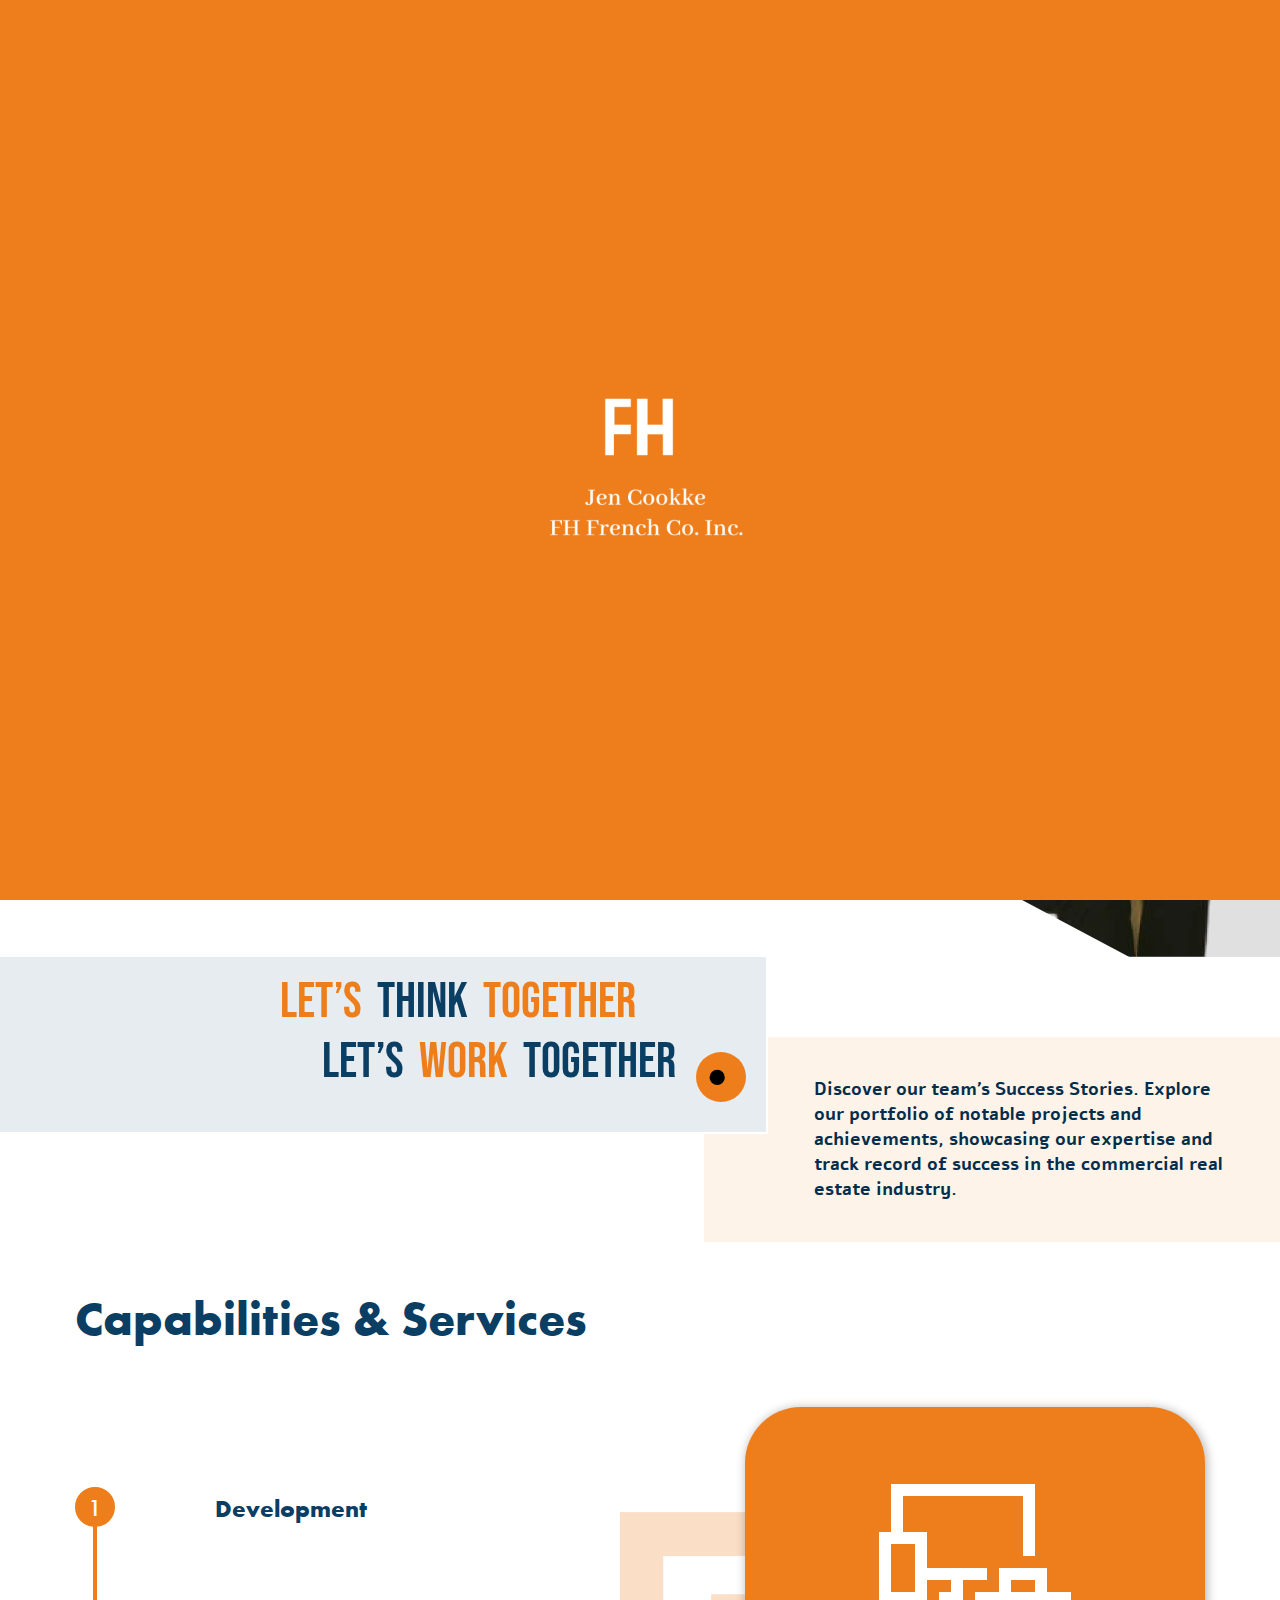
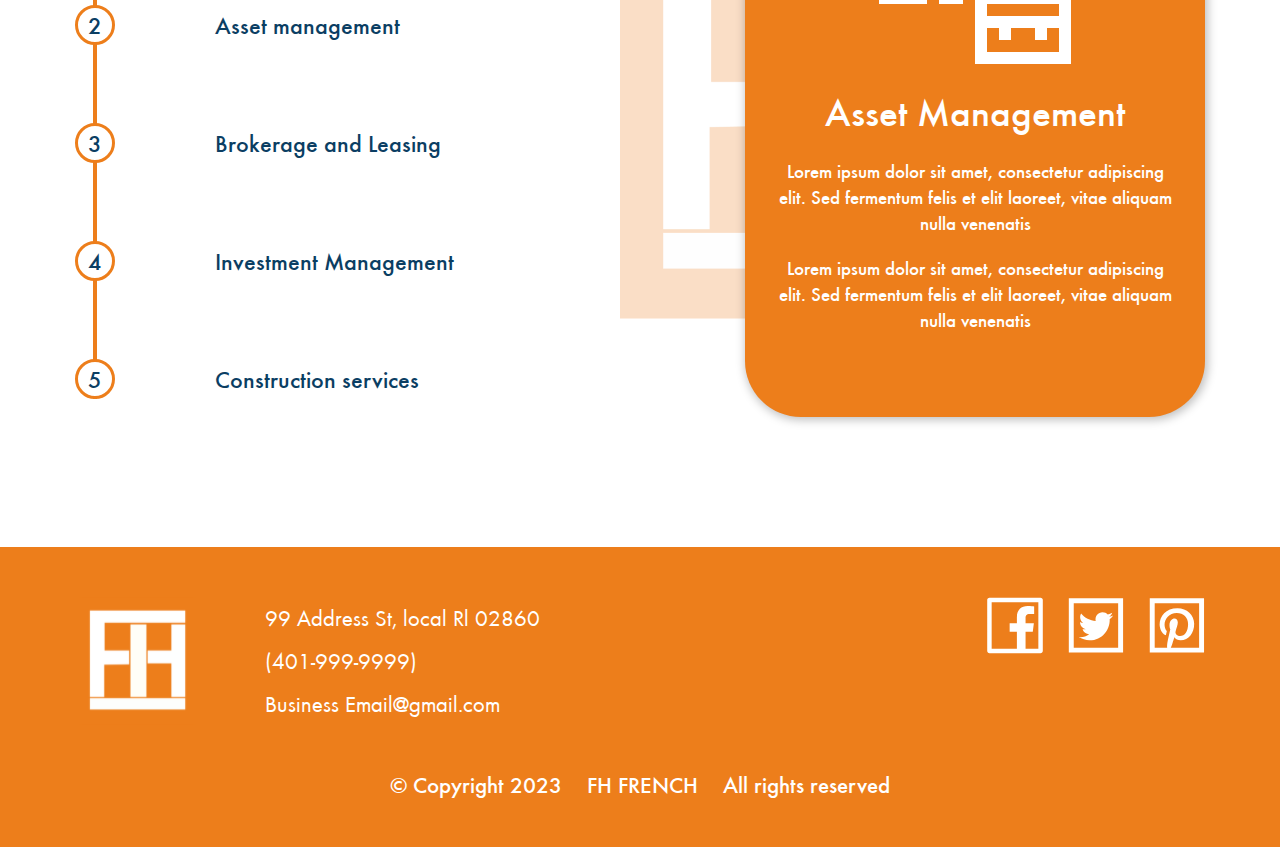
<file: index.html>
<!DOCTYPE html>
<html lang="en">
  <head>
    <meta charset="UTF-8" />
    <meta name="viewport" content="width=device-width, initial-scale=1.0" />

    <!-- Page Title -->
    <title>Home Page | FhFrench</title>

    <!-- Favicon -->
    <link
      rel="shortcut icon"
      href="assets/images/logos/logo-square.svg"
      type="image/x-icon" />

    <!-- Custom CSS File -->
    <link rel="stylesheet" href="assets/css/style.css" />
    <!-- Resonsive CSS -->
    <link rel="stylesheet" href="assets/css/responsive.css" />
  </head>
  <body style="background: #ed7e1b">
    <!-- ################# -->
    <!-- Loading Animation -->
    <!-- ################# -->

    <div id="loading-container">
      <img src="assets/images/svg/loading.gif" alt="Loading Animation" />
    </div>

    <!-- ################# -->
    <!-- Loading Animation -->
    <!-- ################# -->
    <main style="opacity: 0">
      <!-- -------------------------- -->
      <!-- Header Section Starts Here -->
      <!-- -------------------------- -->

      <!-- Floating toggle overlay bubble -->
      <div class="bubble"></div>

      <!-- Menu -->
      <div class="float__menu">
        <ul>
          <li>
            <a href="index.html" class="active">HOME</a>
          </li>
          <li>
            <a href="owner.html">ACADEMIC</a>
          </li>
          <li>
            <a href="fh-french.html">DEVELOPMENT</a>
          </li>
          <li>
            <a href="consulting.html">CONSULTING</a>
          </li>
        </ul>
      </div>

      <!-- Main Header -->
      <header>
        <div class="container">
          <div class="outer__header">
            <!-- Logo -->
            <div class="complex__logo">
              <a href="#">
                <img
                  src="assets/images/logos/jen-cookke.svg"
                  alt="Jen Cookke" />
                <span class="spacer"></span>
                <p class="desc">
                  ONE OF THE BEST
                  <br />
                  MINDS IN REAL ESTATE
                </p>
              </a>
            </div>
            <!-- Floating overlay toggle triggle btn -->
            <div class="menu">
              <a href="#">
                Menu
                <span><span> </span><span> </span></span>
              </a>
            </div>
          </div>
        </div>
      </header>

      <!-- ------------------------ -->
      <!-- Header Section Ends Here -->
      <!-- ------------------------ -->

      <!-- ####### -->
      <!-- ####### -->
      <!-- ####### -->
      <!-- ####### -->

      <!-- ------------------------ -->
      <!-- Hero Section Starts Here -->
      <!-- ------------------------ -->

      <section class="s_hero-section">
        <!-- Buttons -->
        <div class="s_hero-btns">
          <ul>
            <!-- Btn -->
            <li data-section-btn="academic" class="active">
              <a href="owner.html">
                <span>Academic</span>
                <i class="fa-solid fa-right-long"></i>
              </a>
            </li>
            <!-- Btn -->
            <li data-section-btn="development">
              <a href="fh-french.html">
                <span>Development</span>
                <i class="fa-solid fa-right-long"></i>
              </a>
            </li>
            <!-- Btn -->
            <li data-section-btn="counsulting">
              <a href="consulting.html">
                <span>Counsulting</span>
                <i class="fa-solid fa-right-long"></i>
              </a>
            </li>
          </ul>
        </div>
        <!-- Images -->
        <div class="s_hero-images-container">
          <!-- Btn Image Container -->
          <div class="s_hero-image-container active" data-section="academic">
            <!-- Onwer -->
            <img src="assets/images/onwer/4.webp" class="s_owner-img" alt="#" />
            <!-- Content -->
            <div class="s-hero_content">
              <h2>Jen Cookke:</h2>
              <p>
                The fusion of two perspectives, acadamia for innovation and
                robust strategic thinking with the practical and experiential
                deep knowledge of organizational and team success
              </p>
              <span> “A Scholarly Practitioner” </span>
            </div>
          </div>
          <!-- Btn Image Container -->
          <div
            class="s_hero-image-container"
            style="
              background-image: url('assets/images/building-images/1.webp');
            "
            data-section="development">
          </div>
          <!-- Btn Image Container -->
          <div
            class="s_hero-image-container"
            style="
              background-image: url('assets/images/building-images/2.webp');
            "
            data-section="counsulting">
          </div>
        </div>
      </section>

      <!-- ----------------------- -->
      <!--  Hero Section Ends Here -->
      <!-- ----------------------- -->

      <!-- ####### -->
      <!-- ####### -->
      <!-- ####### -->
      <!-- ####### -->

      <!-- ------------------------- -->
      <!-- Quote Section Starts Here -->
      <!-- ------------------------- -->

      <div class="discover__wrapper">
        <div class="container">
          <div class="outer__discover">
            <!-- Quote Title -->
            <div class="left__side">
              <p>
                <span>Let’s</span>
                think
                <span>together</span>
              </p>
              <p>Let’s <span>Work</span> together</p>
              <img src="assets/images/svg/circle.svg" alt="circle" />
            </div>
            <!-- Quote Description -->
            <div class="right__side">
              <p>
                Discover our team’s Success Stories. Explore our portfolio of
                notable projects and achievements, showcasing our expertise and
                track record of success in the commercial real estate industry.
              </p>
            </div>
          </div>
        </div>
      </div>

      <!-- ----------------------- -->
      <!-- Quote Section Ends Here -->
      <!-- ----------------------- -->

      <!-- ####### -->
      <!-- ####### -->
      <!-- ####### -->
      <!-- ####### -->

      <!-- ---------------------------- -->
      <!-- Services Section Starts Here -->
      <!-- ---------------------------- -->

      <div class="capabilities">
        <div class="container">
          <div class="outer__capabilities">
            <!-- Heading -->
            <h2>Capabilities & Services</h2>

            <!-- Main Content -->
            <div class="outer">
              <!-- Services Items Trigger -->
              <div class="switcher">
                <!-- Service Item Trigger -->
                <div class="elem current" data-value="element1">
                  <span>1</span>
                  <p>Development</p>
                </div>

                <!-- Service Item Trigger -->
                <div class="elem" data-value="element2">
                  <span>2</span>
                  <p>Asset management</p>
                </div>

                <!-- Service Item Trigger -->
                <div class="elem" data-value="element3">
                  <span>3</span>
                  <p>Brokerage and Leasing</p>
                </div>

                <!-- Service Item Trigger -->
                <div class="elem" data-value="element4">
                  <span>4</span>
                  <p>Investment Management</p>
                </div>

                <!-- Service Item Trigger -->
                <div class="elem" data-value="element5">
                  <span>5</span>
                  <p>Construction services</p>
                </div>
              </div>

              <!-- Services Items Descriptive Container -->
              <div class="active__element">
                <!-- Services Item Container Background Image -->
                <img
                  src="assets/images/logos/logo-brand.png"
                  alt="brandimage" />

                <!-- Service Item -->
                <div class="element element2">
                  <div class="media">
                    <img src="assets/images/svg/icon.svg" alt="icon" />
                  </div>
                  <div class="desc">
                    <h6>Asset Management</h6>
                    <p>
                      Lorem ipsum dolor sit amet, consectetur adipiscing elit.
                      Sed fermentum felis et elit laoreet, vitae aliquam nulla
                      venenatis
                    </p>
                    <p>
                      Lorem ipsum dolor sit amet, consectetur adipiscing elit.
                      Sed fermentum felis et elit laoreet, vitae aliquam nulla
                      venenatis
                    </p>
                  </div>
                </div>

                <!-- Service Item -->
                <div class="element element1" style="display: none">
                  <div class="media">
                    <img src="assets/images/svg/icon.svg" alt="icon" />
                  </div>
                  <div class="desc">
                    <h6>Development</h6>
                    <p>
                      Lorem ipsum dolor sit amet, consectetur adipiscing elit.
                      Sed fermentum felis et elit laoreet, vitae aliquam nulla
                      venenatis
                    </p>
                    <p>
                      Lorem ipsum dolor sit amet, consectetur adipiscing elit.
                      Sed fermentum felis et elit laoreet, vitae aliquam nulla
                      venenatis
                    </p>
                  </div>
                </div>

                <!-- Service Item -->
                <div class="element element3" style="display: none">
                  <div class="media">
                    <img src="assets/images/svg/icon.svg" alt="icon" />
                  </div>
                  <div class="desc">
                    <h6>Brokerage and Leasing</h6>
                    <p>
                      Lorem ipsum dolor sit amet, consectetur adipiscing elit.
                      Sed fermentum felis et elit laoreet, vitae aliquam nulla
                      venenatis
                    </p>
                    <p>
                      Lorem ipsum dolor sit amet, consectetur adipiscing elit.
                      Sed fermentum felis et elit laoreet, vitae aliquam nulla
                      venenatis
                    </p>
                  </div>
                </div>

                <!-- Service Item -->
                <div class="element element4" style="display: none">
                  <div class="media">
                    <img src="assets/images/svg/icon.svg" alt="icon" />
                  </div>
                  <div class="desc">
                    <h6>Investment Management</h6>
                    <p>
                      Lorem ipsum dolor sit amet, consectetur adipiscing elit.
                      Sed fermentum felis et elit laoreet, vitae aliquam nulla
                      venenatis
                    </p>
                    <p>
                      Lorem ipsum dolor sit amet, consectetur adipiscing elit.
                      Sed fermentum felis et elit laoreet, vitae aliquam nulla
                      venenatis
                    </p>
                  </div>
                </div>

                <!-- Service Item -->
                <div class="element element5" style="display: none">
                  <div class="media">
                    <img src="assets/images/svg/icon.svg" alt="icon" />
                  </div>
                  <div class="desc">
                    <h6>Construction services</h6>
                    <p>
                      Lorem ipsum dolor sit amet, consectetur adipiscing elit.
                      Sed fermentum felis et elit laoreet, vitae aliquam nulla
                      venenatis
                    </p>
                    <p>
                      Lorem ipsum dolor sit amet, consectetur adipiscing elit.
                      Sed fermentum felis et elit laoreet, vitae aliquam nulla
                      venenatis
                    </p>
                  </div>
                </div>
              </div>
            </div>
          </div>
        </div>
      </div>

      <!-- -------------------------- -->
      <!-- Services Section Ends Here -->
      <!-- -------------------------- -->

      <!-- ####### -->
      <!-- ####### -->
      <!-- ####### -->
      <!-- ####### -->

      <!-- -------------------------- -->
      <!-- Footer Section Starts Here -->
      <!-- -------------------------- -->

      <footer>
        <div class="container">
          <div class="outer__footer">
            <!-- Footer Information -->
            <div class="top__footer">
              <!-- Footer Info -->
              <div class="left">
                <a href="#">
                  <img src="assets/images/logos/logo-square.svg" alt="log" />
                </a>
                <ul>
                  <li> <a href="#"> 99 Address St, local Rl 02860</a> </li>
                  <li> <a href="#"> (401-999-9999)</a> </li>
                  <li> <a href="#"> Business Email@gmail.com</a></li>
                </ul>
              </div>

              <!-- Footer Links -->
              <div class="right">
                <ul>
                  <li>
                    <a href="#">
                      <img
                        src="assets/images/svg/facebook-icon.svg"
                        alt="soc" />
                    </a>
                  </li>
                  <li>
                    <a href="#">
                      <img src="assets/images/svg/twitter-icon.svg" alt="soc" />
                    </a>
                  </li>
                  <li>
                    <a href="#">
                      <img
                        src="assets/images/svg/pinterest-icon.svg"
                        alt="soc" />
                    </a>
                  </li>
                </ul>
              </div>
            </div>

            <!-- Footer Bottom -->
            <div class="bottom__footer">
              <ul>
                <li>&copy; Copyright 2023</li>
                <li>
                  <a href="#">FH FRENCH</a>
                </li>
                <li>All rights reserved</li>
              </ul>
            </div>
          </div>
        </div>
      </footer>

      <!-- -------------------------- -->
      <!-- Footer Section Starts Here -->
      <!-- -------------------------- -->
    </main>
  </body>

  <!-- JavaScript CDNs -->
  <script src="https://polyfill.io/v3/polyfill.min.js?features=default"></script>

  <!-- JavaScript Local Files -->
  <script src="assets/js/jquery.min.js"></script>
  <script src="assets/js/slick.min.js"></script>
  <script src="assets/js/script.js"></script>
  <script>
    const sectionBtns = document.querySelectorAll("li[data-section-btn]");
    const section = document.querySelectorAll("[data-section]");

    sectionBtns.forEach((btn, index) => {
      btn.addEventListener("mouseenter", () => {
        const identifier = btn.getAttribute("data-section-btn");
        // Manuplating with btns
        sectionBtns.forEach((_btn) => {
          _btn.classList.remove("active");
        });
        btn.classList.add("active");

        // Manuplating with sections
        section.forEach((_section) => {
          _section.classList.remove("active");
        });
        document
          .querySelector(`[data-section="${identifier}"]`)
          .classList.add("active");
      });
    });
  </script>
</html>
</file>
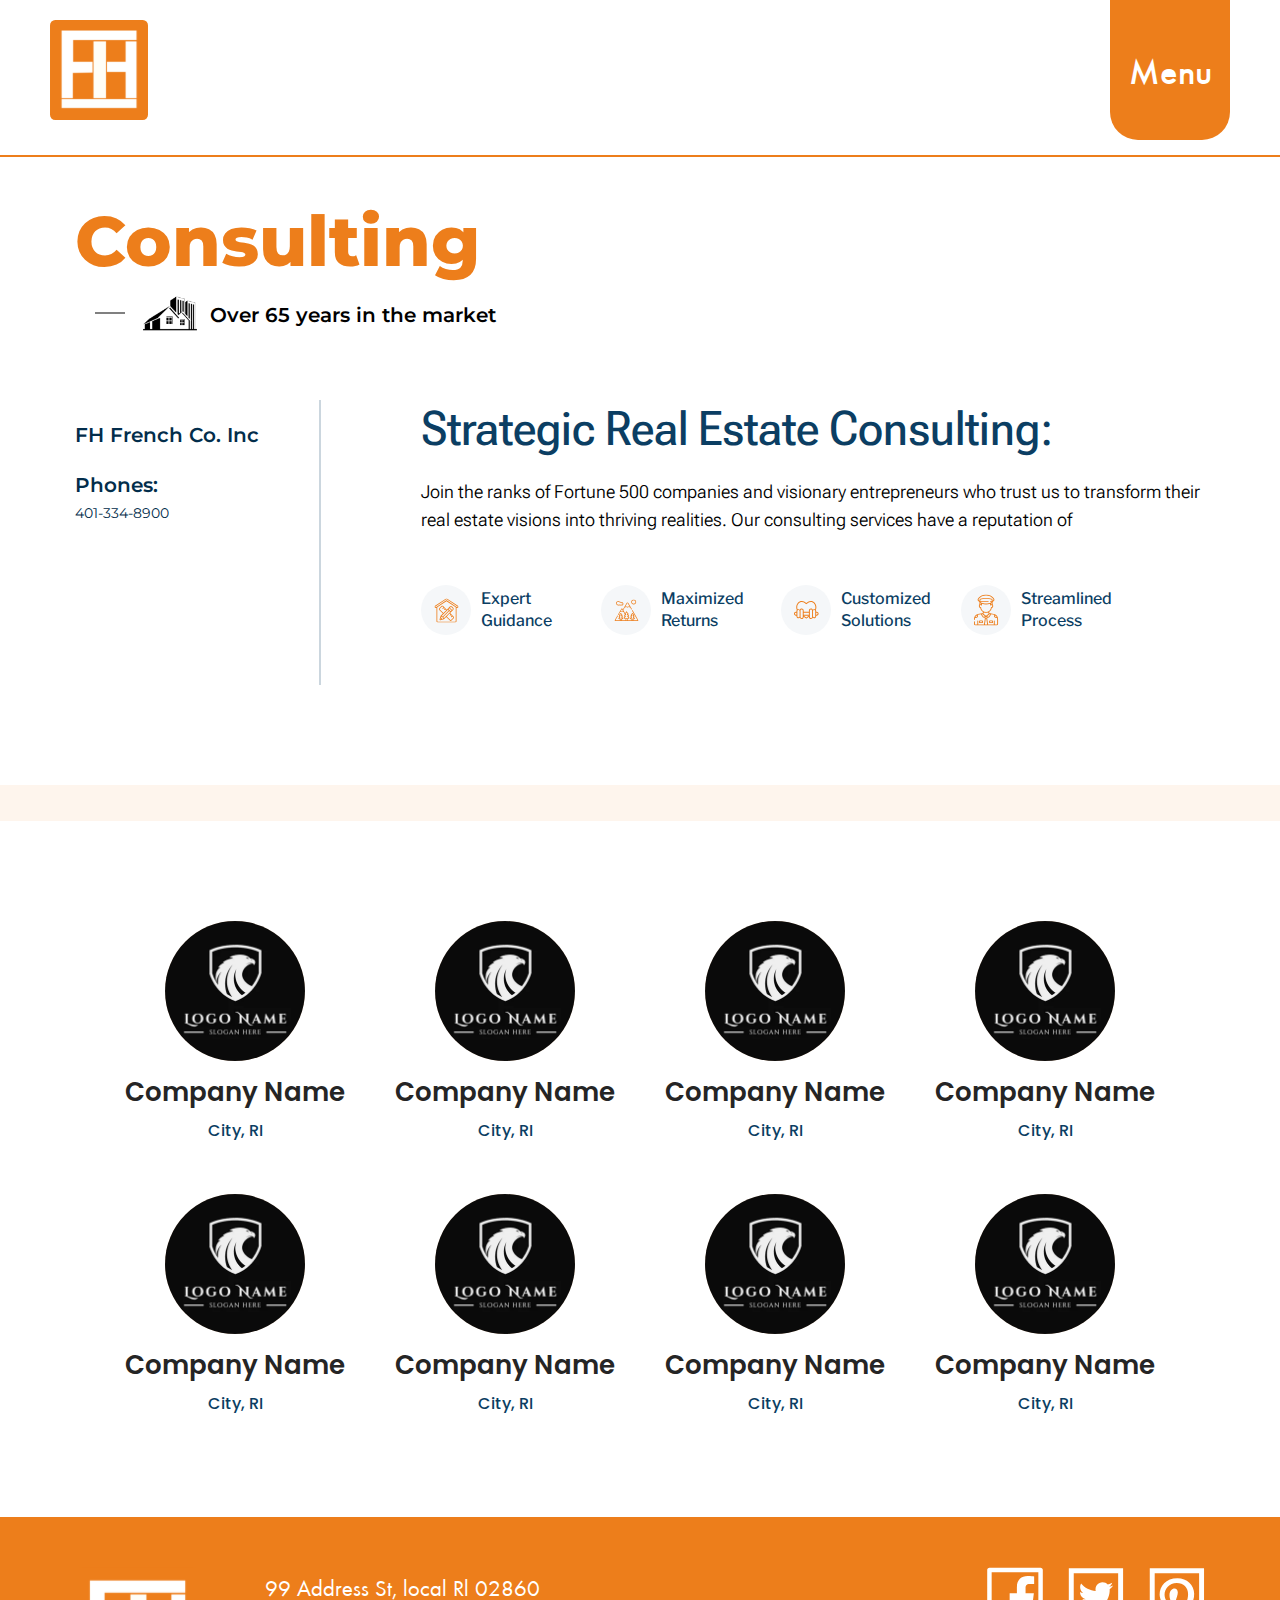
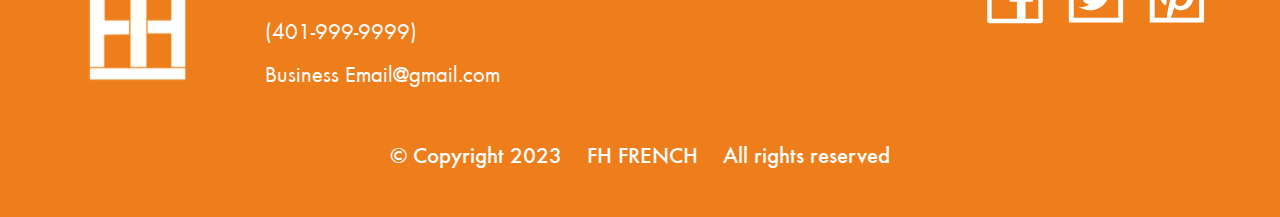
<file: consulting.html>
<!DOCTYPE html>
<html lang="en">
  <head>
    <meta charset="UTF-8" />
    <meta name="viewport" content="width=device-width, initial-scale=1.0" />

    <!-- Page Title -->
    <title>Consulting | FhFrench</title>

    <!-- Favicon -->
    <link
      rel="shortcut icon"
      href="assets/images/logos/logo-square.svg"
      type="image/x-icon" />

    <!-- Custom CSS File -->
    <link rel="stylesheet" href="assets/css/style.css" />
    <!-- Resonsive CSS -->
    <link rel="stylesheet" href="assets/css/responsive.css" />
  </head>
  <body>
    <!-- -------------------------- -->
    <!-- Header Section Starts Here -->
    <!-- -------------------------- -->

    <!-- Floating toggle overlay bubble -->
    <div class="bubble"></div>

    <!-- Menu -->
    <div class="float__menu">
      <ul>
        <li>
          <a href="index.html">HOME</a>
        </li>
        <li>
          <a href="owner.html">ACADEMIC</a>
        </li>
        <li>
          <a href="fh-french.html">DEVELOPMENT</a>
        </li>
        <li>
          <a href="consulting.html" class="active">CONSULTING</a>
        </li>
      </ul>
    </div>

    <!-- Main Header -->
    <header>
      <div class="container">
        <div class="outer__header">
          <!-- Logo -->
          <a href="#">
            <img src="assets/images/logos/logo-square.svg" alt="Logo" />
          </a>
          <!-- Floating overlay toggle triggle btn -->
          <div class="menu">
            <a href="#">
              Menu
              <span><span> </span><span> </span></span>
            </a>
          </div>
        </div>
      </div>
    </header>

    <!-- ------------------------ -->
    <!-- Header Section Ends Here -->
    <!-- ------------------------ -->

    <!-- ####### -->
    <!-- ####### -->
    <!-- ####### -->
    <!-- ####### -->

    <!-- ----------------------------------- -->
    <!-- Consulting Hero Section Starts Here -->
    <!-- ----------------------------------- -->

    <section class="consulting_hero-section">
      <div class="container">
        <div class="consulting_hero-container">
          <!-- Title -->
          <div class="consulting-headings">
            <h1>Consulting</h1>
            <!-- Image + Tagline -->
            <div class="cons_desc">
              <img src="assets/images/svg/building-icon.png" alt="#" />
              <span>Over 65 years in the market</span>
            </div>
          </div>
          <!-- Consultation Services -->
          <div class="company_details-container">
            <!-- Contact Info -->
            <div class="company_contact">
              <h3>FH French Co. Inc</h3>
              <ul>
                <li>
                  <p>Phones:</p>
                  <a href="#">401-334-8900</a>
                </li>
              </ul>
            </div>
            <!-- Details -->
            <div class="company_details">
              <h1>Strategic Real Estate Consulting: </h1>
              <p>
                Join the ranks of Fortune 500 companies and visionary
                entrepreneurs who trust us to transform their real estate
                visions into thriving realities. Our consulting services have a
                reputation of
              </p>
              <ul class="company_features">
                <!-- Item -->
                <li>
                  <div>
                    <img src="assets/images/svg/house-edit-icon.svg" alt="#" />
                  </div>
                  <span>Expert Guidance</span>
                </li>
                <!-- Item -->
                <li>
                  <div>
                    <img src="assets/images/svg/mountain-icon.svg" alt="#" />
                  </div>
                  <span>Maximized Returns</span>
                </li>
                <!-- Item -->
                <li>
                  <div>
                    <img src="assets/images/svg/heart-icon.svg" alt="#" />
                  </div>
                  <span>Customized Solutions</span>
                </li>
                <!-- Item -->
                <li>
                  <div>
                    <img src="assets/images/svg/security-icon.svg" alt="#" />
                  </div>
                  <span>Streamlined Process</span>
                </li>
              </ul>
            </div>
          </div>
        </div>
      </div>
    </section>

    <!-- --------------------------------- -->
    <!-- Consulting Hero Section Ends Here -->
    <!-- --------------------------------- -->

    <!-- ####### -->
    <!-- ####### -->
    <!-- ####### -->
    <!-- ####### -->

    <!-- --------------------------------- -->
    <!-- Company Logos Section Starts Here -->
    <!-- --------------------------------- -->

    <section class="company_logos-section">
      <div class="container">
        <ul class="company_logos-container">
          <!-- Item -->
          <li>
            <div>
              <img src="assets/images/other-logos/demi-logo.webp" alt="#" />
            </div>
            <h3>Company Name</h3>
            <span>City, RI</span>
          </li>
          <!-- Item -->
          <!-- Item -->
          <li>
            <div>
              <img src="assets/images/other-logos/demi-logo.webp" alt="#" />
            </div>
            <h3>Company Name</h3>
            <span>City, RI</span>
          </li>
          <!-- Item -->
          <li>
            <div>
              <img src="assets/images/other-logos/demi-logo.webp" alt="#" />
            </div>
            <h3>Company Name</h3>
            <span>City, RI</span>
          </li>
          <!-- Item -->
          <li>
            <div>
              <img src="assets/images/other-logos/demi-logo.webp" alt="#" />
            </div>
            <h3>Company Name</h3>
            <span>City, RI</span>
          </li>
          <!-- Item -->
          <li>
            <div>
              <img src="assets/images/other-logos/demi-logo.webp" alt="#" />
            </div>
            <h3>Company Name</h3>
            <span>City, RI</span>
          </li>
          <!-- Item -->
          <li>
            <div>
              <img src="assets/images/other-logos/demi-logo.webp" alt="#" />
            </div>
            <h3>Company Name</h3>
            <span>City, RI</span>
          </li>
          <!-- Item -->
          <li>
            <div>
              <img src="assets/images/other-logos/demi-logo.webp" alt="#" />
            </div>
            <h3>Company Name</h3>
            <span>City, RI</span>
          </li>
          <!-- Item -->
          <li>
            <div>
              <img src="assets/images/other-logos/demi-logo.webp" alt="#" />
            </div>
            <h3>Company Name</h3>
            <span>City, RI</span>
          </li>
        </ul>
      </div>
    </section>

    <!-- --------------------------------- -->
    <!-- Company Logos Section Ends Here -->
    <!-- --------------------------------- -->

    <!-- ####### -->
    <!-- ####### -->
    <!-- ####### -->
    <!-- ####### -->

    <!-- -------------------------- -->
    <!-- Footer Section Starts Here -->
    <!-- -------------------------- -->

    <footer>
      <div class="container">
        <div class="outer__footer">
          <!-- Footer Information -->
          <div class="top__footer">
            <!-- Footer Info -->
            <div class="left">
              <a href="#">
                <img src="assets/images/logos/logo-square.svg" alt="log" />
              </a>
              <ul>
                <li> <a href="#"> 99 Address St, local Rl 02860</a> </li>
                <li> <a href="#"> (401-999-9999)</a> </li>
                <li> <a href="#"> Business Email@gmail.com</a></li>
              </ul>
            </div>

            <!-- Footer Links -->
            <div class="right">
              <ul>
                <li>
                  <a href="#">
                    <img src="assets/images/svg/facebook-icon.svg" alt="soc" />
                  </a>
                </li>
                <li>
                  <a href="#">
                    <img src="assets/images/svg/twitter-icon.svg" alt="soc" />
                  </a>
                </li>
                <li>
                  <a href="#">
                    <img src="assets/images/svg/pinterest-icon.svg" alt="soc" />
                  </a>
                </li>
              </ul>
            </div>
          </div>

          <!-- Footer Bottom -->
          <div class="bottom__footer">
            <ul>
              <li>&copy; Copyright 2023</li>
              <li>
                <a href="#">FH FRENCH</a>
              </li>
              <li>All rights reserved</li>
            </ul>
          </div>
        </div>
      </div>
    </footer>

    <!-- -------------------------- -->
    <!-- Footer Section Ends Here -->
    <!-- -------------------------- -->
  </body>

  <!-- JavaScript CDNs -->
  <script src="https://polyfill.io/v3/polyfill.min.js?features=default"></script>

  <!-- JavaScript Local Files -->
  <script src="assets/js/jquery.min.js"></script>
  <script src="assets/js/slick.min.js"></script>
  <script src="assets/js/script.js"></script>
</html>
</file>
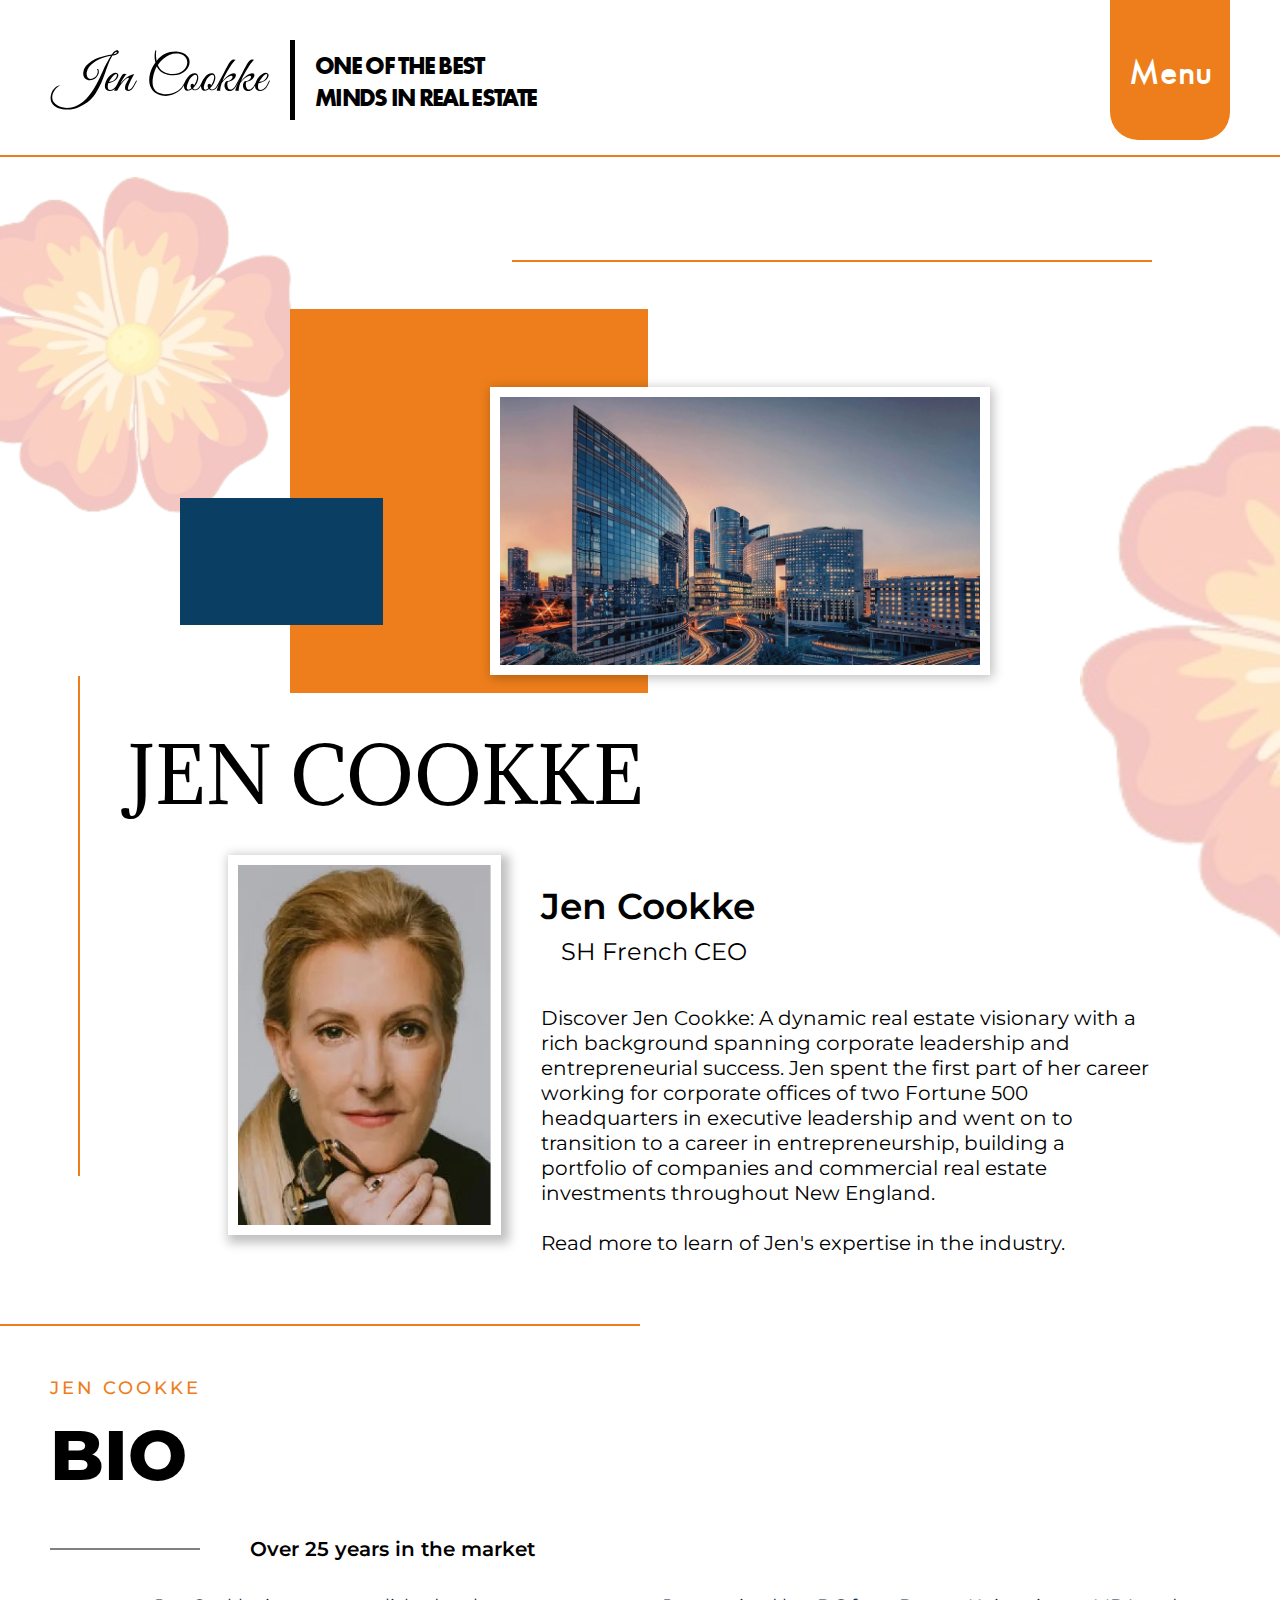
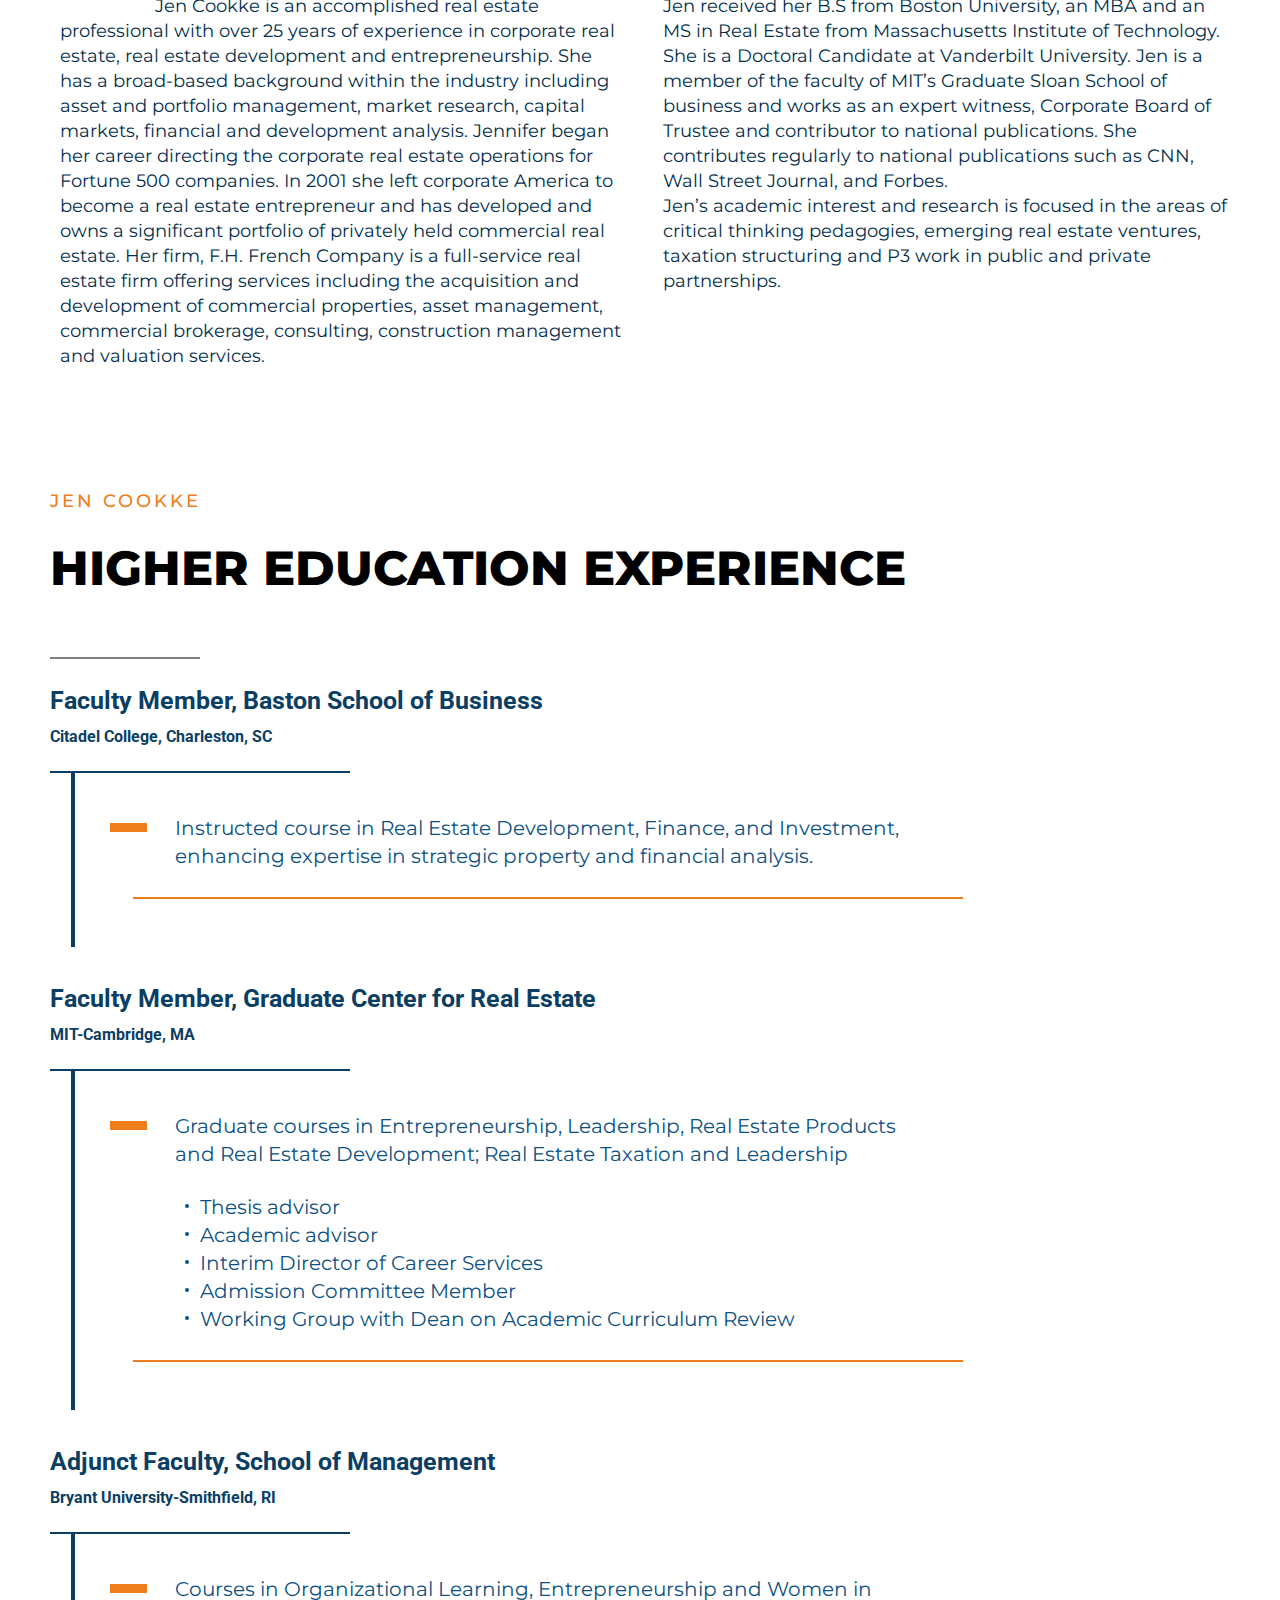
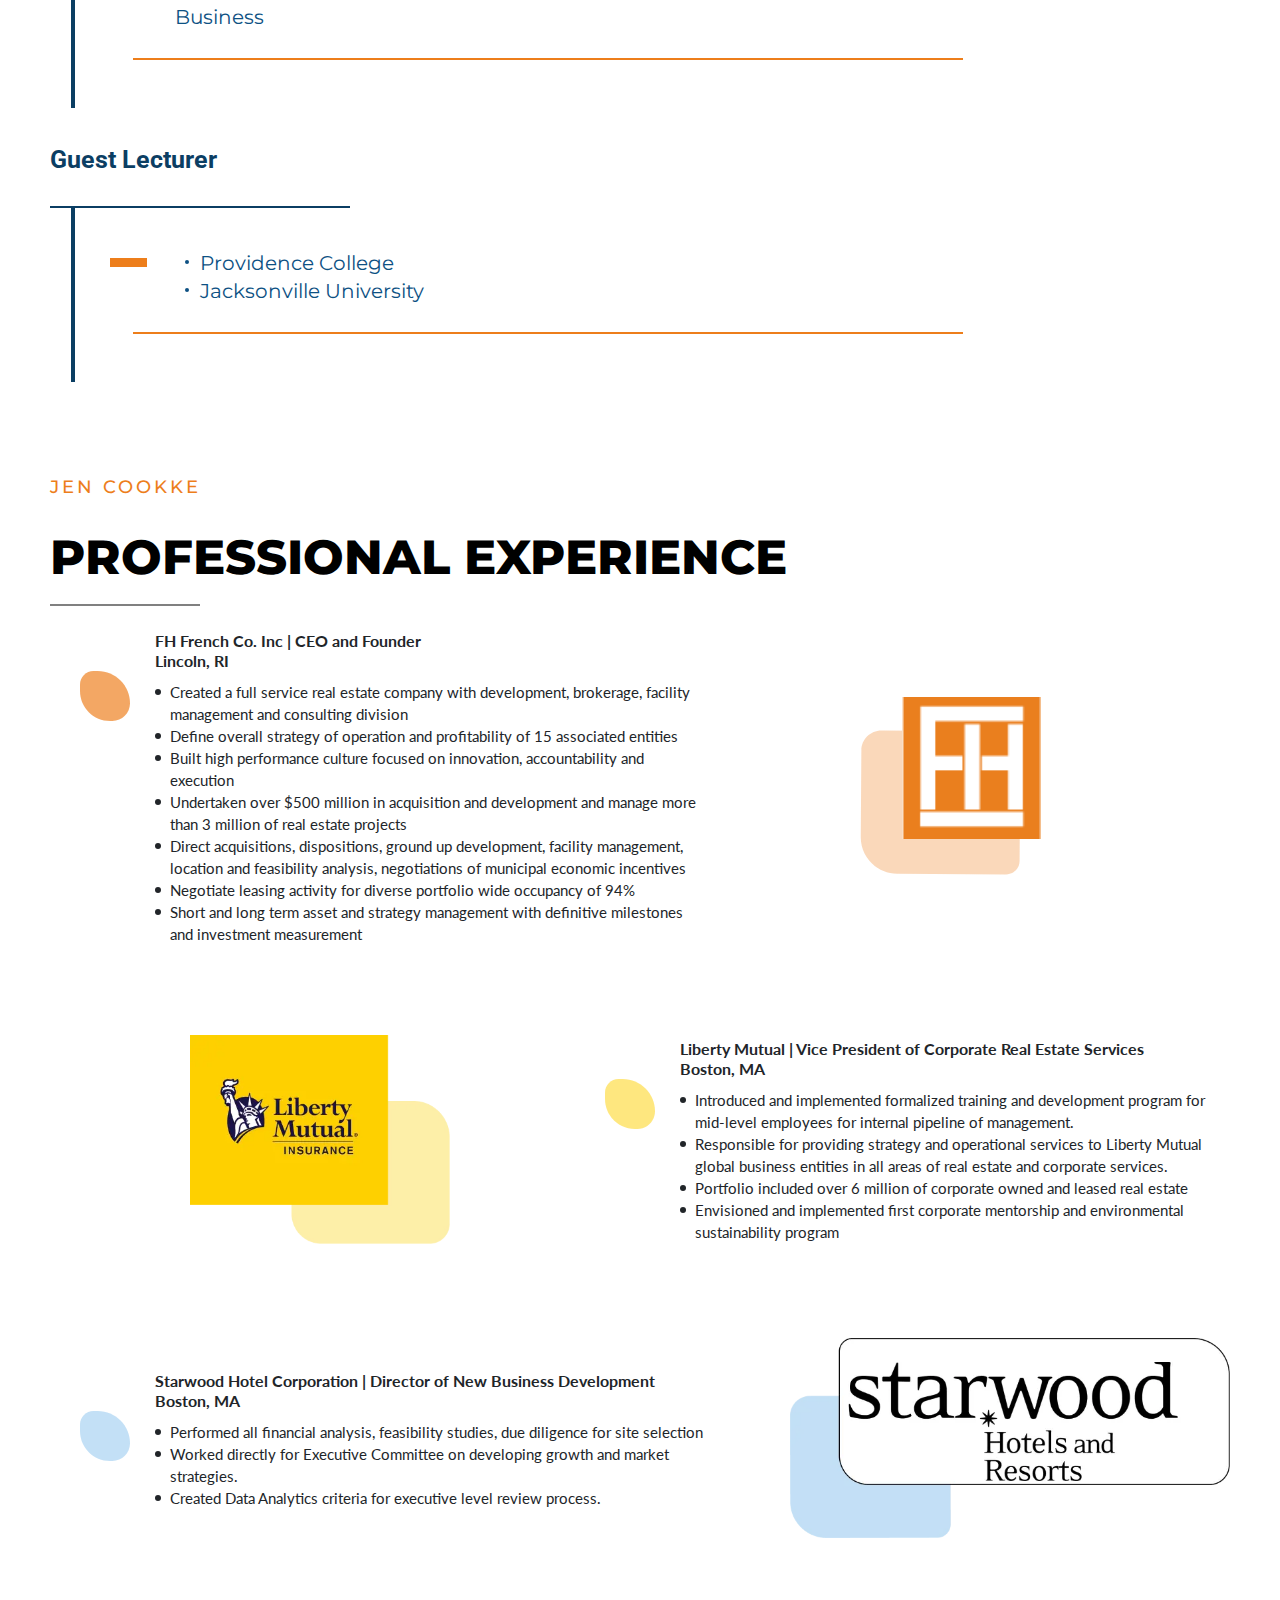
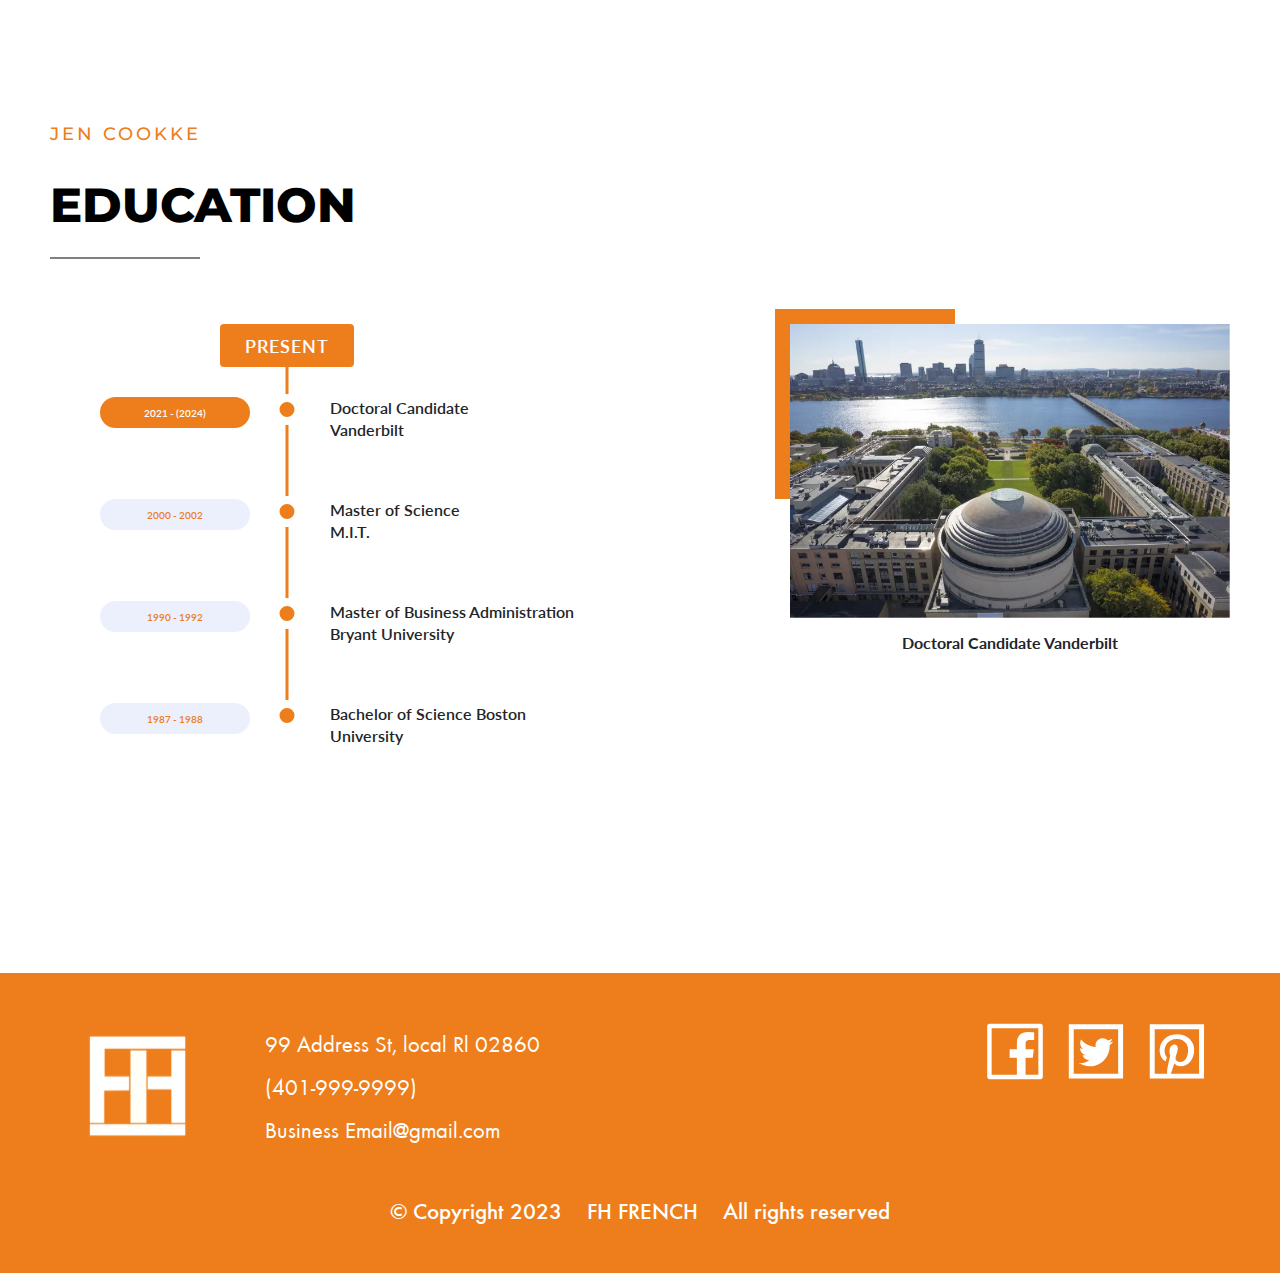
<file: owner.html>
<!DOCTYPE html>
<html lang="en">
  <head>
    <meta charset="UTF-8" />
    <meta name="viewport" content="width=device-width, initial-scale=1.0" />

    <!-- Page Title -->
    <title>Jen Cookke | FhFrench</title>

    <!-- Favicon -->
    <link
      rel="shortcut icon"
      href="assets/images/logos/logo-square.svg"
      type="image/x-icon" />

    <!-- Custom CSS File -->
    <link rel="stylesheet" href="assets/css/style.css" />
    <!-- Resonsive CSS -->
    <link rel="stylesheet" href="assets/css/responsive.css" />
  </head>
  <body>
    <!-- -------------------------- -->
    <!-- Header Section Starts Here -->
    <!-- -------------------------- -->

    <!-- Floating toggle overlay bubble -->
    <div class="bubble"></div>

    <!-- Menu -->
    <div class="float__menu">
      <ul>
        <li>
          <a href="index.html">HOME</a>
        </li>
        <li>
          <a href="owner.html" class="active">ACADEMIC</a>
        </li>
        <li>
          <a href="fh-french.html">DEVELOPMENT</a>
        </li>
        <li>
          <a href="consulting.html">CONSULTING</a>
        </li>
      </ul>
    </div>

    <!-- Main Header -->
    <header>
      <div class="container">
        <div class="outer__header">
          <!-- Logo -->
          <div class="complex__logo">
            <a href="#">
              <img src="assets/images/logos/jen-cookke.svg" alt="Jen Cookke" />
              <span class="spacer"></span>
              <p class="desc">
                ONE OF THE BEST
                <br />
                MINDS IN REAL ESTATE
              </p>
            </a>
          </div>
          <!-- Floating overlay toggle triggle btn -->
          <div class="menu">
            <a href="#">
              Menu
              <span><span> </span><span> </span></span>
            </a>
          </div>
        </div>
      </div>
    </header>

    <!-- ------------------------ -->
    <!-- Header Section Ends Here -->
    <!-- ------------------------ -->

    <!-- ####### -->
    <!-- ####### -->
    <!-- ####### -->
    <!-- ####### -->

    <!-- ------------------------------------- -->
    <!-- Owner Information Section Starts Here -->
    <!-- ------------------------------------- -->

    <section class="owner-section-main">
      <div class="owner-section">
        <!-- Flowers on the Background -->
        <div class="bg_imgs">
          <img src="assets/images/svg/flower.png" alt="#" class="img1" />
          <img src="assets/images/svg/flower.png" alt="#" class="img2" />
        </div>
        <div class="owner-container">
          <!-- Hero Rects -->
          <div class="owner_rects">
            <img src="assets/images/building-images/13.webp" alt="#" />
          </div>
          <!-- Owner Details -->
          <div class="owner-details">
            <h1>Jen Cookke</h1>
            <div class="info">
              <!-- Image -->
              <div class="img">
                <img src="assets/images/onwer/3.webp" alt="#" />
              </div>
              <!-- Name + Description -->
              <div class="text">
                <h3>Jen Cookke</h3>
                <span>SH French CEO</span>
                <p>
                  Discover Jen Cookke: A dynamic real estate visionary with a
                  rich background spanning corporate leadership and
                  entrepreneurial success. Jen spent the first part of her
                  career working for corporate offices of two Fortune 500
                  headquarters in executive leadership and went on to transition
                  to a career in entrepreneurship, building a portfolio of
                  companies and commercial real estate investments throughout
                  New England.
                  <br />
                  <br />
                  Read more to learn of Jen's expertise in the industry.
                </p>
              </div>
            </div>
          </div>
        </div>
      </div>
    </section>

    <!-- ----------------------------------- -->
    <!-- Owner Information Section Ends Here -->
    <!-- --------------------------- ---------->

    <!-- ####### -->
    <!-- ####### -->
    <!-- ####### -->
    <!-- ####### -->

    <!-- ----------------------------- -->
    <!-- Owner Bio Section Starts Here -->
    <!-- ----------------------------- -->

    <div class="bio__wrapper">
      <div class="container">
        <div class="outer__bio">
          <!-- Heading and Title -->
          <div class="title">
            <span>JEN COOKKE</span>
            <h2>BIO</h2>
          </div>
          <div class="tag">
            <span></span>
            <p>Over 25 years in the market</p>
          </div>
          <!-- Description -->
          <div class="desc__elements">
            <!-- Desc Item -->
            <div class="elem">
              <p>
                <span></span> Jen Cookke is an accomplished real estate
                professional with over 25 years of experience in corporate real
                estate, real estate development and entrepreneurship. She has a
                broad-based background within the industry including asset and
                portfolio management, market research, capital markets,
                financial and development analysis. Jennifer began her career
                directing the corporate real estate operations for Fortune 500
                companies. In 2001 she left corporate America to become a real
                estate entrepreneur and has developed and owns a significant
                portfolio of privately held commercial real estate. Her firm,
                F.H. French Company is a full-service real estate firm offering
                services including the acquisition and development of commercial
                properties, asset management, commercial brokerage, consulting,
                construction management and valuation services.
              </p>
            </div>

            <!-- Desc Item -->
            <div class="elem">
              <p>
                Jen received her B.S from Boston University, an MBA and an MS in
                Real Estate from Massachusetts Institute of Technology. She is a
                Doctoral Candidate at Vanderbilt University. Jen is a member of
                the faculty of MIT’s Graduate Sloan School of business and works
                as an expert witness, Corporate Board of Trustee and contributor
                to national publications. She contributes regularly to national
                publications such as CNN, Wall Street Journal, and Forbes. 
                <br />
                Jen’s academic interest and research is focused in the areas of
                critical thinking pedagogies, emerging real estate ventures,
                taxation structuring and P3 work in public and private
                partnerships.
              </p>
            </div>
          </div>
        </div>
      </div>
    </div>

    <!-- --------------------------- -->
    <!-- Owner Bio Section Ends Here -->
    <!-- --------------------------- -->

    <!-- ####### -->
    <!-- ####### -->
    <!-- ####### -->
    <!-- ####### -->

    <!-- ------------------------------- -->
    <!-- Owner Study Section Starts Here -->
    <!-- ------------------------------- -->

    <div class="education__wrapper">
      <div class="container">
        <div class="outer__education">
          <!-- Heading and Title -->
          <div class="top">
            <span>JEN COOKKE</span>
            <h2>HIGHER EDUCATION EXPERIENCE</h2>
          </div>

          <!-- Education Items Container -->
          <div class="inner">
            <!-- Education Item -->
            <div class="elem">
              <div class="title">
                <p>Faculty Member, Baston School of Business</p>
                <span>Citadel College, Charleston, SC</span>
              </div>
              <div class="content">
                <div class="information">
                  <p>
                    Instructed course in Real Estate Development, Finance, and
                    Investment, enhancing expertise in strategic property and
                    financial analysis.
                  </p>
                </div>
              </div>
            </div>

            <!-- Education Item -->
            <div class="elem">
              <div class="title">
                <p>Faculty Member, Graduate Center for Real Estate</p>
                <span>MIT-Cambridge, MA</span>
              </div>
              <div class="content">
                <div class="information">
                  <p>
                    Graduate courses in Entrepreneurship, Leadership, Real
                    Estate Products and Real Estate Development; Real Estate
                    Taxation and Leadership
                  </p>
                  <ul>
                    <li>Thesis advisor</li>
                    <li>Academic advisor</li>
                    <li>Interim Director of Career Services</li>
                    <li>Admission Committee Member</li>
                    <li>
                      Working Group with Dean on Academic Curriculum Review
                    </li>
                  </ul>
                </div>
              </div>
            </div>

            <!-- Education Item -->
            <div class="elem">
              <div class="title">
                <p>Adjunct Faculty, School of Management</p>
                <span>Bryant University-Smithfield, RI</span>
              </div>
              <div class="content">
                <div class="information">
                  <p>
                    Courses in Organizational Learning, Entrepreneurship and
                    Women in Business
                  </p>
                </div>
              </div>
            </div>

            <!-- Education Item -->
            <div class="elem">
              <div class="title">
                <p>Guest Lecturer</p>
              </div>
              <div class="content">
                <div class="information">
                  <ul>
                    <li>Providence College</li>
                    <li>Jacksonville University</li>
                  </ul>
                </div>
              </div>
            </div>
          </div>
        </div>
      </div>
    </div>

    <!-- ----------------------------- -->
    <!-- Owner Study Section Ends Here -->
    <!-- ----------------------------- -->

    <!-- ####### -->
    <!-- ####### -->
    <!-- ####### -->
    <!-- ####### -->

    <!-- ------------------------------------------------- -->
    <!-- Owner Professional Experience Section Starts Here -->
    <!-- ------------------------------------------------- -->

    <div class="experience__wrapper">
      <div class="container">
        <div class="outer__experience">
          <!-- Heading and Title -->
          <div class="top">
            <span>JEN COOKKE</span>
            <h2>Professional Experience</h2>
          </div>

          <!-- Experience Items Container -->
          <div class="inner">
            <!-- Experience Item -->
            <div class="elem">
              <div class="desc">
                <img src="assets/images/svg/leaf-orange.svg" alt="leaf" />
                <p>
                  FH French Co. Inc | CEO and Founder
                  <br />
                  Lincoln, RI
                </p>
                <ul>
                  <li>
                    Created a full service real estate company with development,
                    brokerage, facility management and consulting division
                  </li>
                  <li>
                    Define overall strategy of operation and profitability of 15
                    associated entities
                  </li>
                  <li>
                    Built high performance culture focused on innovation,
                    accountability and execution
                  </li>
                  <li>
                    Undertaken over $500 million in acquisition and development
                    and manage more than 3 million of real estate projects
                  </li>
                  <li>
                    Direct acquisitions, dispositions, ground up development,
                    facility management, location and feasibility analysis,
                    negotiations of municipal economic incentives
                  </li>
                  <li>
                    Negotiate leasing activity for diverse portfolio wide
                    occupancy of 94%
                  </li>
                  <li>
                    Short and long term asset and strategy management with
                    definitive milestones and investment measurement
                  </li>
                </ul>
              </div>
              <!-- Image -->
              <div class="media">
                <img
                  src="assets/images/logos/logo-shadow.svg"
                  alt="experience" />
              </div>
            </div>

            <!-- Experience Item -->
            <div class="elem">
              <div class="media">
                <img
                  src="assets/images/other-logos/liberty-mutual.webp"
                  alt="experience"
                  style="max-width: 260px" />
              </div>
              <div class="desc">
                <img src="assets/images/svg/leaf-yellow.svg" alt="leaf" />
                <p>
                  Liberty Mutual | Vice President of Corporate Real Estate
                  Services
                  <br />
                  Boston, MA
                </p>
                <ul>
                  <li>
                    Introduced and implemented formalized training and
                    development program for mid-level employees for internal
                    pipeline of management.
                  </li>
                  <li>
                    Responsible for providing strategy and operational services
                    to Liberty Mutual global business entities in all areas of
                    real estate and corporate services.
                  </li>
                  <li>
                    Portfolio included over 6 million of corporate owned and
                    leased real estate
                  </li>
                  <li>
                    Envisioned and implemented first corporate mentorship and
                    environmental sustainability program
                  </li>
                </ul>
              </div>
            </div>

            <!-- Experience Item -->
            <div class="elem">
              <div class="desc">
                <img src="assets/images/svg/leaf-blue.svg" alt="leaf" />
                <p>
                  Starwood Hotel Corporation | Director of New Business
                  Development
                  <br />
                  Boston, MA
                </p>
                <ul>
                  <li>
                    Performed all financial analysis, feasibility studies, due
                    diligence for site selection
                  </li>
                  <li>
                    Worked directly for Executive Committee on developing growth
                    and market strategies.
                  </li>
                  <li>
                    Created Data Analytics criteria for executive level review
                    process.
                  </li>
                </ul>
              </div>
              <div class="media">
                <img
                  src="assets/images/other-logos/starwood.webp"
                  alt="experience"
                  style="max-width: 440px" />
              </div>
            </div>
          </div>
        </div>
      </div>
    </div>

    <!-- ----------------------------------------------- -->
    <!-- Owner Professional Experience Section Ends Here -->
    <!-- ----------------------------------------------- -->

    <!-- ####### -->
    <!-- ####### -->
    <!-- ####### -->
    <!-- ####### -->

    <!-- ---------------------------------------------- -->
    <!-- Owner Education Experience Section Starts Here -->
    <!-- ---------------------------------------------- -->

    <div class="education__roadmap">
      <div class="container">
        <div class="outer__education">
          <!-- Heading and Title -->
          <div class="top">
            <span>JEN COOKKE</span>
            <h2>Education</h2>
          </div>
          <div class="inner">
            <div class="roadmap">
              <div class="title">
                <span>Present</span>
              </div>

              <!-- Responsive Block for Mobile -->
              <div class="mobile__switcher">
                <div class="elem" data-value="block1">
                  <span>2021 - (2024)</span>
                </div>
                <div class="elem" data-value="block2">
                  <span>2000 - 2002</span>
                </div>
                <div class="elem" data-value="block3">
                  <span>1990 - 1992</span>
                </div>
                <div class="elem" data-value="block4">
                  <span>1987 - 1988</span>
                </div>
              </div>

              <!-- Blocks for Desktop -->

              <!-- Block Item -->
              <div class="time__wrapper">
                <div class="elem current" data-block="block1">
                  <div class="left">
                    <span>2021 - (2024)</span>
                  </div>
                  <div class="right">
                    <p>
                      Doctoral Candidate <br />
                      Vanderbilt
                    </p>
                  </div>
                </div>

                <!-- Block Item -->
                <div class="elem" data-block="block2">
                  <div class="left">
                    <span>2000 - 2002</span>
                  </div>
                  <div class="right">
                    <p>
                      Master of Science <br />
                      M.I.T.
                    </p>
                  </div>
                </div>

                <!-- Block Item -->
                <div class="elem" data-block="block3">
                  <div class="left">
                    <span>1990 - 1992</span>
                  </div>
                  <div class="right">
                    <p>
                      Master of Business Administration <br />
                      Bryant University
                    </p>
                  </div>
                </div>

                <!-- Block Item -->
                <div class="elem" data-block="block4">
                  <div class="left">
                    <span>1987 - 1988</span>
                  </div>
                  <div class="right">
                    <p>
                      Bachelor of Science Boston <br />
                      University
                    </p>
                  </div>
                </div>
              </div>
            </div>

            <!-- Block Item -->
            <div class="media block1">
              <div class="image">
                <div class="box">
                  <img
                    src="assets/images/building-images/12.webp"
                    alt="education" />
                </div>
              </div>
              <div class="desc">
                <h6>Doctoral Candidate Vanderbilt</h6>
              </div>
            </div>

            <!-- Block Item -->
            <div class="media block2" style="display: none">
              <div class="image">
                <div class="box">
                  <img
                    src="assets/images/building-images/1.webp"
                    alt="education" />
                </div>
              </div>
              <div class="desc">
                <h6> Master of Science M.I.T. </h6>
              </div>
            </div>

            <!-- Block Item -->
            <div class="media block3" style="display: none">
              <div class="image">
                <div class="box">
                  <img
                    src="assets/images/building-images/6.webp"
                    alt="education" />
                </div>
              </div>
              <div class="desc">
                <h6> Master of Business Administration Bryant University </h6>
              </div>
            </div>

            <!-- Block Item -->
            <div class="media block4" style="display: none">
              <div class="image">
                <div class="box">
                  <img
                    src="assets/images/building-images/5.webp"
                    alt="education" />
                </div>
              </div>
              <div class="desc">
                <h6>Bachelor of Science Boston University</h6>
              </div>
            </div>
          </div>
        </div>
      </div>
    </div>

    <!-- -------------------------------------------- -->
    <!-- Owner Education Experience Section Ends Here -->
    <!-- -------------------------------------------- -->

    <!-- ####### -->
    <!-- ####### -->
    <!-- ####### -->
    <!-- ####### -->

    <!-- -------------------------- -->
    <!-- Footer Section Starts Here -->
    <!-- -------------------------- -->

    <footer>
      <div class="container">
        <div class="outer__footer">
          <!-- Footer Information -->
          <div class="top__footer">
            <!-- Footer Info -->
            <div class="left">
              <a href="#">
                <img src="assets/images/logos/logo-square.svg" alt="log" />
              </a>
              <ul>
                <li> <a href="#"> 99 Address St, local Rl 02860</a> </li>
                <li> <a href="#"> (401-999-9999)</a> </li>
                <li> <a href="#"> Business Email@gmail.com</a></li>
              </ul>
            </div>

            <!-- Footer Links -->
            <div class="right">
              <ul>
                <li>
                  <a href="#">
                    <img src="assets/images/svg/facebook-icon.svg" alt="soc" />
                  </a>
                </li>
                <li>
                  <a href="#">
                    <img src="assets/images/svg/twitter-icon.svg" alt="soc" />
                  </a>
                </li>
                <li>
                  <a href="#">
                    <img src="assets/images/svg/pinterest-icon.svg" alt="soc" />
                  </a>
                </li>
              </ul>
            </div>
          </div>

          <!-- Footer Bottom -->
          <div class="bottom__footer">
            <ul>
              <li>&copy; Copyright 2023</li>
              <li>
                <a href="#">FH FRENCH</a>
              </li>
              <li>All rights reserved</li>
            </ul>
          </div>
        </div>
      </div>
    </footer>

    <!-- -------------------------- -->
    <!-- Footer Section Ends Here -->
    <!-- -------------------------- -->
  </body>

  <!-- JavaScript CDNs -->
  <script src="https://polyfill.io/v3/polyfill.min.js?features=default"></script>

  <!-- JavaScript Local Files -->
  <script src="assets/js/jquery.min.js"></script>
  <script src="assets/js/slick.min.js"></script>
  <script src="assets/js/script.js"></script>
</html>
</file>
<file: assets/css/style.css>
/* Fonts */
@import url('font.css');
/* Fontawesome Icons */
@import url('../icons/css/all.min.css');
/* Abril Fatface Font  */
@import url('https://fonts.googleapis.com/css2?family=Abhaya+Libre:wght@400;500;600;700;800&family=Abril+Fatface&family=EB+Garamond:ital,wght@0,400..800;1,400..800&display=swap');
@import url('https://fonts.googleapis.com/css2?family=Alef:wght@400;700&display=swap');
@import url('https://fonts.googleapis.com/css2?family=Bebas+Neue&display=swap');
@import url('https://fonts.googleapis.com/css2?family=Poppins:ital,wght@0,100;0,200;0,300;0,400;0,500;0,600;0,700;0,800;0,900;1,100;1,200;1,300;1,400;1,500;1,600;1,700;1,800;1,900&display=swap');
@import url('https://fonts.googleapis.com/css2?family=Sriracha&display=swap');
@import url('https://fonts.googleapis.com/css2?family=Roboto:ital,wght@0,100;0,300;0,400;0,500;0,700;0,900;1,100;1,300;1,400;1,500;1,700;1,900&display=swap');
@import url('https://fonts.googleapis.com/css2?family=Montserrat:ital,wght@0,100..900;1,100..900&display=swap');
@import url('https://fonts.googleapis.com/css2?family=ABeeZee:ital@0;1&family=Montserrat:ital,wght@0,100..900;1,100..900&display=swap');
@import url('https://fonts.googleapis.com/css2?family=Acme&display=swap');
@import url('https://fonts.googleapis.com/css2?family=Acme&family=Lato:ital,wght@0,100;0,300;0,400;0,700;0,900;1,100;1,300;1,400;1,700;1,900&display=swap');
@import url('https://fonts.googleapis.com/css2?family=Adamina&display=swap');
@import url('https://fonts.googleapis.com/css2?family=Roboto+Flex:opsz,wght@8..144,100..1000&display=swap');
@import url('https://fonts.googleapis.com/css2?family=Libre+Franklin:ital,wght@0,100..900;1,100..900&display=swap');

:root {
    --primary: #ED7E1B;
    --secondary: #0B3E63;
}

body,
html {
    margin: 0px;
    padding: 0px;
    scroll-behavior: smooth;
}

body * {
    -webkit-box-sizing: border-box;
    box-sizing: border-box;
    -webkit-tap-highlight-color: transparent;
}

body {
    overflow-x: hidden;
}

footer {
    padding-top: 50px;
    padding-bottom: 48px;
    background-color: var(--primary)
}

footer .outer__footer .top__footer {
    display: -webkit-box;
    display: -ms-flexbox;
    display: flex;
    -webkit-box-align: start;
    -ms-flex-align: start;
    align-items: flex-start;
    -webkit-box-pack: justify;
    -ms-flex-pack: justify;
    justify-content: space-between;
    margin-bottom: 45px
}

footer .outer__footer .top__footer>.left {
    display: -webkit-box;
    display: -ms-flexbox;
    display: flex;
    -webkit-box-align: center;
    -ms-flex-align: center;
    align-items: center;
    -webkit-box-pack: start;
    -ms-flex-pack: start;
    justify-content: flex-start
}

footer .outer__footer .top__footer>.left ul {
    padding: 0px;
    list-style-type: none;
    margin: 0px
}

footer .outer__footer .top__footer>.left ul>li {
    margin-bottom: 15px;
    font-size: 23px;
    line-height: 28px;
    font-weight: 300;
    font-family: 'Futura';
}

footer .outer__footer .top__footer>.left ul>li a {
    color: white;
    text-decoration: none;
}

footer .outer__footer .top__footer>.left ul>li:last-child {
    margin-bottom: 0px
}

footer .outer__footer .top__footer>.left>a {
    display: -webkit-inline-box;
    display: -ms-inline-flexbox;
    display: inline-flex;
    margin-right: 65px
}

footer .outer__footer .top__footer>.left>a img {
    min-width: 125px;
    max-width: 125px
}

footer .outer__footer .top__footer .right ul {
    padding: 0px;
    display: -webkit-box;
    display: -ms-flexbox;
    display: flex;
    -webkit-box-align: center;
    -ms-flex-align: center;
    align-items: center;
    -webkit-box-pack: end;
    -ms-flex-pack: end;
    justify-content: flex-end
}

footer .outer__footer .top__footer .right ul>li {
    display: -webkit-inline-box;
    display: -ms-inline-flexbox;
    display: inline-flex;
    margin-right: 25px;
    font-family: 'Futura';
}

footer .outer__footer .top__footer .right ul>li>a {
    display: -webkit-inline-box;
    display: -ms-inline-flexbox;
    display: inline-flex;
    -webkit-box-align: center;
    -ms-flex-align: center;
    align-items: center;
    -webkit-box-pack: center;
    -ms-flex-pack: center;
    justify-content: center;
    text-decoration: none
}

footer .outer__footer .top__footer .right ul>li:last-child {
    margin-right: 0px
}

footer .outer__footer .bottom__footer>ul {
    padding: 0px;
    list-style-type: none;
    margin: 0px;
    display: -webkit-box;
    display: -ms-flexbox;
    display: flex;
    -webkit-box-pack: center;
    -ms-flex-pack: center;
    justify-content: center;
    -webkit-box-align: center;
    -ms-flex-align: center;
    align-items: center
}

footer .outer__footer .bottom__footer>ul>li {
    font-size: 23px;
    line-height: 29px;
    color: #FFFFFF;
    margin-right: 25px;
    display: -webkit-box;
    display: -ms-flexbox;
    display: flex;
    -webkit-box-align: center;
    -ms-flex-align: center;
    align-items: center;
    -webkit-box-pack: center;
    -ms-flex-pack: center;
    justify-content: center;
    font-weight: 400;
    margin-right: 25px;
    font-family: 'Futura';
}

footer .outer__footer .bottom__footer>ul>li a {
    text-decoration: none;
    color: white;
    font-weight: 400;
}

footer .outer__footer .bottom__footer>ul>li:last-child {
    margin-right: 0px
}

footer .outer__footer .bottom__footer>ul>li img {
    margin-right: 5px
}

footer .outer__footer .bottom__footer>ul>li:last-child {
    margin-right: 0px
}

.container {
    max-width: 1130px;
    width: 100%;
    padding-left: 15px;
    padding-right: 15px;
    margin-left: auto;
    margin-right: auto
}

header {
    padding-bottom: 30px;
    border-bottom: 2px solid var(--primary);
    width: 100%;
    padding-bottom: 15px;
}

header .outer__header {
    display: -webkit-box;
    display: -ms-flexbox;
    display: flex;
    -webkit-box-align: center;
    -ms-flex-align: center;
    align-items: center;
    -webkit-box-pack: justify;
    -ms-flex-pack: justify;
    justify-content: space-between
}

header .outer__header .menu {
    position: relative;
    z-index: 3
}

header .outer__header .menu>a {
    display: -webkit-inline-box;
    display: -ms-inline-flexbox;
    display: inline-flex;
    text-decoration: none;
    -webkit-box-align: center;
    -ms-flex-align: center;
    align-items: center;
    -webkit-box-pack: center;
    -ms-flex-pack: center;
    justify-content: center;
    min-height: 150px;
    padding-left: 12px;
    padding-right: 12px;
    font-size: 36px;
    line-height: 44px;
    font-weight: 500;
    color: #FFFFFF;
    border-bottom-left-radius: 28px;
    border-bottom-right-radius: 28px;
    background-color: var(--primary)
}

header .outer__header>a {
    display: -webkit-inline-box;
    display: -ms-inline-flexbox;
    display: inline-flex
}

.contact__wrapper {
    padding-top: 285px;
    padding-bottom: 180px
}

.contact__wrapper .consultant {
    margin-left: auto;
    margin-right: auto;
    max-width: 770px;
    width: 100%
}

.contact__wrapper .consultant form {
    margin-top: 25px;
    width: 100%
}

.contact__wrapper .consultant form .group__checkbox {
    margin-top: 24px
}

.contact__wrapper .consultant form .group__checkbox>label {
    font-size: 14px;
    line-height: 24px;
    color: #6F6F6F
}

.contact__wrapper .consultant form .subject {
    margin-bottom: 20px
}

.contact__wrapper .consultant form .group__submit {
    margin-top: 45px;
    display: -webkit-box;
    display: -ms-flexbox;
    display: flex;
    -webkit-box-pack: start;
    -ms-flex-pack: start;
    justify-content: flex-start;
    -webkit-box-align: center;
    -ms-flex-align: center;
    align-items: center
}

.contact__wrapper .consultant form .group__submit button {
    display: -webkit-inline-box;
    display: -ms-inline-flexbox;
    display: inline-flex;
    -webkit-box-align: center;
    -ms-flex-align: center;
    align-items: center;
    -webkit-box-pack: center;
    -ms-flex-pack: center;
    justify-content: center;
    width: 110px;
    height: 50px;
    background-color: var(--primary);
    outline: none;
    border: 0px;
    cursor: pointer;
    font-size: 12px;
    line-height: 25px;
    font-weight: 500;
    color: #FFFFFF;
    -webkit-transition: .3s ease all;
    transition: .3s ease all;
    text-transform: uppercase
}

.contact__wrapper .consultant form .group__submit button:hover {
    font-size: 15px
}

.contact__wrapper .consultant form .group__input>textarea {
    width: 100%;
    height: 140px;
    outline: none;
    border: 0px;
    border-bottom: 2px solid #808080;
    resize: none;
    padding-top: 25px
}

.contact__wrapper .consultant form .group__input>input {
    width: 100%;
    outline: none;
    border: 0px;
    font-size: 14px;
    height: 60px;
    border-bottom: 2px solid #808080
}

.contact__wrapper .consultant form .triple__input {
    display: grid;
    grid-template-columns: repeat(3, 1fr);
    grid-column-gap: 30px;
    margin-bottom: 20px
}

.contact__wrapper .consultant>h6 {
    margin-top: 0px;
    margin-bottom: 30px;
    font-size: 20px;
    line-height: 30px;
    color: var(--secondary);
    font-weight: 600
}

.contact__wrapper .consultant>p {
    margin: 0px;
    font-size: 14px;
    line-height: 25px;
    color: #6F6F6F;
    font-weight: 400
}

.contact__wrapper .outer__contact {
    max-width: 1040px;
    margin-left: auto;
    margin-right: auto
}

.contact__wrapper .outer__contact .location__info {
    max-width: 1110px;
    margin-bottom: 100px;
    margin-left: 115px;
    display: -webkit-box;
    display: -ms-flexbox;
    display: flex;
    -webkit-box-pack: justify;
    -ms-flex-pack: justify;
    justify-content: space-between
}

.contact__wrapper .outer__contact .location__info>.spacer {
    min-width: 2px;
    background-color: rgba(11, 62, 99, 0.21);
    margin: 0px 40px
}

.contact__wrapper .outer__contact .location__info .map {
    width: 100%
}

.contact__wrapper .outer__contact .location__info .map #map {
    width: 100%;
    height: 100%
}

.contact__wrapper .outer__contact .location__info>.desc {
    min-width: 190px
}

.contact__wrapper .outer__contact .location__info>.desc .rows {
    padding-left: 20px
}

.contact__wrapper .outer__contact .location__info>.desc .rows>.row {
    margin-bottom: 25px
}

.contact__wrapper .outer__contact .location__info>.desc .rows>.row>p {
    margin-top: 0px;
    margin-bottom: 10px;
    font-size: 20px;
    line-height: 30px;
    font-weight: 600;
    color: #022D4B
}

.contact__wrapper .outer__contact .location__info>.desc .rows>.row>span {
    display: block;
    font-size: 14px;
    line-height: 25px;
    font-weight: 400;
    color: #022D4B
}

.contact__wrapper .outer__contact .location__info>.desc .rows>.row:last-child {
    margin-bottom: 0px
}

.contact__wrapper .outer__contact .location__info>.desc>h6 {
    margin-top: 0px;
    margin-bottom: 30px;
    font-size: 20px;
    line-height: 30px;
    font-weight: 600;
    color: #022D4B
}

.contact__wrapper .outer__contact .contact__text {
    display: -webkit-box;
    display: -ms-flexbox;
    display: flex;
    -webkit-box-align: center;
    -ms-flex-align: center;
    align-items: center;
    -webkit-box-pack: start;
    -ms-flex-pack: start;
    justify-content: flex-start;
    margin-bottom: 28px;
    padding-left: 120px
}

.contact__wrapper .outer__contact .contact__text>img {
    min-width: 90px;
    max-width: 90px;
    margin-right: 8px
}

.contact__wrapper .outer__contact .contact__text>p {
    margin: 0px;
    font-size: 20px;
    line-height: 30px;
    color: #000000;
    font-weight: 600;
    position: relative;
    top: 8px
}

.contact__wrapper .outer__contact>h2 {
    margin-top: 0px;
    margin-bottom: 15px;
    padding-left: 60px;
    font-size: 70px;
    line-height: 68px;
    font-weight: 800;
    color: var(--primary);
    font-family: "Montserrat", sans-serif;
    text-transform: uppercase
}

.container__check {
    display: -webkit-box;
    display: -ms-flexbox;
    display: flex;
    -webkit-box-align: center;
    -ms-flex-align: center;
    align-items: center;
    -webkit-box-pack: start;
    -ms-flex-pack: start;
    justify-content: flex-start
}

.container__check input {
    position: absolute;
    opacity: 0;
    cursor: pointer;
    height: 0;
    width: 0
}

.checkmark {
    min-width: 24px;
    max-width: 24px;
    min-height: 24px;
    max-height: 24px;
    display: -webkit-inline-box;
    display: -ms-inline-flexbox;
    display: inline-flex;
    margin-right: 5px;
    border: 1px solid #000000;
    position: relative
}

.container__check input:checked~.checkmark {
    background-color: var(--primary);
    border-color: var(--primary)
}

.checkmark:after {
    content: "";
    position: absolute;
    display: none
}

.container__check input:checked~.checkmark:after {
    display: block
}

.container__check .checkmark:after {
    left: 8px;
    top: 4.5px;
    width: 5px;
    height: 10px;
    border: solid white;
    border-width: 0 2px 2px 0;
    -webkit-transform: rotate(45deg);
    transform: rotate(45deg)
}

.bubble {
    position: fixed;
    z-index: 3;
    top: -5000px;
    right: -5000px;
    -webkit-transition: 2s ease all;
    transition: 2s ease all;
    width: 5000px;
    height: 5000px;
    background-color: var(--primary);
    border-radius: 50%
}

header .outer__header .menu>a {
    min-width: 107px
}

header .outer__header .menu>a.opened {
    font-size: 0px
}

header .outer__header .menu>a.opened>span {
    opacity: 1;
    transform: scale(1);
}

.menu {
    z-index: 20 !important
}

.menu>a>span {
    position: absolute;
    min-width: 30px;
    max-width: 30px;
    min-height: 30px;
    left: 18px;
    max-height: 30px;
    opacity: 0;
    -webkit-transition: .4s ease all;
    transition: .4s ease all;
    transform: scale(0);
    transform-origin: center;
    left: 25px
}

.menu>a>span>span {
    min-width: 50px;
    min-height: 5px;
    background-color: #fff;
    border-radius: 5px;
    position: absolute;
    left: 10px;
    top: 50%
}

.menu>a>span>span:nth-child(1) {
    -webkit-transform: rotate(45deg);
    transform: rotate(45deg)
}

.menu>a>span>span:nth-child(2) {
    -webkit-transform: rotate(-45deg);
    transform: rotate(-45deg)
}

header .outer__header .menu>a>span {
    display: block !important
}

footer .outer__footer .top__footer .right ul {
    margin: 0px
}

.float__menu {
    position: fixed;
    top: 0px;
    left: 0px;
    width: 100%;
    height: 100%;
    z-index: 5;
    display: none
}

.float__menu ul {
    padding: 0px;
    list-style-type: none;
    margin: 0px;
    width: 100%;
    height: 100%;
    display: -webkit-box;
    display: -ms-flexbox;
    display: flex;
    -webkit-box-orient: vertical;
    -webkit-box-direction: normal;
    -ms-flex-direction: column;
    flex-direction: column;
    -webkit-box-align: center;
    -ms-flex-align: center;
    align-items: center;
    -webkit-box-pack: center;
    -ms-flex-pack: center;
    justify-content: center
}

.float__menu ul>li {
    margin-bottom: 15px
}

.float__menu ul>li>a {
    text-decoration: none;
    font-size: 32px;
    line-height: 42px;
    transition: all .3s ease !important;
    color: #fff;
    font-family: "Futura", sans-serif;
    display: block;
    max-width: max-content;
    position: relative;
}

.float__menu ul>li>a.active,
.float__menu ul>li>a:hover {
    font-size: 36px;
    color: var(--secondary);
}

.float__menu ul>li>a::before {
    display: block;
    content: '';
    width: 100%;
    height: 3px;
    background-color: white;
    background: var(--secondary);
    position: absolute;
    bottom: -5px;
    transition: transform .3s ease;
    transform-origin: left;
    transform: scale(0, 1);
    border-radius: 5px;
}

.float__menu ul>li>a.active::before,
.float__menu ul>li>a:hover::before {
    transform: scale(1);
}

.float__menu ul>li:last-child {
    margin-bottom: 0px
}

footer .outer__footer .top__footer .right ul>li>a {
    -webkit-transition: .3s ease all;
    transition: .3s ease all
}

footer .outer__footer .top__footer .right ul>li>a:hover {
    opacity: .7
}

.complex__logo>a {
    display: -webkit-box;
    display: -ms-flexbox;
    display: flex;
    -webkit-box-align: center;
    -ms-flex-align: center;
    align-items: center;
    -webkit-box-pack: start;
    -ms-flex-pack: start;
    justify-content: flex-start;
    text-decoration: none;
    position: relative;
    top: 10px;
}

.complex__logo>a .desc {
    margin: 0px;
    font-family: "Futura", sans-serif;
    color: #000000;
    text-transform: uppercase;
    font-size: 24.07px;
    font-weight: 700;
    line-height: 31.99px;
    letter-spacing: -0.07em;
    text-align: left;
}

.complex__logo>a .spacer {
    min-width: 5px;
    min-height: 80px;
    background-color: #000000;
    margin: 0px 20px
}

.capabilities .slick-next,
.capabilities .slick-prev {
    z-index: 4
}

.owner__wrapper {
    padding-top: 240px;
    padding-bottom: 60px;
    overflow: hidden;
    margin-bottom: 70px
}

.owner__wrapper .outer__owner .top__owner {
    max-width: 1140px;
    margin-left: auto;
    margin-right: auto;
    width: 100%
}

.owner__wrapper .outer__owner .top__owner .top__box {
    position: relative;
    max-width: 980px
}

.owner__wrapper .outer__owner .top__owner .top__box:after {
    content: "";
    position: absolute;
    top: -54px;
    width: 720px;
    right: -50px;
    height: 2px;
    background-color: var(--primary)
}

.owner__wrapper .outer__owner .top__owner .top__box:before {
    content: "";
    position: absolute;
    height: calc(100% - 80px);
    top: 50%;
    -webkit-transform: translateY(-50%);
    transform: translateY(-50%);
    width: 2px;
    background-color: var(--primary);
    right: 0px
}

.owner__wrapper .outer__owner .top__owner .top__box>span {
    margin-top: -55px;
    display: block;
    font-size: 75px;
    color: #000000;
    font-family: "Adamina", sans-serif;
    line-height: 80%;
    text-transform: uppercase
}

.owner__wrapper .outer__owner .top__owner .top__box>span span {
    font-family: "Adamina", sans-serif;
    color: var(--primary)
}

.owner__wrapper .outer__owner .top__owner .top__box>.top__images {
    display: -webkit-box;
    display: -ms-flexbox;
    display: flex;
    -webkit-box-align: start;
    -ms-flex-align: start;
    align-items: flex-start;
    -webkit-box-pack: start;
    -ms-flex-pack: start;
    justify-content: flex-start;
    border-radius: 10px;
    overflow: hidden;
}

.owner__wrapper .outer__owner .top__owner .top__box>.top__images .rects {
    padding-top: 38px;
    margin-right: 72px;
    position: relative
}

.owner__wrapper .outer__owner .top__owner .top__box>.top__images .rects>.rect__small {
    width: 203px;
    height: 130px;
    background-color: var(--secondary);
    position: absolute;
    left: -57px;
    bottom: 52px;
    border-radius: 5px;
    z-index: 2;
}

.owner__wrapper .outer__owner .top__owner .top__box>.top__images .rects>.rect__long {
    width: 360px;
    height: 360px;
    background-color: #F87035;
    display: -webkit-inline-box;
    display: -ms-inline-flexbox;
    display: inline-flex
}

.owner__wrapper .outer__owner .top__owner .top__box>.top__images>img {
    max-width: 405px
}

.owner__wrapper .outer__owner .top__owner .bottom {
    display: -webkit-box;
    display: -ms-flexbox;
    display: flex;
    -webkit-box-align: start;
    -ms-flex-align: start;
    align-items: flex-start;
    margin-top: 60px;
    position: relative
}

.owner__wrapper .outer__owner .top__owner .bottom:before {
    width: 2000px;
    right: 50%;
    content: "";
    position: absolute;
    bottom: -60px;
    height: 2px;
    background-color: var(--primary)
}

.owner__wrapper .outer__owner .top__owner .bottom .images {
    display: -webkit-box;
    display: -ms-flexbox;
    display: flex;
    -webkit-box-align: start;
    -ms-flex-align: start;
    align-items: flex-start;
    -webkit-box-pack: start;
    -ms-flex-pack: start;
    justify-content: flex-start;
    margin-right: 80px
}

.owner__wrapper .outer__owner .top__owner .bottom .images>img:nth-child(1) {
    max-width: 229px;
    margin-right: 35px;
    width: 37%
}

.owner__wrapper .outer__owner .top__owner .bottom .images>img:nth-child(2) {
    max-width: 390px;
    width: 62%;
    -webkit-box-shadow: 2px 2px 10px rgba(0, 0, 0, 0.25);
    box-shadow: 2px 2px 10px rgba(0, 0, 0, 0.25)
}

.owner__wrapper .outer__owner .top__owner .bottom .desc {
    margin-left: auto;
    max-width: 390px
}

.owner__wrapper .outer__owner .top__owner .bottom .desc>h6 {
    margin-top: 0px;
    margin-bottom: 15px;
    font-size: 36px;
    line-height: 30px;
    font-weight: bold;
    color: #000000
}

.owner__wrapper .outer__owner .top__owner .bottom .desc>p {
    margin: 0px;
    font-size: 20px;
    line-height: 25px;
    color: #022D4B;
    font-weight: 400
}

.owner__wrapper .outer__owner .top__owner .bottom .desc>span {
    font-size: 24px;
    line-height: 25px;
    color: #022D4B;
    padding-left: 32px;
    display: block;
    margin-bottom: 30px
}

header .outer__header .menu>a {
    font-family: "Futura", sans-serif
}

header .outer__header .menu>a {
    min-width: 120px
}

.bio__wrapper {
    padding-bottom: 120px
}

.bio__wrapper .outer__bio .desc__elements {
    max-width: 1170px;
    margin-left: auto;
    display: grid;
    grid-template-columns: repeat(2, 1fr);
    grid-column-gap: 35px;
    margin-left: auto
}

.bio__wrapper .outer__bio .desc__elements .elem>p {
    margin: 0px;
    color: #022D4B;
    font-family: 'Montserrat';
    font-size: 18px;
    font-weight: 400;
    line-height: 25px;
    text-align: left;
}

.bio__wrapper .outer__bio .desc__elements .elem>p>span {
    min-width: 90px;
    display: -webkit-inline-box;
    display: -ms-inline-flexbox;
    display: inline-flex
}

.bio__wrapper .outer__bio .tag {
    display: -webkit-box;
    display: -ms-flexbox;
    display: flex;
    -webkit-box-align: center;
    -ms-flex-align: center;
    align-items: center;
    -webkit-box-pack: start;
    -ms-flex-pack: start;
    justify-content: flex-start;
    margin-bottom: 30px
}

.bio__wrapper .outer__bio .tag>span {
    display: -webkit-inline-box;
    display: -ms-inline-flexbox;
    display: inline-flex;
    height: 2px;
    width: 150px;
    background-color: #808080;
    margin-right: 50px;
    position: relative
}

.bio__wrapper .outer__bio .tag>p {
    margin: 0px;
    color: #000000;
    font-family: 'Montserrat';
    font-size: 20px;
    font-weight: 600;
    line-height: 30px;
    text-align: left;
}

.bio__wrapper .outer__bio>.title {
    display: -webkit-box;
    display: -ms-flexbox;
    display: flex;
    -webkit-box-orient: vertical;
    -webkit-box-direction: normal;
    -ms-flex-direction: column;
    flex-direction: column;
    -webkit-box-align: start;
    -ms-flex-align: start;
    align-items: flex-start;
    margin-bottom: 45px
}

.bio__wrapper .outer__bio>.title>h2 {
    margin: 0px;
    color: #000000;
    font-family: 'Montserrat';
    font-size: 70px;
    font-weight: 800;
    line-height: 68px;
    text-align: left;
}

.bio__wrapper .outer__bio>.title>span {
    display: -webkit-inline-box;
    display: -ms-inline-flexbox;
    display: inline-flex;
    margin-bottom: 20px;
    color: var(--primary);
    font-weight: 600;
    letter-spacing: 3px;
    font-family: 'Montserrat';
    font-size: 18px;
    font-weight: 500;
    line-height: 25px;
    letter-spacing: 3px;
}

.bio__wrapper .container,
.education__wrapper .container {
    max-width: 1280px
}

.education__wrapper {
    padding-bottom: 170px;
    overflow: hidden
}

.education__wrapper .outer__education .inner {
    position: relative
}

.education__wrapper .outer__education .inner>.elem {
    margin-bottom: 105px
}

.education__wrapper .outer__education .inner>.elem .content {
    padding-left: 125px;
    position: relative;
    max-width: 875px
}

.education__wrapper .outer__education .inner>.elem .content .information {
    position: relative
}

.education__wrapper .outer__education .inner>.elem .content .information:after {
    content: "";
    position: absolute;
    left: -42px;
    bottom: -29px;
    width: calc(100% + 80px);
    background-color: var(--primary);
    height: 2px
}

.education__wrapper .outer__education .inner>.elem .content .information:before {
    content: "";
    width: 37px;
    height: 9px;
    background-color: var(--primary);
    position: absolute;
    top: 9px;
    left: -65px
}

.education__wrapper .outer__education .inner>.elem .content .information>ul {
    padding: 0px;
    list-style-type: none;
    margin: 0px;
    padding-left: 25px
}

.education__wrapper .outer__education .inner>.elem .content .information>ul>li {
    font-size: 20px;
    line-height: 28px;
    color: #0D5183;
    font-weight: 400;
    position: relative;
    font-family: 'Montserrat';
}

.education__wrapper .outer__education .inner>.elem .content .information>ul>li:before {
    content: "";
    position: absolute;
    width: 4px;
    height: 4px;
    border-radius: 250px;
    background-color: #0D5183;
    top: 11px;
    left: -15px
}

.education__wrapper .outer__education .inner>.elem .content .information>p {
    margin: 0px;
    font-size: 20px;
    line-height: 28px;
    color: #0D5183;
    font-weight: 400;
    margin-bottom: 25px;
    font-family: 'Montserrat';
}

.education__wrapper .outer__education .inner>.elem .content .information>p:last-child {
    margin-bottom: 0px
}

.education__wrapper .outer__education .inner>.elem .content:after {
    content: "";
    position: absolute;
    height: calc(100% + 120px);
    width: 4px;
    background-color: var(--secondary);
    left: 21px;
    top: -43px
}

.education__wrapper .outer__education .inner>.elem .content:before {
    position: absolute;
    content: "";
    left: 0px;
    top: -43px;
    width: 300px;
    height: 2px;
    background-color: var(--secondary)
}

.education__wrapper .outer__education .inner>.elem .title {
    margin-bottom: 65px;
    display: -webkit-box;
    display: -ms-flexbox;
    display: flex;
    -webkit-box-orient: vertical;
    -webkit-box-direction: normal;
    -ms-flex-direction: column;
    flex-direction: column;
    -webkit-box-align: start;
    -ms-flex-align: start;
    align-items: flex-start
}

.education__wrapper .outer__education .inner>.elem .title>p {
    margin-top: 0px;
    font-size: 25px;
    line-height: 48px;
    color: var(--secondary);
    font-weight: bold;
    margin-bottom: 0px;
    font-family: "Roboto", sans-serif;
}

.education__wrapper .outer__education .inner>.elem .title>span {
    font-size: 16px;
    line-height: 24px;
    color: var(--secondary);
    font-weight: bold;
    font-family: "Roboto", sans-serif
}

.education__wrapper .outer__education .inner>.elem:last-child {
    margin-bottom: 0px
}

.education__wrapper .outer__education .inner:before {
    content: "";
    position: absolute;
    width: 150px;
    height: 2px;
    background-color: #808080;
    top: -20px
}

.education__wrapper .outer__education>.top {
    margin-bottom: 75px
}

.education__wrapper .outer__education>.top>h2 {
    margin: 0px;
    font-size: 48px;
    line-height: 68px;
    font-weight: 800;
    color: #000000;
    font-family: 'Montserrat';
}

.education__wrapper .outer__education>.top>span {
    display: -webkit-inline-box;
    display: -ms-inline-flexbox;
    display: inline-flex;
    margin-bottom: 20px;
    font-size: 18px;
    line-height: 25px;
    color: var(--primary);
    font-weight: 500;
    letter-spacing: 3px;
    font-family: 'Montserrat'
}

.experience__wrapper {
    padding-bottom: 180px
}

.experience__wrapper .container {
    max-width: 1280px
}

.experience__wrapper .outer__experience .inner {
    padding-left: 105px
}

.experience__wrapper .outer__experience .inner>.elem {
    margin-bottom: 90px;
    max-width: 1040px;
    display: -webkit-box;
    display: -ms-flexbox;
    display: flex;
    -webkit-box-align: center;
    -ms-flex-align: center;
    align-items: center;
    -webkit-box-pack: justify;
    -ms-flex-pack: justify;
    justify-content: space-between
}

.experience__wrapper .outer__experience .inner>.elem:nth-child(2) .media {
    margin-left: 0px
}

.experience__wrapper .outer__experience .inner>.elem:nth-child(3) {
    max-width: 1140px
}

.experience__wrapper .outer__experience .inner>.elem:nth-child(3) .media {
    margin-right: 0px
}

.experience__wrapper .outer__experience .inner>.elem:last-child {
    margin-bottom: 0px
}

.experience__wrapper .outer__experience .inner>.elem .media {
    margin-right: auto;
    margin-left: auto
}

.experience__wrapper .outer__experience .inner>.elem .desc {
    max-width: 550px;
    position: relative
}

.experience__wrapper .outer__experience .inner>.elem .desc>img {
    position: absolute;
    left: -75px;
    top: 40px
}

.experience__wrapper .outer__experience .inner>.elem .desc>ul {
    padding: 0px;
    list-style-type: none;
    margin: 0px;
    padding-left: 15px
}

.experience__wrapper .outer__experience .inner>.elem .desc>ul>li {
    font-family: "Lato", sans-serif;
    font-size: 15px;
    line-height: 22px;
    color: #212529;
    position: relative
}

.experience__wrapper .outer__experience .inner>.elem .desc>ul>li:before {
    content: '';
    position: absolute;
    left: -15px;
    width: 6px;
    top: 8px;
    height: 6px;
    border-radius: 250px;
    background-color: #212529
}

.experience__wrapper .outer__experience .inner>.elem .desc>p {
    margin-top: 0px;
    margin-bottom: 10px;
    font-family: "Lato", sans-serif;
    font-size: 16px;
    line-height: 20px;
    color: #212529;
    font-weight: bold
}

.experience__wrapper .outer__experience .inner>.elem:nth-child(even) {
    margin-left: auto
}

.experience__wrapper .outer__experience .inner>.elem:nth-child(odd) {
    margin-right: auto
}

.experience__wrapper .outer__experience>.top {
    display: -webkit-box;
    display: -ms-flexbox;
    display: flex;
    -webkit-box-orient: vertical;
    -webkit-box-direction: normal;
    -ms-flex-direction: column;
    flex-direction: column;
    -webkit-box-align: start;
    -ms-flex-align: start;
    align-items: flex-start;
    margin-bottom: 40px;
    position: relative
}

.experience__wrapper .outer__experience>.top:before {
    content: "";
    position: absolute;
    left: 0px;
    bottom: -15px;
    height: 2px;
    width: 150px;
    background-color: #808080
}

.experience__wrapper .outer__experience>.top>h2 {
    margin: 0px;
    font-size: 48px;
    line-height: 68px;
    color: #000000;
    font-weight: 800;
    text-transform: uppercase;
    font-family: 'Montserrat';
}

.experience__wrapper .outer__experience>.top>span {
    display: block;
    font-size: 18px;
    line-height: 25px;
    color: var(--primary);
    margin-bottom: 23px;
    letter-spacing: 3px;
    font-weight: 500;
    text-transform: uppercase;
    font-family: 'Montserrat';
}

.education__roadmap {
    padding-bottom: 185px
}

.education__roadmap .container {
    max-width: 1280px
}

.education__roadmap .outer__education .inner {
    display: -webkit-box;
    display: -ms-flexbox;
    display: flex;
    -webkit-box-align: start;
    -ms-flex-align: start;
    align-items: flex-start;
    -webkit-box-pack: justify;
    -ms-flex-pack: justify;
    justify-content: space-between
}

.education__roadmap .outer__education .inner>.media {
    max-width: 520px
}

.education__roadmap .outer__education .inner>.media .desc {
    max-width: 400px;
    margin-left: auto;
    margin-right: auto;
    margin-top: 30px
}

.education__roadmap .outer__education .inner>.media .desc>h6 {
    margin-top: -15px;
    margin-bottom: 20px;
    font-size: 16px;
    line-height: 19px;
    color: #212529;
    font-family: "Lato", sans-serif;
    font-weight: bold;
    text-align: center
}

.education__roadmap .outer__education .inner>.media .desc>p {
    margin: 0px;
    font-size: 14px;
    line-height: 22px;
    color: #212529;
    font-family: "Lato", sans-serif
}

.education__roadmap .outer__education .inner>.media .image {
    display: -webkit-box;
    display: -ms-flexbox;
    display: flex;
    -webkit-box-align: center;
    -ms-flex-align: center;
    align-items: center;
    -webkit-box-pack: center;
    -ms-flex-pack: center;
    justify-content: center;
    width: 100%;
    position: relative
}

.education__roadmap .outer__education .inner>.media .image:before {
    content: "";
    position: absolute;
    left: -31px;
    top: -24px;
    width: 180px;
    height: 190px;
    background-color: var(--primary)
}

.education__roadmap .outer__education .inner>.media .image .box {
    display: -webkit-box;
    display: -ms-flexbox;
    display: flex;
    position: relative;
    z-index: 2;
    -webkit-box-pack: center;
    -ms-flex-pack: center;
    justify-content: center;
    -webkit-box-align: center;
    -ms-flex-align: center;
    align-items: center
}

.education__roadmap .outer__education .inner>.media .image .box>img {
    max-width: 100%
}

.education__roadmap .outer__education .inner>.media .image>img {
    max-width: 100%
}

.education__roadmap .outer__education .inner .roadmap {
    max-width: 490px
}

.education__roadmap .outer__education .inner .roadmap .time__wrapper {
    position: relative;
    left: 50px
}

.education__roadmap .outer__education .inner .roadmap .time__wrapper:before {
    content: "";
    position: absolute;
    top: 0px;
    width: 3px;
    height: 100%;
    left: 50%;
    margin-left: -50px;
    -webkit-transform: translateX(-50%);
    transform: translateX(-50%);
    background-color: var(--primary)
}

.education__roadmap .outer__education .inner .roadmap .time__wrapper>.elem {
    display: -webkit-box;
    display: -ms-flexbox;
    display: flex;
    -webkit-box-align: start;
    -ms-flex-align: start;
    align-items: flex-start;
    -webkit-box-pack: justify;
    -ms-flex-pack: justify;
    justify-content: space-between;
    position: relative;
    margin-bottom: 17px
}

.education__roadmap .outer__education .inner .roadmap .time__wrapper>.elem.current>.left>span {
    color: #fff;
    background-color: var(--primary)
}

.education__roadmap .outer__education .inner .roadmap .time__wrapper>.elem:last-child {
    margin-bottom: 0px
}

.education__roadmap .outer__education .inner .roadmap .time__wrapper>.elem:before {
    content: "";
    position: absolute;
    left: 50%;
    -webkit-transform: translateX(-50%);
    transform: translateX(-50%);
    margin-left: -50px;
    min-width: 15px;
    max-width: 15px;
    min-height: 15px;
    max-height: 15px;
    border-radius: 250px;
    background-color: var(--primary);
    border: 8px solid #fff;
    top: -3px
}

.education__roadmap .outer__education .inner .roadmap .time__wrapper>.elem:last-child:after {
    content: "";
    position: absolute;
    left: 50%;
    -webkit-transform: translateX(-50%);
    transform: translateX(-50%);
    width: 10px;
    background-color: #fff;
    height: calc(100% - 20px);
    bottom: 0px;
    margin-left: -50px
}

.education__roadmap .outer__education .inner .roadmap .time__wrapper>.elem>.left {
    margin-right: 80px;
    min-width: 150px
}

.education__roadmap .outer__education .inner .roadmap .time__wrapper>.elem>.left>span {
    display: -webkit-box;
    display: -ms-flexbox;
    display: flex;
    -webkit-box-align: center;
    -ms-flex-align: center;
    align-items: center;
    -webkit-box-pack: center;
    -ms-flex-pack: center;
    justify-content: center;
    min-width: 125px;
    min-height: 31px;
    border-radius: 50px;
    background-color: #EBF0FC;
    font-size: 10px;
    line-height: 22px;
    font-weight: 600;
    -webkit-transition: .3s ease all;
    transition: .3s ease all;
    color: var(--primary);
    font-family: "Lato", sans-serif
}

.education__roadmap .outer__education .inner .roadmap .time__wrapper>.elem .right {
    max-width: 300px;
    width: 100%
}

.education__roadmap .outer__education .inner .roadmap .time__wrapper>.elem .right>p {
    margin-top: 0px;
    margin-bottom: 5px;
    font-size: 16px;
    line-height: 22px;
    color: #212529;
    font-family: "Lato", sans-serif;
    font-weight: 600;
    min-height: 80px;
    cursor: default;
}

.education__roadmap .outer__education .inner .roadmap .time__wrapper>.elem .right>ul {
    padding: 0px;
    margin: 0px;
    padding-left: 15px;
    font-size: 14px;
    line-height: 22px;
    color: #212529;
    font-family: "Lato", sans-serif
}

.education__roadmap .outer__education .inner .roadmap .title {
    display: -webkit-box;
    display: -ms-flexbox;
    display: flex;
    -webkit-box-pack: center;
    -ms-flex-pack: center;
    justify-content: center;
    -webkit-box-align: center;
    -ms-flex-align: center;
    align-items: center;
    margin-bottom: 30px
}

.education__roadmap .outer__education .inner .roadmap .title>span {
    position: relative;
    display: -webkit-inline-box;
    display: -ms-inline-flexbox;
    display: inline-flex;
    -webkit-box-align: center;
    -ms-flex-align: center;
    align-items: center;
    -webkit-box-pack: center;
    -ms-flex-pack: center;
    justify-content: center;
    min-height: 43px;
    padding-left: 25px;
    padding-right: 25px;
    border-radius: 4px;
    background-color: var(--primary);
    font-size: 18px;
    line-height: 22px;
    color: #FFFFFF;
    letter-spacing: 1px;
    font-family: "Lato", sans-serif;
    font-weight: 600;
    text-transform: uppercase
}

.education__roadmap .outer__education .inner .roadmap .title>span:before {
    content: "";
    position: absolute;
    left: 50%;
    -webkit-transform: translateX(-50%);
    transform: translateX(-50%);
    width: 3px;
    height: 30px;
    background-color: var(--primary);
    bottom: -30px
}

.education__roadmap .outer__education>.top {
    display: -webkit-box;
    display: -ms-flexbox;
    display: flex;
    -webkit-box-orient: vertical;
    -webkit-box-direction: normal;
    -ms-flex-direction: column;
    flex-direction: column;
    margin-bottom: 85px;
    -webkit-box-align: start;
    -ms-flex-align: start;
    align-items: flex-start;
    position: relative
}

.education__roadmap .outer__education>.top:before {
    content: "";
    width: 150px;
    height: 2px;
    background-color: #808080;
    position: absolute;
    left: 0px;
    bottom: -20px
}

.education__roadmap .outer__education>.top>h2 {
    margin: 0px;
    font-size: 48px;
    line-height: 68px;
    font-weight: 800;
    text-transform: uppercase;
    color: #000000;
    font-family: 'Montserrat';
}

.education__roadmap .outer__education>.top>span {
    display: block;
    margin-bottom: 24px;
    font-size: 18px;
    line-height: 25px;
    color: var(--primary);
    letter-spacing: 3px;
    font-weight: 500;
    font-family: 'Montserrat';
}

.french__hero {
    padding-top: 120px;
    padding-bottom: 120px;
    overflow: hidden
}

.french__hero .container {
    max-width: 1200px
}

.french__hero .outer__french {
    display: -webkit-box;
    display: -ms-flexbox;
    display: flex;
    -webkit-box-align: center;
    -ms-flex-align: center;
    align-items: center;
    -webkit-box-pack: justify;
    -ms-flex-pack: justify;
    justify-content: space-between
}

.french__hero .outer__french .media {
    position: relative;
    min-width: 40%;
}

.french__hero .outer__french .media>img {
    position: relative;
    z-index: 2;
    width: 100%;
}

.french__hero .outer__french .media>span {
    margin-top: -60px;
    position: absolute;
    left: 50%;
    top: 50%;
    -webkit-transform: translate(-50%, -50%);
    transform: translate(-50%, -50%);
    display: -webkit-inline-box;
    display: -ms-inline-flexbox;
    display: inline-flex
}

.french__hero .outer__french>.desc {
    min-width: 63%;
}

.french__hero .outer__french>.desc .btn {
    margin-top: 50px;
    display: -webkit-box;
    display: -ms-flexbox;
    display: flex;
    -webkit-box-pack: start;
    -ms-flex-pack: start;
    justify-content: flex-start
}

.french__hero .outer__french>.desc .btn>a {
    display: -webkit-inline-box;
    display: -ms-inline-flexbox;
    display: inline-flex;
    -webkit-box-align: center;
    -ms-flex-align: center;
    align-items: center;
    -webkit-box-pack: center;
    -ms-flex-pack: center;
    justify-content: center;
    min-width: 160px;
    min-height: 50px;
    background-color: #F1821F;
    text-decoration: none;
    font-size: 12px;
    text-transform: uppercase;
    line-height: 25px;
    color: #FFFFFF;
    font-weight: 500;
    -webkit-transition: .4s ease all;
    transition: .4s ease all;
    font-family: "Montserrat", sans-serif;
}

.french__hero .outer__french>.desc .btn>a:hover {
    font-size: 14px
}

.french__hero .outer__french>.desc>p {
    margin: 0px;
    font-size: 20px;
    line-height: 33px;
    color: #000000;
    font-family: "Roboto", sans-serif
}

.french__hero .outer__french>.desc>h6 {
    margin-top: 0px;
    margin-bottom: 35px;
    font-size: 35px;
    line-height: 82px;
    color: var(--secondary);
    font-weight: 300;
    padding-left: 130px;
    font-family: "Sriracha", cursive;
}

.french__hero .outer__french>.desc>h2 {
    margin-top: 0px;
    margin-bottom: 0px;
    font-family: "Poppins", sans-serif;
    font-weight: 100;
    color: var(--secondary);
    font-size: 50px;
    line-height: 62px
}

.french__hero .outer__french>.desc>h2 span {
    color: var(--primary);
    font-weight: 800
}

.clients__wrapper {
    padding-bottom: 170px
}

.clients__wrapper .outer__clients .box {
    max-width: 900px;
    display: grid;
    grid-template-columns: repeat(4, 1fr);
    grid-column-gap: 15px;
    -webkit-box-shadow: 3px 3px 50px rgba(0, 0, 0, 0.15);
    box-shadow: 3px 3px 50px rgba(0, 0, 0, 0.15);
    border-radius: 15px;
    padding: 12px 15px
}

.clients__wrapper .outer__clients .box .elem {
    display: -webkit-box;
    display: -ms-flexbox;
    display: flex;
    -webkit-box-pack: center;
    -ms-flex-pack: center;
    justify-content: center;
    -webkit-box-align: center;
    -ms-flex-align: center;
    align-items: center
}

.clients__wrapper .outer__clients .box .elem img {
    max-height: 60px
}

.clients__wrapper .outer__clients>span {
    display: block;
    margin-bottom: 15px;
    font-size: 18px;
    line-height: 25px;
    color: var(--secondary);
    font-weight: bold;
    letter-spacing: 3px;
    text-transform: uppercase
}

.clients__wrapper .container {
    max-width: 1200px
}

.about__us {
    margin-bottom: 100px
}

.about__us .outer__about .desc>p {
    margin-top: 0px;
    font-size: 18px;
    line-height: 25px;
    color: #022D4B;
    font-weight: 400;
    margin-bottom: 20px;
    font-family: 'Montserrat'
}

.about__us .outer__about .desc>p:last-child {
    margin-bottom: 0px
}

.about__us .outer__about>.top {
    display: -webkit-box;
    display: -ms-flexbox;
    display: flex;
    -webkit-box-orient: vertical;
    -webkit-box-direction: normal;
    -ms-flex-direction: column;
    flex-direction: column;
    -webkit-box-align: start;
    -ms-flex-align: start;
    align-items: flex-start;
    margin-bottom: 30px
}

.about__us .outer__about>.top>h2 {
    margin-top: 0px;
    font-size: 48px;
    line-height: 57px;
    margin-bottom: 5px;
    font-weight: 400;
    font-family: 'ABeeZee';
}

.about__us .outer__about>.top>span {
    font-size: 20px;
    line-height: 28px;
    color: var(--primary);
    font-family: 'ABeeZee';
}

.about__us .container {
    max-width: 1200px
}

.what__we--do {
    padding-bottom: 120px
}

.what__we--do .outer__what .grid {
    display: grid;
    grid-template-columns: repeat(6, 1fr);
    grid-column-gap: 30px;
    grid-row-gap: 30px
}

.what__we--do .outer__what .grid>.elem {
    min-height: 350px;
    position: relative;
    -webkit-box-shadow: 2px 2px 9px rgba(0, 0, 0, 0.2);
    box-shadow: 2px 2px 9px rgba(0, 0, 0, 0.2);
    display: -webkit-box;
    display: -ms-flexbox;
    display: flex;
    -webkit-box-orient: vertical;
    -webkit-box-direction: normal;
    -ms-flex-direction: column;
    flex-direction: column;
    -webkit-box-align: start;
    -ms-flex-align: start;
    align-items: flex-start;
    -webkit-box-pack: end;
    -ms-flex-pack: end;
    justify-content: flex-end;
    padding-left: 20px;
    padding-right: 20px;
    padding-bottom: 60px;
    text-decoration: none;
    position: relative;
    background-repeat: no-repeat;
}

.what__we--do .outer__what .grid>.elem>p {
    margin-top: 0px;
    margin-bottom: 12px;
    font-size: 40px;
    line-height: 50px;
    font-weight: 400;
    color: #FFFFFF;
    text-transform: uppercase;
    position: relative;
    z-index: 2;
    font-family: 'ABeeZee'
}

.what__we--do .outer__what .grid>.elem>span {
    font-size: 20px;
    line-height: 25px;
    color: #FFFFFF;
    font-weight: 400;
    position: relative;
    z-index: 2;
    text-transform: uppercase;
    font-family: 'ABeeZee'
}

.what__we--do .outer__what .grid>.elem:nth-child(1) {
    grid-column: span 4
}

.what__we--do .outer__what .grid>.elem:nth-child(1):before {
    content: "";
    position: absolute;
    left: 0px;
    top: 0px;
    width: 100%;
    height: 100%;
    background-color: #B86318;
    opacity: .5;
    -webkit-transition: .3s ease all;
    transition: .3s ease all
}

.what__we--do .outer__what .grid>.elem:nth-child(1):hover:before {
    opacity: .7
}

.what__we--do .outer__what .grid>.elem:nth-child(2) {
    grid-column: span 2
}

.what__we--do .outer__what .grid>.elem:nth-child(2):before {
    content: "";
    position: absolute;
    left: 0px;
    top: 0px;
    width: 100%;
    height: 100%;
    background-color: var(--secondary);
    opacity: .5;
    -webkit-transition: .3s ease all;
    transition: .3s ease all
}

.what__we--do .outer__what .grid>.elem:nth-child(2):hover:before {
    opacity: .7
}

.what__we--do .outer__what .grid>.elem:nth-child(3) {
    grid-column: span 2
}

.what__we--do .outer__what .grid>.elem:nth-child(3):before {
    content: "";
    position: absolute;
    left: 0px;
    top: 0px;
    width: 100%;
    height: 100%;
    background-color: #1688DB;
    opacity: .26;
    -webkit-transition: .3s ease all;
    transition: .3s ease all
}

.what__we--do .outer__what .grid>.elem:nth-child(3):hover:before {
    opacity: .5
}

.what__we--do .outer__what .grid>.elem:nth-child(4) {
    grid-column: span 4
}

.what__we--do .outer__what .grid>.elem:nth-child(4):hover:before {
    opacity: .7
}

.what__we--do .outer__what .grid>.elem:nth-child(4):before {
    content: "";
    position: absolute;
    left: 0px;
    top: 0px;
    width: 100%;
    height: 100%;
    background-color: var(--primary);
    opacity: .5;
    -webkit-transition: .3s ease all;
    transition: .3s ease all
}

.what__we--do .outer__what .grid>.elem:nth-child(5) {
    grid-column: span 6
}

.what__we--do .outer__what .grid>.elem:nth-child(5):hover:before {
    opacity: .7
}

.what__we--do .outer__what .grid>.elem:nth-child(5):before {
    content: "";
    position: absolute;
    left: 0px;
    top: 0px;
    width: 100%;
    height: 100%;
    background-color: #135E95;
    opacity: .58;
    -webkit-transition: .3s ease all;
    transition: .3s ease all
}

.what__we--do .outer__what>.top {
    display: -webkit-box;
    display: -ms-flexbox;
    display: flex;
    -webkit-box-orient: vertical;
    -webkit-box-direction: normal;
    -ms-flex-direction: column;
    flex-direction: column;
    -webkit-box-align: start;
    -ms-flex-align: start;
    align-items: flex-start;
    margin-bottom: 45px
}

.what__we--do .outer__what>.top>span {
    display: block;
    font-size: 20px;
    line-height: 24px;
    color: var(--primary);
    font-weight: 400;
    font-family: 'ABeeZee'
}

.what__we--do .outer__what>.top>h2 {
    margin-top: 0px;
    margin-bottom: 5px;
    font-size: 48px;
    line-height: 60px;
    color: #000000;
    font-weight: 400;
    font-family: 'ABeeZee'
}

.what__we--do .container {
    max-width: 1200px
}

.properties__wrapper {
    overflow: hidden
}

.properties__wrapper .outer__properties .top {
    margin-bottom: 60px;
    display: -webkit-box;
    display: -ms-flexbox;
    display: flex;
    -webkit-box-align: center;
    -ms-flex-align: center;
    align-items: center;
    -webkit-box-pack: justify;
    -ms-flex-pack: justify;
    justify-content: space-between
}

.properties__wrapper .outer__properties .top .right>a {
    display: -webkit-inline-box;
    display: -ms-inline-flexbox;
    display: inline-flex;
    -webkit-box-align: center;
    -ms-flex-align: center;
    align-items: center;
    -webkit-box-pack: center;
    -ms-flex-pack: center;
    justify-content: center;
    text-decoration: none;
    padding-left: 20px;
    padding-right: 20px;
    min-height: 60px;
    background-color: var(--primary);
    border-radius: 250px;
    font-size: 24px;
    line-height: 32px;
    color: #FFFFFF;
    text-transform: uppercase;
    font-family: "Poppins", sans-serif
}

.properties__wrapper .outer__properties .top .right>a:hover img {
    left: -10px
}

.properties__wrapper .outer__properties .top .right>a img {
    position: relative;
    left: 0px;
    margin-left: 35px;
    -webkit-transition: .3s ease all;
    transition: .3s ease all
}

.properties__wrapper .outer__properties .top .left {
    display: -webkit-box;
    display: -ms-flexbox;
    display: flex;
    -webkit-box-orient: vertical;
    -webkit-box-direction: normal;
    -ms-flex-direction: column;
    flex-direction: column;
    -webkit-box-align: start;
    -ms-flex-align: start;
    align-items: flex-start
}

.properties__wrapper .outer__properties .top .left>span {
    font-size: 20px;
    line-height: 24px;
    color: var(--primary);
    font-weight: 400;
    font-family: "ABeeZee", sans-serif;
}

.properties__wrapper .outer__properties .top .left>h2 {
    margin-top: 0px;
    font-size: 48px;
    line-height: 57px;
    margin-bottom: 5px;
    font-weight: 400;
    font-family: "ABeeZee", sans-serif;
}

.properties__wrapper .container {
    max-width: 1200px
}

.slick-dotted.slick-slider {
    margin-bottom: 0px
}

.slider__wrapper {
    overflow: hidden;
    padding-bottom: 70px
}

.slider__wrapper .slick-list {
    padding: 0 20% 0 20%
}

.slider__wrapper .slick-dots {
    position: static;
    margin-top: 55px;
    display: -webkit-box;
    display: -ms-flexbox;
    display: flex;
    -webkit-box-pack: center;
    -ms-flex-pack: center;
    justify-content: center;
    -webkit-box-align: center;
    -ms-flex-align: center;
    align-items: center
}

.slider__wrapper .slick-dots li {
    width: auto;
    height: auto;
    margin: 3px 6px
}

.slider__wrapper .slick-dots li.slick-active button {
    background-color: var(--primary)
}

.slider__wrapper .slick-dots li button {
    -webkit-transition: .3s ease all;
    transition: .3s ease all;
    width: auto;
    height: auto;
    padding: 0px;
    min-width: 16px;
    max-width: 16px;
    min-height: 16px;
    max-height: 16px;
    border: 2px solid var(--primary);
    border-radius: 250px;
    margin: 0px
}

.slider__wrapper .slick-dots li button:before {
    content: none
}

.slider__wrapper .slick-slide {
    margin: 0 12px
}

.slider__wrapper .slick-list {
    margin: 0 -12px
}

.slider__wrapper .elem__slide>a {
    height: 360px;
    text-decoration: none;
    position: relative;
    background-repeat: no-repeat !important;
    background-size: cover !important;
    background-position: center !important;
    border-radius: 4px;
    overflow: hidden;
    padding: 20px;
    display: -webkit-box;
    display: -ms-flexbox;
    display: flex;
    -webkit-box-orient: vertical;
    -webkit-box-direction: normal;
    -ms-flex-direction: column;
    flex-direction: column;
    -webkit-box-align: start;
    -ms-flex-align: start;
    align-items: flex-start;
    -webkit-box-pack: end;
    -ms-flex-pack: end;
    justify-content: flex-end
}

.slider__wrapper .elem__slide>a:hover:before {
    background-color: rgba(0, 0, 0, 0.4)
}

.slider__wrapper .elem__slide>a:before {
    content: "";
    position: absolute;
    left: 0px;
    top: 0px;
    width: 100%;
    height: 100%;
    background-color: rgba(0, 0, 0, 0.2);
    -webkit-transition: .3s ease all;
    transition: .3s ease all
}

.slider__wrapper .elem__slide>a p {
    margin: 0px;
    margin-bottom: 5px;
    font-size: 24px;
    line-height: 32px;
    color: #FFFFFF;
    position: relative;
    z-index: 2;
    font-weight: 400;
    text-transform: uppercase;
    font-family: "Acme", sans-serif;
}

.slider__wrapper .elem__slide>a>span {
    font-size: 14px;
    line-height: 18px;
    color: #FFFFFF;
    text-transform: uppercase;
    font-family: "Acme", sans-serif;
    position: relative;
    z-index: 2;
}

.clients__wrapper .outer__clients .box .elem img {
    max-width: 100%
}

.clients__wrapper .outer__clients .box {
    display: block;
    padding-left: 35px;
    padding-right: 35px
}

.clients__wrapper .outer__clients .box .slick-prev {
    left: 10px;
    min-width: 24px;
    min-height: 35px;
    background: url("../img/arrslideleft.png");
    background-repeat: no-repeat;
    background-size: contain;
    background-position: center
}

.clients__wrapper .outer__clients .box .slick-prev:before {
    content: none
}

.clients__wrapper .outer__clients .box .slick-next {
    right: 10px;
    min-width: 24px;
    min-height: 35px;
    background: url("../img/arrslideright.png");
    background-repeat: no-repeat;
    background-size: contain;
    background-position: center
}

.clients__wrapper .outer__clients .box .slick-next:before {
    content: none
}

.clients__wrapper .outer__clients .box .slick-track {
    display: -webkit-box !important;
    display: -ms-flexbox !important;
    display: flex !important
}

.clients__wrapper .outer__clients .box .slick-slide {
    height: inherit !important
}

.slider__wrapper .slick-dots {
    -ms-flex-wrap: wrap;
    flex-wrap: wrap
}

.modal__wrapper {
    position: fixed;
    top: 0px;
    left: 0px;
    width: 100%;
    height: 100%;
    background-color: rgba(0, 0, 0, 0.5);
    z-index: 100
}

.modal__wrapper>.inner__modal {
    display: -webkit-box;
    display: -ms-flexbox;
    display: flex;
    -webkit-box-align: center;
    -ms-flex-align: center;
    align-items: center;
    -webkit-box-pack: center;
    -ms-flex-pack: center;
    justify-content: center;
    padding: 25px 15px;
    width: 100%;
    height: 100%;
    background: #ffffff26;
    backdrop-filter: blur(10px);
}

.modal__wrapper>.inner__modal .modal__box {
    width: 100%;
    max-width: 1210px;
    background-color: #F4EFE9;
    max-height: 100%;
    overflow-y: auto;
    position: relative
}

.modal__wrapper>.inner__modal .modal__box .close__popup {
    position: absolute;
    right: 15px;
    top: 15px;
    display: -webkit-inline-box;
    display: -ms-inline-flexbox;
    display: inline-flex;
    z-index: 3
}

.modal__wrapper>.inner__modal .modal__box .close__popup img {
    min-width: 28px;
    max-width: 28px
}

.modal__wrapper>.inner__modal .modal__box>.element__service {
    min-height: 330px;
    display: -webkit-box;
    display: -ms-flexbox;
    display: flex;
    -webkit-box-orient: vertical;
    -webkit-box-direction: normal;
    -ms-flex-direction: column;
    flex-direction: column;
    -webkit-box-align: start;
    -ms-flex-align: start;
    align-items: flex-start;
    -webkit-box-pack: end;
    -ms-flex-pack: end;
    justify-content: flex-end;
    background-repeat: no-repeat !important;
    background-size: cover !important;
    background-position: center !important;
    padding-bottom: 65px;
    padding-left: 25px;
    padding-right: 25px;
    position: relative
}

.modal__wrapper>.inner__modal .modal__box>.element__service.orange:before {
    position: absolute;
    content: "";
    background-color: #B86318;
    opacity: .5;
    width: 100%;
    height: 100%;
    left: 0px;
    top: 0px
}

.modal__wrapper>.inner__modal .modal__box>.element__service.blue:before {
    position: absolute;
    content: "";
    background-color: var(--secondary);
    opacity: .5;
    width: 100%;
    height: 100%;
    left: 0px;
    top: 0px
}

.modal__wrapper>.inner__modal .modal__box>.element__service.lightblue:before {
    position: absolute;
    content: "";
    background-color: #1688DB;
    opacity: .5;
    width: 100%;
    height: 100%;
    left: 0px;
    top: 0px
}

.modal__wrapper>.inner__modal .modal__box>.element__service>h6 {
    margin-top: 0px;
    margin-bottom: 12px;
    font-size: 40px;
    line-height: 48px;
    text-transform: uppercase;
    color: #FFFFFF;
    font-weight: 400;
    position: relative;
    z-index: 2
}

.modal__wrapper>.inner__modal .modal__box>.element__service>p {
    margin: 0px;
    font-size: 20px;
    line-height: 25px;
    font-weight: 400;
    color: #FFFFFF;
    position: relative;
    z-index: 2;
    text-transform: uppercase
}

.modal__wrapper>.inner__modal .modal__box .description {
    padding-top: 80px;
    padding-left: 60px;
    padding-right: 60px;
    padding-bottom: 80px
}

.modal__wrapper>.inner__modal .modal__box .description>ul {
    margin: 0px;
    padding-left: 0px;
    list-style-type: none;
    margin-bottom: 45px
}

.modal__wrapper>.inner__modal .modal__box .description>ul>li {
    margin-bottom: 4px;
    padding-left: 45px;
    position: relative;
    font-size: 16px;
    line-height: 26px;
    font-weight: 600;
    color: #414141
}

.modal__wrapper>.inner__modal .modal__box .description>ul>li:last-child {
    margin-bottom: 0px
}

.modal__wrapper>.inner__modal .modal__box .description>ul>li:before {
    content: "";
    position: absolute;
    width: 40px;
    height: 3px;
    background-color: var(--primary);
    left: 0px;
    top: 12px
}

.modal__wrapper>.inner__modal .modal__box .description>ul:last-child {
    margin-bottom: 0px
}

.modal__wrapper>.inner__modal .modal__box .description>p {
    margin-top: 0px;
    margin-bottom: 45px;
    font-size: 16px;
    line-height: 26px;
    color: #414141;
    font-weight: 400;
    font-family: "Poppins", sans-serif
}

.modal__wrapper>.inner__modal .modal__box .description>p:last-child {
    margin-bottom: 0px
}

.modal__wrapper>.inner__modal .modal__box .description>h2 {
    margin-top: 0px;
    margin-bottom: 44px;
    font-size: 40px;
    line-height: 48px;
    font-weight: 600;
    color: #252525;
    font-family: "Poppins", sans-serif
}

.modal__wrapper>.inner__modal .modal__box::-webkit-scrollbar {
    width: 6px
}

.modal__wrapper>.inner__modal .modal__box::-webkit-scrollbar-thumb {
    background-color: var(--primary);
    border-radius: 250px
}

.discover__wrapper {
    padding-bottom: 150px
}

.discover__wrapper .outer__discover {
    display: -webkit-box;
    display: -ms-flexbox;
    display: flex;
    -webkit-box-align: start;
    -ms-flex-align: start;
    align-items: flex-start;
    -webkit-box-pack: justify;
    -ms-flex-pack: justify;
    justify-content: space-between
}

.discover__wrapper .outer__discover .right__side {
    width: 45%;
    background-color: #FEF3E9;
    margin-top: 80px;
    right: 0;
    padding: 40px 50px 40px 110px;
    position: absolute;
    font-family: "Alef", sans-serif;
}

.discover__wrapper .outer__discover .right__side>p {
    margin: 0px;
    font-size: 18px;
    line-height: 25px;
    color: #022D4B;
    font-weight: bold
}

.discover__wrapper .outer__discover .left__side {
    width: 60%;
    padding: 15px 90px 40px 15px;
    position: relative;
    z-index: 2;
    background-color: #E7ECF0;
    font-size: 70px;
    font-weight: 400;
    text-align: left;
    border-right: 2px solid white;
    border-bottom: 2px solid white;
}

.discover__wrapper .outer__discover .left__side>img {
    position: absolute;
    right: 20px;
    bottom: 30px;
    width: 50px;
}

.discover__wrapper .outer__discover .left__side>p {
    justify-content: right;
    color: var(--secondary);
    margin: 0px;
    font-family: "Bebas Neue", sans-serif;
    text-transform: uppercase;
    display: flex;
    font-size: 50px;
    font-weight: 400;
    gap: 15px;
}

.discover__wrapper .outer__discover .left__side>p span {
    color: var(--primary);
    font-family: "Bebas Neue", sans-serif
}

.discover__wrapper .outer__discover .left__side>p:first-child {
    margin: 0px 40px 0px;
}

.capabilities {
    padding-bottom: 50px
}

.capabilities .outer__capabilities .outer {
    display: -webkit-box;
    display: -ms-flexbox;
    display: flex;
    -webkit-box-align: start;
    -ms-flex-align: start;
    align-items: flex-start;
    -webkit-box-pack: justify;
    -ms-flex-pack: justify;
    justify-content: space-between;
    padding-top: 120px;
    padding-bottom: 80px
}

.capabilities .outer__capabilities .outer .active__element {
    max-width: 460px;
    position: relative;
    width: 100%;
    margin-top: -80px
}

.capabilities .outer__capabilities .outer .active__element .element .desc>h6 {
    text-align: center;
    margin-top: 0px;
    margin-bottom: 25px;
    font-size: 39px;
    line-height: 44px;
    color: #FFFFFF;
    font-family: "Futura", sans-serif;
    font-weight: 500
}

.capabilities .outer__capabilities .outer .active__element .element .desc>p {
    margin-top: 0px;
    font-size: 19px;
    line-height: 26px;
    color: #FFFFFF;
    font-family: "Futura", sans-serif;
    font-weight: 500;
    text-align: center
}

.capabilities .outer__capabilities .outer .active__element .element .media {
    display: -webkit-box;
    display: -ms-flexbox;
    display: flex;
    -webkit-box-pack: center;
    -ms-flex-pack: center;
    justify-content: center;
    -webkit-box-align: center;
    -ms-flex-align: center;
    align-items: center;
    margin-bottom: 25px
}

.capabilities .outer__capabilities .outer .active__element .element .media img {
    min-width: 192px;
    max-width: 192px
}

.capabilities .outer__capabilities .outer .active__element>img {
    position: absolute;
    top: 105px;
    left: -125px;
    max-width: 395px
}

.capabilities .outer__capabilities .outer .active__element .element {
    background-color: var(--primary);
    border-radius: 56px;
    padding: 65px 30px;
    position: relative;
    z-index: 2;
    box-shadow: 1.83px 1.83px 9.16px 0.92px #00000040;
}

.capabilities .outer__capabilities .outer .switcher {
    min-width: 420px;
    max-width: 420px;
    position: relative
}

.capabilities .outer__capabilities .outer .switcher:before {
    content: "";
    position: absolute;
    left: 18px;
    top: 0px;
    height: 100%;
    width: 4px;
    background-color: var(--primary)
}

.capabilities .outer__capabilities .outer .switcher .elem {
    display: -webkit-box;
    display: -ms-flexbox;
    display: flex;
    -webkit-box-align: center;
    -ms-flex-align: center;
    align-items: center;
    -webkit-box-pack: start;
    -ms-flex-pack: start;
    justify-content: flex-start;
    margin-bottom: 78px;
    position: relative;
    cursor: pointer;
    z-index: 2;
    background-color: #fff;
    -webkit-transition: .3s ease all;
    transition: .3s ease all
}

.capabilities .outer__capabilities .outer .switcher .elem>span {
    background-color: #fff
}

.capabilities .outer__capabilities .outer .switcher .elem.current>p {
    font-weight: bold
}

.capabilities .outer__capabilities .outer .switcher .elem.current>span {
    background-color: var(--primary);
    color: #fff
}

.capabilities .outer__capabilities .outer .switcher .elem>p {
    margin: 0px;
    font-size: 24px;
    line-height: 32px;
    font-weight: 500;
    color: var(--secondary);
    font-family: "Futura", sans-serif;
    transition: all .3s ease;
    min-width: max-content !important;
}

.capabilities .outer__capabilities .outer .switcher .elem:last-child {
    margin-bottom: 0px
}

.capabilities .outer__capabilities .outer .switcher .elem span {
    display: -webkit-inline-box;
    display: -ms-inline-flexbox;
    display: inline-flex;
    -webkit-box-align: center;
    -ms-flex-align: center;
    align-items: center;
    font-size: 24px;
    line-height: 32px;
    font-weight: 500;
    color: var(--secondary);
    font-family: "Futura", sans-serif;
    -webkit-box-pack: center;
    -ms-flex-pack: center;
    justify-content: center;
    min-width: 40px;
    max-width: 40px;
    min-height: 40px;
    max-height: 40px;
    border: 3px solid var(--primary);
    border-radius: 250px;
    -webkit-transition: .3s ease all;
    transition: .3s ease all;
    margin-right: 100px
}

.capabilities .outer__capabilities>h2 {
    margin-top: 0px;
    margin-bottom: 20px;
    font-size: 48px;
    font-weight: bold;
    color: var(--secondary);
    font-family: "Futura", sans-serif
}

.hero__section {
    padding-bottom: 215px;
    padding-top: 495px;
    position: relative
}

.hero__section .image {
    position: absolute;
    left: 0px;
    top: 0px;
    width: 100%;
    height: 90%;
    z-index: 1;
    background-color: white;
    background-repeat: no-repeat !important;
    background-position: center !important;
    background-size: cover !important;
    backdrop-filter: blur(20px);
    -webkit-clip-path: polygon(0 0, 100% 0, 100% 110%, 0 19%);
    /* clip-path: polygon(0 0, 100% 0, 100% 110%, 0 19%);
     */
    clip-path: polygon(0% 0%, 100% 0%, 100% 110%, 0% 25%);
    background-color: white !important;
}

.hero__section .image .top__part {
    left: 10%;
    top: 25px;
    position: absolute;
    display: -webkit-box;
    display: -ms-flexbox;
    display: flex;
    -webkit-box-orient: vertical;
    -webkit-box-direction: normal;
    -ms-flex-direction: column;
    flex-direction: column;
    -webkit-box-align: start;
    -ms-flex-align: start;
    align-items: flex-start;
    gap: 30px;
}

.hero__section .image .top__part>p {
    margin: 0px;
    font-size: 36px;
    font-family: "Abhaya Libre", sans-serif;
    line-height: 42px;
    color: #000000;
    font-weight: 500;
    padding-right: 280px;
}

.hero__section .image .top__part>h2 {
    margin-top: 0px;
    margin-bottom: 5px;
    color: #000000;
    font-size: 48px;
    font-weight: 400;
    font-family: "Abril Fatface", serif;
    max-width: max-content;
    display: block;
    position: relative;
}

.hero__section .image .top__part>h2::before {
    content: '';
    position: absolute;
    width: 90%;
    height: 2px;
    background: #0B3E63;
    bottom: -5px;
    right: 0;
}

.hero__section .image .top__part>span {
    position: absolute;
    bottom: -100px;
    left: 300px;
    font-size: 40px;
    font-weight: 500;
    font-family: "EB Garamond", serif;
    font-style: italic;
}

.hero__section .btns {
    display: -webkit-box;
    display: -ms-flexbox;
    display: flex;
    -webkit-box-orient: vertical;
    -webkit-box-direction: normal;
    -ms-flex-direction: column;
    flex-direction: column;
    -webkit-box-align: start;
    -ms-flex-align: start;
    align-items: flex-start
}

.hero__section .btns>a {
    display: -webkit-inline-box;
    display: -ms-inline-flexbox;
    display: inline-flex;
    text-decoration: none;
    font-size: 39px;
    line-height: 46px;
    color: var(--secondary);
    font-weight: 700;
    font-family: "Futura", sans-serif;
    padding: 20px 60px;
    border-bottom: 2px solid var(--secondary);
    -webkit-transition: .4s ease all;
    transition: .4s ease all;
    justify-content: space-between;
    align-items: center;
    position: relative;
}

.hero__section .btns>a::before {
    content: '';
    position: absolute;
    top: 0;
    bottom: 0;
    left: 0;
    display: block;
    width: 100vw;
    transition: all .4s ease;
    background: transparent;
}

.hero__section .btns>a span,
i {
    z-index: 2;
    position: relative;
}

.hero__section .btns>a.current,
.hero__section .btns>a.current::before {
    color: var(--primary);
    border-color: var(--primary);
    background-color: #FEF3E9;
}

.hero__section .btns>a:nth-child(1) {
    width: 35vw;
}

.hero__section .btns>a:nth-child(2) {
    width: 45vw
}

.hero__section .btns>a:nth-child(3) {
    width: 55vw;
}

.container {
    max-width: 1230px
}

.capabilities .outer__capabilities .outer .switcher .elem.slick-current>p {
    font-weight: bold !important
}

.capabilities .outer__capabilities .outer .switcher .elem.slick-current>span {
    background-color: var(--primary);
    color: #fff
}

.image>img {
    display: none
}

.image .btn {
    display: none
}

.hero__section .btns>a.current i,
.hero__section .btns>a:hover i {
    opacity: 1
}

.hero__section .btns>a i {
    transition: .3s ease all;
    opacity: 0;
    font-size: 50px;
    color: var(--primary);
    transition: all .4s ease;
}

.container:has(.outer__hero) {
    padding: 0;
}

header .outer__header .menu>a {
    min-height: 140px
}

header .outer__header>a img {
    max-height: 100px
}

.contact__wrapper {
    padding-top: 200px
}

.complex__logo>a>img {
    max-width: 220px
}

/* Slider */
.slick-slider {
    position: relative;
    display: block;
    box-sizing: border-box;
    -webkit-user-select: none;
    -moz-user-select: none;
    -ms-user-select: none;
    user-select: none;
    -webkit-touch-callout: none;
    -khtml-user-select: none;
    -ms-touch-action: pan-y;
    touch-action: pan-y;
    -webkit-tap-highlight-color: transparent;
}

.slick-list {
    position: relative;
    display: block;
    overflow: hidden;
    margin: 0;
    padding: 0;
}

.slick-list:focus {
    outline: none;
}

.slick-list.dragging {
    cursor: pointer;
    cursor: hand;
}

.slick-slider .slick-track,
.slick-slider .slick-list {
    -webkit-transform: translate3d(0, 0, 0);
    -moz-transform: translate3d(0, 0, 0);
    -ms-transform: translate3d(0, 0, 0);
    -o-transform: translate3d(0, 0, 0);
    transform: translate3d(0, 0, 0);
}

.slick-track {
    position: relative;
    top: 0;
    left: 0;
    display: block;
    margin-left: auto;
    margin-right: auto;
}

.slick-track:before,
.slick-track:after {
    display: table;
    content: '';
}

.slick-track:after {
    clear: both;
}

.slick-loading .slick-track {
    visibility: hidden;
}

.slick-slide {
    display: none;
    float: left;
    height: 100%;
    min-height: 1px;
}

[dir='rtl'] .slick-slide {
    float: right;
}

.slick-slide img {
    display: block;
}

.slick-slide.slick-loading img {
    display: none;
}

.slick-slide.dragging img {
    pointer-events: none;
}

.slick-initialized .slick-slide {
    display: block;
}

.slick-loading .slick-slide {
    visibility: hidden;
}

.slick-vertical .slick-slide {
    display: block;
    height: auto;
    border: 1px solid transparent;
}

.slick-arrow.slick-hidden {
    display: none;
}

.hero__section .container,
.discover__wrapper .container {
    width: 100%;
    max-width: 100%;
}

.discover__wrapper .container {
    padding: 0;
}

/* ------------------------ */
/* Slick */
/* Slider */
/* .slick-loading .slick-list {
    background: #fff url('./ajax-loader.gif') center center no-repeat;
}
 
@font-face {
    font-family: 'slick';
    font-weight: normal;
    font-style: normal;
    src: url('./fonts/slick.eot');
    src: url('./fonts/slick.eot?#iefix') format('embedded-opentype'), url('./fonts/slick.woff') format('woff'), url('./fonts/slick.ttf') format('truetype'), url('./fonts/slick.svg#slick') format('svg');
} */
/* Arrows */
.slick-prev,
.slick-next {
    font-size: 0;
    line-height: 0;
    position: absolute;
    top: 50%;
    display: block;
    width: 20px;
    height: 20px;
    padding: 0;
    -webkit-transform: translate(0, -50%);
    -ms-transform: translate(0, -50%);
    transform: translate(0, -50%);
    cursor: pointer;
    color: transparent;
    border: none;
    outline: none;
    background: transparent;
}

.slick-prev:hover,
.slick-prev:focus,
.slick-next:hover,
.slick-next:focus {
    color: transparent;
    outline: none;
    background: transparent;
}

.slick-prev:hover:before,
.slick-prev:focus:before,
.slick-next:hover:before,
.slick-next:focus:before {
    opacity: 1;
}

.slick-prev.slick-disabled:before,
.slick-next.slick-disabled:before {
    opacity: .25;
}

.slick-prev:before,
.slick-next:before {
    font-family: 'slick';
    font-size: 20px;
    line-height: 1;
    opacity: .75;
    color: white;
    -webkit-font-smoothing: antialiased;
    -moz-osx-font-smoothing: grayscale;
}

.slick-prev {
    left: -25px;
}

[dir='rtl'] .slick-prev {
    right: -25px;
    left: auto;
}

.slick-prev:before {
    content: '←';
}

[dir='rtl'] .slick-prev:before {
    content: '→';
}

.slick-next {
    right: -25px;
}

[dir='rtl'] .slick-next {
    right: auto;
    left: -25px;
}

.slick-next:before {
    content: '→';
}

[dir='rtl'] .slick-next:before {
    content: '←';
}

/* Dots */
.slick-dotted.slick-slider {
    margin-bottom: 30px;
}

.slick-dots {
    position: absolute;
    bottom: -25px;
    display: block;
    width: 100%;
    padding: 0;
    margin: 0;
    list-style: none;
    text-align: center;
}

.slick-dots li {
    position: relative;
    display: inline-block;
    width: 20px;
    height: 20px;
    margin: 0 5px;
    padding: 0;
    cursor: pointer;
}

.slick-dots li button {
    font-size: 0;
    line-height: 0;
    display: block;
    width: 20px;
    height: 20px;
    padding: 5px;
    cursor: pointer;
    color: transparent;
    border: 0;
    outline: none;
    background: transparent;
}

.slick-dots li button:hover,
.slick-dots li button:focus {
    outline: none;
}

.slick-dots li button:hover:before,
.slick-dots li button:focus:before {
    opacity: 1;
}

.slick-dots li button:before {
    font-family: 'slick';
    font-size: 6px;
    line-height: 20px;
    position: absolute;
    top: 0;
    left: 0;
    width: 20px;
    height: 20px;
    content: '•';
    text-align: center;
    opacity: .25;
    color: black;
    -webkit-font-smoothing: antialiased;
    -moz-osx-font-smoothing: grayscale;
}

.slick-dots li.slick-active button:before {
    opacity: .75;
    color: black;
}

/* ------- */
.owner-section-main {
    overflow: hidden;
    width: 100%;
}

.owner-section {
    width: 100%;
    max-width: 1350px;
    margin: 0 auto;
    position: relative;
    margin-bottom: 50px;
}

.owner-section::before {
    content: '';
    width: 50%;
    height: 3px;
    right: 10%;
    top: 100px;
    position: absolute;
    border-bottom: 2px solid var(--primary);
}

.owner-section::after {
    content: '';
    width: 50%;
    height: 2px;
    left: 0;
    bottom: 0;
    border-bottom: 2px solid var(--primary);
    position: absolute;
}

.bg_imgs {
    position: absolute;
    inset: 0;
    opacity: .3;
}

.bg_imgs .img1 {
    position: absolute;
    width: 350px;
    left: -50px;
    top: 20px;
    -webkit-user-drag: none;
    user-select: none;
}

.bg_imgs .img2 {
    position: absolute;
    width: 600px;
    right: -400px;
    top: 230px;
    user-select: none;
    -webkit-user-drag: none;
}

.owner-container {
    width: 80%;
    margin: 0 auto;
    padding: 200px 0 50px;
    position: relative;
}

.owner_rects {
    position: relative;
    display: flex;
    align-items: center;
    justify-content: center;
    max-width: max-content;
    margin: 0 auto;
}

.owner_rects::before {
    content: '';
    width: 203px;
    height: 127px;
    left: -210px;
    display: block;
    position: absolute;
    background: var(--secondary);
    z-index: 2;
    bottom: 20px;
}

.owner_rects::after {
    content: '';
    width: 358px;
    height: 384px;
    display: block;
    left: -100px;
    position: absolute;
    background: var(--primary);
}

.owner_rects img {
    width: 406px;
    height: 288px;
    width: 500px;
    border: 10px solid white;
    z-index: 2;
    position: relative;
    top: 30px;
    left: 100px;
    box-shadow: 2.13px 2.13px 10.65px 1.07px #00000040;
}

.owner-details {
    margin-top: 100px;
}

.owner-details::before {
    width: 2px;
    height: 500px;
    content: '';
    border-left: 2px solid var(--primary);
    position: absolute;
    left: -50px;
    bottom: 150px;
}

.owner-details .info {
    display: flex;
    gap: 40px;
    padding-left: 100px;
}

.owner-details .img img {
    width: 273px;
    height: 380px;
    top: 967px;
    left: 290px;
    gap: 0px;
    box-shadow: 4px 4px 10px 4px #00000040;
    border: 10px solid #FFFFFF
}

.owner-details>h1 {
    font-family: "Adamina", serif;
    font-size: 75px;
    font-weight: 400;
    line-height: 60px;
    text-transform: uppercase;
}

.owner-details .text h3 {
    font-family: 'Montserrat';
    font-size: 36px;
    font-weight: 600;
    line-height: 30px;
}

.owner-details .text span {
    font-family: 'Montserrat';
    font-size: 24px;
    font-weight: 400;
    margin: 0px 0 0 20px;
    position: relative;
    top: -20px;
    text-align: left;
}

.owner-details .text p {
    font-family: 'Montserrat';
    font-size: 20px;
    font-weight: 400;
    line-height: 25px;
    text-align: left;
}

/* ---- */
.consulting-headings h1 {
    font-family: 'Montserrat';
    font-size: 70px;
    font-weight: 800;
    line-height: 68px;
    color: var(--primary);
    margin: 50px 0 25px;
}

.consulting-headings .cons_desc {
    display: flex;
    align-items: center;
    position: relative;
}

.consulting-headings .cons_desc::before {
    content: '';
    width: 30px;
    margin-left: 20px;
    height: 5px;
    border-top: 2px solid #808080;
}

.consulting-headings .cons_desc span {
    font-family: 'Montserrat';
    font-size: 20px;
    font-weight: 600;
    line-height: 30px;
    text-align: left;
    padding-left: 85px;
}

.consulting-headings .cons_desc img {
    position: absolute;
    width: 60px;
    top: -24px;
    left: 65px;
}

.company_details-container {
    display: flex;
    column-gap: 100px;
    margin-top: 70px;
}

.company_contact {
    min-width: max-content;
    border-right: 2px solid #0B3E6336;
    padding-right: 60px;
}

.company_contact h3 {
    font-family: 'Montserrat';
    font-size: 20px;
    font-weight: 600;
    line-height: 30px;
    color: #022D4B;
}

.company_contact ul,
.company_contact ul li {
    list-style: none;
    margin: 0;
    padding: 0;
}

.company_contact ul li p {
    font-family: 'Montserrat';
    font-size: 20px;
    font-weight: 600;
    line-height: 30px;
    color: #022D4B;
    margin: 0;
    padding: 0;
}

.company_contact ul li a {
    font-family: 'Montserrat';
    padding: 0;
    display: block;
    margin: 1px 0 7px;
    font-size: 14px;
    font-weight: 400;
    line-height: 25px;
    color: #022D4B;
    text-decoration: none;
    max-width: max-content;
}

/* --- */
.company_details>h1 {
    font-family: "Roboto Flex", sans-serif;
    font-size: 48px;
    font-weight: 500;
    line-height: 57.6px;
    color: #0B3E63;
    margin: 0 0 20px;
}

.company_details>p {
    font-family: 'Roboto Flex';
    font-size: 18px;
    font-weight: 300;
    line-height: 28.8px;
    text-align: left;
}

ul.company_features {
    display: flex;
    list-style: none;
    padding: 0;
    margin: 50px 0;
}

ul.company_features li {
    /* width: 25px; */
    display: flex;
    align-items: center;
    gap: 10px;
}

ul.company_features li>div {
    width: 50px;
    aspect-ratio: 1;
    background: #F5F7F9;
    border-radius: 50%;
    display: flex;
    align-items: center;
    justify-content: center;
}

ul.company_features li>div img {
    width: 25px;
}

ul.company_features li>span {
    display: block;
    font-family: 'Libre Franklin';
    font-size: 16px;
    font-weight: 500;
    line-height: 22.39px;
    text-align: left;
    color: #0B3E63;
    max-width: 120px;
}

.consulting_hero-section {
    border-bottom: 36px solid #ED7E1B14;
    padding-bottom: 100px;
    margin-bottom: 100px;
}

/* --- */
.company_logos-container {
    display: flex;
    flex-wrap: wrap;
    gap: 50px;
    margin: 0 auto;
    margin-bottom: 100px;
    padding: 0;
    justify-content: center;
}

.company_logos-container li {
    width: 220px;
    display: flex;
    flex-direction: column;
    align-items: center;
}

.company_logos-container li div {
    width: 140px;
    aspect-ratio: 1;
    margin: 0;
    padding: 0;
    border-radius: 50%;
    overflow: hidden;
    background: #eae8f3;
    background: #ED7E1B4F;
}

.company_logos-container li div img {
    width: 100%;
    margin: 0;
    padding: 0;
}

.company_logos-container li h3 {
    margin: 10px 0 5px;
    padding: 0;
    font-family: 'Poppins';
    font-size: 26px;
    font-weight: 600;
    line-height: 42px;
    text-align: center;
    color: #252525;
}

.company_logos-container li span {
    font-family: 'Poppins';
    font-size: 16px;
    font-weight: 500;
    line-height: 26px;
    text-align: center;
    color: #0B3E63;
}

#loading-container {
    position: fixed;
    min-height: 100vh;
    min-width: 100vw;
    height: 100vh;
    z-index: 999;
    background: #ed7e1b;
    /* background: #4c2606; */
    display: none;
    align-items: center;
    justify-content: center;
    transition: all .8s ease;
}

#loading-container img {
    width: 100%;
}

@media (max-width:1000px) {
    #loading-container img {
        transform: scale(1.5);
    }
}

@media (max-width:768px) {
    #loading-container img {
        transform: scale(2);
    }
}

@media (max-width:500px) {
    #loading-container img {
        transform: scale(3);
    }
}

/* S Hero Section */
.s_hero-section {
    position: relative;
    height: calc(100vh - 140px);
    min-height: 800px;
}

.s_hero-btns {
    position: absolute;
    bottom: 10vh;
    width: 100%;
}

.s_hero-btns ul {
    display: flex;
    flex-direction: column;
    width: 100%;
    padding: 0;
    margin: 0;
}

.s_hero-btns ul li {
    list-style: none;
    display: flex;
    width: 100%;
    padding: 0;
    margin: 0;
}

.s_hero-btns ul li a {
    font-size: 39px;
    display: flex;
    width: 50%;
    justify-content: space-between;
    text-decoration: none;
    color: var(--secondary);
    border-bottom: 2px solid var(--secondary);
    font-weight: 700;
    font-family: "Futura", sans-serif;
    padding: 20px 80px 20px 60px;
    transition: .5s ease all;
    justify-content: space-between;
    align-items: center;
    text-transform: uppercase;
    position: relative;
}

.s_hero-btns ul li a i {
    opacity: 0;
    transition: all .5s ease;
}

.s_hero-btns ul li:hover a,
.s_hero-btns ul li.active a,
.s_hero-btns ul li.hover a i,
.s_hero-btns ul li.active a i {
    opacity: 1;
    color: var(--primary);
    border-color: var(--primary);
}

.s_hero-btns ul li a::before {
    content: '';
    transition: .5s ease all;
    position: absolute;
    width: 100vw;
    inset: 0;
    background-color: #FEF3E9;
    opacity: 0;
}

.s_hero-btns ul li:hover a::before,
.s_hero-btns ul li.active a::before {
    opacity: 1;
}

.s_hero-btns ul li a span {
    position: relative;
}

.s_hero-btns ul li:first-child a {
    width: 35%;
}

.s_hero-btns ul li:nth-child(2) a {
    width: 45%;
}

.s_hero-btns ul li:last-child a {
    width: 55%;
    /* border-color: transparent; */
}

.s_hero-images-container {
    position: absolute;
    inset: 0;
    background-color: #e0e0e0;
    clip-path: polygon(0% 0%, 100% 0%, 100% 110%, 0% 25%);
}

.s_hero-image-container {
    /* display: none; */
    position: absolute;
    inset: 0;
    padding-left: 10vw;
    opacity: 0;
    transition: all .5s ease;
    background-repeat: no-repeat;
    background-size: 100% auto;
}

.s_hero-image-container.active {
    opacity: 1;
}

.s_hero-image-container .s_owner-img {
    position: absolute;
    right: 5vw;
    width: 25vw;
    bottom: 0;
}

.s_hero-image-container .s-hero_content {
    display: flex;
    flex-direction: column;
}

.s-hero_content h2 {
    color: #000000;
    font-size: 48px;
    /* margin: 0; */
    font-weight: 400;
    font-family: "Abril Fatface", serif;
    max-width: max-content;
    display: block;
    position: relative;
}

.s-hero_content h2::before {
    content: '';
    margin: 0;
    position: absolute;
    width: 90%;
    height: 2px;
    background: #0B3E63;
    bottom: -5px;
    right: 0;
}

.s-hero_content p {
    font-size: 36px;
    margin: 20px 0 40px;
    font-family: "Abhaya Libre", sans-serif;
    line-height: 42px;
    color: #000000;
    font-weight: 500;
    padding: 0 10% 0 0%;
}

.s-hero_content span {
    font-size: 40px;
    font-weight: 500;
    font-family: "EB Garamond", serif;
    font-style: italic;
    display: block;
    margin: 30px 0 0 250px;
}

@media (max-width:1200px) {
    .s_hero-btns ul li a {
        font-size: 34px;
        padding: 20px 20px 20px 30px;
    }

    .s-hero_content h2 {
        font-size: 42px;
    }

    .s-hero_content p {
        font-size: 33px;
    }

    .s-hero_content span {
        font-size: 36px;
    }

    .s_hero-image-container {
        background-size: cover;
        background-position: center center;
    }
}

@media (max-width:800px) {
    .s_hero-image-container .s_owner-img {
        width: 45vw;
    }

    .s_hero-btns ul li a i {
        display: none;
    }

    .s_hero-btns ul li a {
        font-size: 28px;
    }

    .s-hero_content span {
        display: none;
    }

    .s-hero_content p {
        font-size: 30px;
        line-height: 1.4;
    }
}

@media (max-width:700px) {
    .s-hero_content p {
        font-size: 20px;
        line-height: 1.4;
    }

    .s_hero-btns ul li a {
        font-size: 26px;
    }

    .s-hero_content h2 {
        font-size: 36px;
    }
}

@media (max-width:650px) {}

@media (max-width:600px) {
    .s-hero_content p {
        font-size: 18px;
        line-height: 1.4;
    }

    .s_hero-btns ul li a {
        font-size: 24px;
    }

    .s_hero-section {
        max-height: 600px;
    }
}

@media (max-width:500px) {
    .s_hero-btns ul li a {
        padding: 20px 10px 20px 20px;
        font-size: 20px;
    }
}

header .container {
    width: 100%;
    max-width: 100%;
}
</file>
<file: assets/css/responsive.css>
@media (max-width: 1360px) {
    .container:has(.outer__hero) {
        display: none;
    }

    .hero__section .slick-dots {
        bottom: 10px
    }

    .hero__section .slick-dots li {
        width: auto;
        height: auto;
        margin: 3px 6px
    }

    .hero__section .slick-dots li.slick-active button {
        background-color: var(--primary)
    }

    .hero__section .slick-dots li button {
        -webkit-transition: .3s ease all;
        transition: .3s ease all;
        width: auto;
        height: auto;
        padding: 0px;
        min-width: 16px;
        max-width: 16px;
        min-height: 16px;
        max-height: 16px;
        border: 2px solid var(--primary);
        border-radius: 250px;
        margin: 0px
    }

    .hero__section .slick-dots li button:before {
        content: none
    }

    .hero__section {
        padding-top: 0px !important;
        padding-bottom: 0px !important
    }

    .images__wrapper .image {
        display: block !important;
        padding-bottom: 175px !important;
        padding-top: 495px !important
    }

    .image {
        position: relative !important;
    }

    .image .btn {
        display: -webkit-box;
        display: -ms-flexbox;
        display: flex;
        -webkit-box-pack: center;
        -ms-flex-pack: center;
        justify-content: center;
        -webkit-box-align: center;
        -ms-flex-align: center;
        align-items: center;
        position: absolute;
        bottom: 45px;
        left: 50%;
        -webkit-transform: translateX(-50%);
        transform: translateX(-50%)
    }

    .image .btn>a {
        font-weight: 500;
        display: -webkit-inline-box;
        display: -ms-inline-flexbox;
        display: inline-flex;
        -webkit-box-align: center;
        -ms-flex-align: center;
        align-items: center;
        -webkit-box-pack: center;
        -ms-flex-pack: center;
        justify-content: center;
        text-decoration: none;
        min-width: 240px;
        min-height: 60px;
        font-size: 24px;
        color: #fff;
        font-family: "Futura", sans-serif;
        background-color: var(--primary);
        border-radius: 5px;
        margin-bottom: 100px;
    }

    .image>img {
        display: -webkit-inline-box;
        display: -ms-inline-flexbox;
        display: inline-flex;
        position: absolute;
        bottom: 0;
        right: 0;
        width: 400px;
    }

    .no__image {
        background: none !important;
        background-color: #E0E0E0 !important;
    }

    .hero__section .image {
        background-color: #E0E0E0 !important;
    }

    .hero__section .image .top__part>p {
        padding-right: 480px;
    }

    .hero__section .image .top__part>h2 {
        font-size: 40px;
        line-height: 48px
    }

    .hero__section .btns {
        display: none
    }

    .hero__section .image {
        -webkit-clip-path: none;
        clip-path: none
    }

    .hero__section {
        margin-bottom: 60px
    }

    .owner-section {
        width: 100%;
        overflow: hidden;
    }
}

@media (max-width: 1280px) {
    .education__roadmap .outer__education .inner>.media {
        max-width: 440px
    }

    .education__roadmap .outer__education .inner>.media .image:before {
        top: -15px;
        left: -15px
    }

    .container {
        padding: 0 50px;
    }
}

.capabilities .outer__capabilities .outer .switcher .elem {
    background-color: transparent
}

@media (max-width: 1280px) {
    .hero__section .image .top__part>p {
        padding-right: 250px;
    }
}

@media (max-width: 1200px) {
    .discover__wrapper .outer__discover {
        max-width: 100%
    }

    .hero__section .image .top__part>span {
        left: 0;
    }

    .capabilities .outer__capabilities .outer {
        padding-top: 60px;
        padding-bottom: 40px
    }

    .capabilities .outer__capabilities .outer .active__element {
        max-width: 390px
    }

    .capabilities .outer__capabilities .outer .active__element>img {
        max-width: 320px;
        left: -60px
    }

    .capabilities .outer__capabilities>h2 {
        font-size: 40px
    }

    .capabilities .outer__capabilities .outer .switcher .elem span {
        margin-right: 30px
    }

    .discover__wrapper .outer__discover .left__side>p {
        font-size: 50px;
        line-height: 56px
    }

    .what__we--do .outer__what .grid>.elem {
        padding-bottom: 35px
    }

    .what__we--do .outer__what .grid>.elem>span {
        font-size: 18px;
        line-height: 23px
    }

    .what__we--do .outer__what .grid>.elem>p {
        font-size: 34px;
        line-height: 42px
    }

    .what__we--do .outer__what>.top>h2 {
        font-size: 40px;
        line-height: 48px
    }

    .what__we--do .outer__what>.top {
        margin-bottom: 35px
    }

    .slider__wrapper .slick-list {
        padding: 0 12% 0 12%
    }

    .properties__wrapper .outer__properties .top {
        margin-bottom: 35px
    }

    .french__hero .outer__french>.desc {
        max-width: 50%;
    }

    .french__hero .outer__french>.desc>h2 {
        font-size: 42px;
        line-height: 48px
    }

    .french__hero .outer__french>.desc>h6 {
        font-size: 30px;
        line-height: 60px;
        padding-left: 80px
    }

    .french__hero .outer__french>.desc>p {
        font-size: 18px;
        line-height: 30px
    }

    .french__hero .outer__french>.desc .btn {
        margin-top: 20px
    }

    .french__hero .outer__french .media>span>img {
        max-width: 400px
    }

    .french__hero .outer__french .media {
        min-width: unset;
    }

    .french__hero .outer__french .media>p {
        font-size: 17px;
        line-height: 26px
    }

    .properties__wrapper .outer__properties .top .left>h2 {
        font-size: 40px;
        line-height: 48px
    }

    .experience__wrapper {
        padding-bottom: 100px
    }

    .experience__wrapper .outer__experience .inner>.elem .desc {
        max-width: 450px
    }

    .bio__wrapper {
        padding-bottom: 60px
    }

    .bio__wrapper .outer__bio .desc__elements .elem>p {
        font-size: 16px;
        line-height: 23px
    }

    .owner__wrapper {
        padding-top: 150px
    }

    .owner__wrapper .outer__owner .top__owner .top__box:after {
        content: none
    }

    .education__roadmap .outer__education .inner .roadmap .time__wrapper {
        left: 0px
    }

    .education__roadmap .outer__education .inner .roadmap .title>span {
        position: relative;
        left: -50px
    }

    .education__roadmap {
        padding-bottom: 90px
    }

    .contact__wrapper .outer__contact .contact__text {
        padding-left: 0px;
        max-width: 840px
    }

    .contact__wrapper .outer__contact .location__info {
        margin-bottom: 50px;
        margin-left: 0px;
        max-width: 770px;
        margin-left: auto;
        margin-right: auto
    }

    .contact__wrapper .outer__contact .location__info>.desc .rows {
        padding-left: 0px
    }

    .contact__wrapper .outer__contact>h2 {
        padding-left: 0px;
        max-width: 840px;
        margin-left: auto;
        margin-right: auto
    }

    .contact__wrapper .outer__contact .contact__text {
        max-width: 770px;
        margin-left: auto;
        margin-right: auto
    }

    .contact__wrapper {
        padding-top: 220px;
        padding-bottom: 120px
    }

    .contact__wrapper .outer__contact>h2 {
        font-size: 60px;
        line-height: 60px
    }

    header .outer__header .menu>a {
        min-height: 110px
    }

    header {
        padding-bottom: 15px
    }

    header .outer__header .menu>a {
        font-size: 30px;
        line-height: 38px
    }

    header .outer__header>a img {
        max-height: 110px
    }

    .bio__wrapper .outer__bio .tag>span {
        margin-right: 25px
    }

    .clients__wrapper {
        padding-bottom: 100px
    }

    .about__us .outer__about>.top>h2 {
        font-size: 40px;
        line-height: 48px
    }

    .about__us {
        margin-bottom: 70px
    }

    .what__we--do {
        padding-bottom: 60px
    }

    header .outer__header .menu>a {
        min-height: 90px
    }

    header .outer__header>a img {
        max-height: 90px
    }

    .contact__wrapper {
        padding-top: 160px
    }
}

@media (max-width: 1140px) {
    .hero__section .image {
        overflow: hidden;
    }

    .image>img {
        width: 350px;
    }

    .what__we--do .outer__what .grid>.elem>p {
        font-size: 30px;
        line-height: 37px
    }

    .owner__wrapper .outer__owner .top__owner .top__box>.top__images>img {
        max-width: 360px
    }

    .owner__wrapper .outer__owner .top__owner .top__box>.top__images .rects>.rect__long {
        width: 300px;
        height: 300px
    }

    .owner__wrapper .outer__owner .top__owner .top__box>.top__images .rects>.rect__small {
        width: 150px;
        height: 70px;
        left: 25px;
        bottom: 25px;
    }

    .owner__wrapper .outer__owner .top__owner .top__box:before {
        right: 150px
    }
}

.mobile__switcher {
    display: none
}

@media (max-width: 1100px) {
    .company_details-container {
        column-gap: 70px;
    }

    .company_details>h1 {
        font-size: 36px;
    }

    .owner_rects {
        transform: scale(0.8);
        margin: -40px auto -40px;
    }

    .owner-details>h1 {
        font-size: 50px;
    }

    .owner-details .info {
        padding-left: 40px;
    }

    .owner-details .img img {
        width: 213px;
        height: unset;
    }
}

@media (max-width: 991px) {
    .company_details-container {
        flex-direction: column;
        row-gap: 50px;
    }

    .company_contact {
        border: none;
        border-bottom: 2px solid #0B3E6336;
        padding: 0 0 50px;
    }

    .education__roadmap .outer__education .inner .roadmap .title {
        display: none
    }

    .education__roadmap .outer__education>.top {
        margin-bottom: 45px
    }

    .education__roadmap .outer__education .inner>.media {
        margin-bottom: 0px !important
    }

    .mobile__switcher {
        max-width: 150px;
        margin-left: auto;
        margin-right: auto;
        display: block
    }

    .mobile__switcher .slick-prev {
        left: -40px;
        min-width: 20px;
        background: url("../images/svg/arrslideleft.png");
        background-repeat: no-repeat;
        background-size: contain;
        background-position: center
    }

    .mobile__switcher .slick-prev:before {
        content: none
    }

    .mobile__switcher .slick-next {
        right: -40px;
        min-width: 20px;
        background: url("../images/svg/arrslideright.png");
        background-repeat: no-repeat;
        background-size: contain;
        background-position: center
    }

    .mobile__switcher .slick-next:before {
        content: none
    }

    .mobile__switcher .slick-slide {
        margin: 0 12px
    }

    .mobile__switcher .slick-list {
        margin: 0 -12px
    }

    .mobile__switcher .elem>span {
        min-width: 150px;
        min-height: 30px;
        display: -webkit-box;
        display: -ms-flexbox;
        display: flex;
        -webkit-box-align: center;
        -ms-flex-align: center;
        align-items: center;
        -webkit-box-pack: center;
        -ms-flex-pack: center;
        justify-content: center;
        border-radius: 250px;
        color: #fff;
        background-color: var(--primary);
        font-size: 12px;
        line-height: 22px
    }

    .hero__section .image .top__part>p,
    .hero__section .image .top__part>h2 {
        font-size: 32px;
        line-height: 40px
    }

    .hero__section .image .bottom__desc p {
        font-size: 22px;
        line-height: 28px
    }

    .capabilities .outer__capabilities>h2 {
        font-size: 32px
    }

    .discover__wrapper .outer__discover {
        -webkit-box-orient: vertical;
        -webkit-box-direction: normal;
        -ms-flex-direction: column;
        flex-direction: column
    }

    .discover__wrapper .outer__discover .left__side {
        max-width: 95%;
        width: 96%;
        padding: 35px;
        padding-right: 120px
    }

    .discover__wrapper .outer__discover .right__side {
        position: static;
        margin: 1% 0 0 auto;
        width: 96%;
    }

    .modal__wrapper>.inner__modal .modal__box>.element__service>h6 {
        font-size: 32px
    }

    .modal__wrapper>.inner__modal .modal__box>.element__service>p {
        font-size: 18px;
        line-height: 23px
    }

    .modal__wrapper>.inner__modal .modal__box>.element__service {
        min-height: 270px;
        padding-bottom: 40px
    }

    .modal__wrapper>.inner__modal .modal__box .description {
        padding: 40px 25px
    }

    .modal__wrapper>.inner__modal .modal__box .description>h2 {
        font-size: 32px;
        margin-bottom: 20px
    }

    .modal__wrapper>.inner__modal .modal__box .description>p {
        margin-bottom: 25px
    }

    .modal__wrapper>.inner__modal .modal__box .description>ul {
        margin-bottom: 25px
    }

    .what__we--do .outer__what>.top>h2 {
        font-size: 32px;
        line-height: 38px
    }

    .what__we--do .outer__what>.top>span {
        font-size: 18px;
        line-height: 24px
    }

    .what__we--do .outer__what .grid>.elem:nth-child(1),
    .what__we--do .outer__what .grid>.elem:nth-child(3) {
        grid-column: span 3
    }

    .what__we--do .outer__what .grid>.elem:nth-child(2),
    .what__we--do .outer__what .grid>.elem:nth-child(4) {
        grid-column: span 3
    }

    .properties__wrapper .outer__properties .top .right>a {
        font-size: 21px
    }

    .properties__wrapper .outer__properties .top .left>h2 {
        font-size: 32px;
        line-height: 38px
    }

    .properties__wrapper .outer__properties .top .left>span {
        font-size: 18px;
        line-height: 25px
    }

    .about__us {
        margin-bottom: 55px
    }

    .about__us .outer__about>.top>h2 {
        font-size: 32px;
        line-height: 38px
    }

    .about__us .outer__about>.top>span {
        font-size: 18px;
        line-height: 26px
    }

    .about__us .outer__about>.top {
        margin-bottom: 20px
    }

    .about__us .outer__about .desc>p {
        font-size: 16px;
        line-height: 23px
    }

    .clients__wrapper {
        padding-bottom: 60px
    }

    .french__hero .outer__french .media>span>img {
        max-width: 300px
    }

    .french__hero {
        padding-bottom: 50px
    }

    .french__hero .outer__french .media>p {
        font-size: 16px;
        line-height: 23px
    }

    .french__hero .outer__french>.desc>p {
        font-size: 16px;
        line-height: 26px
    }

    .french__hero .outer__french>.desc>h6 {
        font-size: 24px;
        line-height: 44px;
        padding-left: 70px;
        margin-bottom: 20px
    }

    .french__hero .outer__french>.desc>h2 {
        font-size: 36px;
        line-height: 42px
    }

    .experience__wrapper {
        padding-bottom: 65px
    }

    .experience__wrapper .outer__experience>.top>h2 {
        font-size: 40px;
        line-height: 52px
    }

    .experience__wrapper .outer__experience>.top>span {
        margin-bottom: 15px
    }

    .experience__wrapper .outer__experience .inner {
        padding-left: 0px
    }

    .experience__wrapper .outer__experience .inner>.elem>.media {
        margin-bottom: 35px
    }

    .experience__wrapper .outer__experience .inner>.elem:nth-child(2) .media {
        margin-left: auto
    }

    .experience__wrapper .outer__experience .inner>.elem:nth-child(3) .media {
        margin-right: auto
    }

    .experience__wrapper .outer__experience .inner>.elem {
        -webkit-box-orient: vertical;
        -webkit-box-direction: normal;
        -ms-flex-direction: column;
        flex-direction: column
    }

    .experience__wrapper .outer__experience .inner>.elem>.media {
        -webkit-box-ordinal-group: 2;
        -ms-flex-order: 1;
        order: 1
    }

    .experience__wrapper .outer__experience .inner>.elem>.desc {
        -webkit-box-ordinal-group: 3;
        -ms-flex-order: 2;
        order: 2
    }

    .education__wrapper .outer__education .inner>.elem .content .information>p {
        font-size: 16px;
        line-height: 26px
    }

    .education__wrapper .outer__education .inner>.elem .content .information>ul>li {
        font-size: 16px;
        line-height: 26px
    }

    .education__wrapper .outer__education>.top>span {
        margin-bottom: 15px
    }

    .education__wrapper .outer__education>.top>h2 {
        font-size: 40px;
        line-height: 48px
    }

    .education__wrapper .outer__education>.top {
        margin-bottom: 40px
    }

    .education__wrapper .outer__education .inner>.elem .title>p {
        font-size: 22px;
        line-height: 34px
    }

    .bio__wrapper .outer__bio .tag>p {
        font-size: 18px;
        line-height: 28px
    }

    .bio__wrapper .outer__bio .tag>span {
        width: 120px
    }

    .bio__wrapper .outer__bio>.title>h2 {
        font-size: 50px;
        line-height: 60px
    }

    .bio__wrapper .outer__bio>.title>span {
        margin-bottom: 15px
    }

    .bio__wrapper .outer__bio>.title {
        margin-bottom: 25px
    }

    .owner__wrapper {
        padding-bottom: 35px;
        margin-bottom: 35px
    }

    .owner__wrapper .outer__owner .top__owner .bottom .images>img:nth-child(1) {
        margin-right: 2%
    }

    .owner__wrapper .outer__owner .top__owner .bottom .images>img:nth-child(2) {
        width: 61%
    }

    .owner__wrapper .outer__owner .top__owner .bottom {
        margin-top: 25px
    }

    .owner__wrapper .outer__owner .top__owner .top__box>.top__images>img {
        max-width: 60%
    }

    .owner__wrapper .outer__owner .top__owner .top__box>.top__images .rects {
        max-width: 38%;
        margin-right: 2%;
        width: 100%
    }

    .owner__wrapper .outer__owner .top__owner .top__box>.top__images .rects>.rect__long {
        width: 60%;
        height: unset;
        aspect-ratio: 0.6;
        border-radius: 5px;
        position: relative;
        left: -10px;
    }

    .owner__wrapper .outer__owner .top__owner .top__box:before {
        content: none
    }

    .owner__wrapper .outer__owner .top__owner .bottom {
        -webkit-box-orient: vertical;
        -webkit-box-direction: normal;
        -ms-flex-direction: column;
        flex-direction: column;
        -webkit-box-align: center;
        -ms-flex-align: center;
        align-items: center
    }

    .owner__wrapper .outer__owner .top__owner .bottom .images {
        margin-right: 0px;
        width: 100%
    }

    .owner__wrapper .outer__owner .top__owner .bottom .images>img:nth-child(2) {
        max-width: 100%;
    }

    .owner__wrapper .outer__owner .top__owner .bottom .images>img:nth-child(1) {
        max-width: 100%;
        top: 10px;
        position: relative;
        border-radius: 10px;
        box-shadow: 0px 0px 4px 3px #083a61;
    }

    .owner__wrapper .outer__owner .top__owner .bottom .desc {
        max-width: 100%;
        margin-left: 0px;
        margin-right: auto;
        margin-top: 25px
    }

    .owner__wrapper .outer__owner .top__owner .top__box>span {
        font-size: 65px;
        line-height: 65px
    }

    .education__roadmap .outer__education>.top>span {
        margin-bottom: 15px
    }

    .education__roadmap .outer__education>.top>h2 {
        font-size: 40px;
        line-height: 48px
    }

    .education__roadmap .outer__education .inner .roadmap .time__wrapper>.elem:last-child:after {
        margin-left: -30px
    }

    .complex__logo>a>img {
        max-width: 200px
    }

    .complex__logo>a .spacer {
        min-height: 60px;
        min-width: 3px
    }

    .complex__logo>a .desc {
        font-size: 18px;
        line-height: 24px
    }

    .education__roadmap .outer__education .inner {
        -webkit-box-orient: vertical;
        -webkit-box-direction: reverse;
        -ms-flex-direction: column-reverse;
        flex-direction: column-reverse;
        -webkit-box-align: center;
        -ms-flex-align: center;
        align-items: center
    }

    .education__roadmap .outer__education .inner>.media {
        margin-bottom: 45px
    }

    .education__roadmap .outer__education .inner .roadmap .title>span {
        left: 0px
    }

    .education__roadmap .outer__education .inner .roadmap .time__wrapper {
        max-width: 320px
    }

    .education__roadmap .outer__education .inner .roadmap .time__wrapper>.elem>.left {
        margin-right: 40px
    }

    .education__roadmap .outer__education .inner .roadmap .title>span {
        position: relative
    }

    .education__roadmap .outer__education .inner .roadmap .time__wrapper>.elem>.left {
        min-width: 150px
    }

    .education__roadmap .outer__education .inner .roadmap .time__wrapper:before {
        margin-left: 0px
    }

    .education__roadmap .outer__education .inner .roadmap .time__wrapper>.elem:before {
        margin-left: 0px
    }

    .education__roadmap .outer__education .inner .roadmap .time__wrapper {
        max-width: 360px
    }

    .education__roadmap .outer__education .inner .roadmap .time__wrapper>.elem>.leftE {
        margin-right: 50px
    }

    .education__roadmap .outer__education .inner .roadmap .time__wrapper>.elem>.left {
        min-width: 125px
    }

    .contact__wrapper {
        padding-top: 150px;
        padding-bottom: 60px
    }

    .contact__wrapper .outer__contact>h2 {
        font-size: 50px;
        line-height: 50px
    }

    .education__roadmap .outer__education .inner .roadmap .time__wrapper:before {
        margin-left: -30px
    }

    .education__roadmap .outer__education .inner .roadmap .time__wrapper>.elem:before {
        margin-left: -30px
    }

    footer .outer__footer .bottom__footer>ul>li {
        font-size: 20px;
        line-height: 26px
    }

    footer .outer__footer .top__footer>.left ul>li {
        font-size: 20px;
        line-height: 26px
    }

    footer {
        padding: 30px 0px
    }

    footer .outer__footer .top__footer>.left>a {
        margin-right: 35px
    }

    .modal__wrapper>.inner__modal .modal__box .description>h2 {
        line-height: 40px
    }

    .education__roadmap .outer__education .inner {
        -webkit-box-orient: vertical;
        -webkit-box-direction: normal;
        -ms-flex-direction: column;
        flex-direction: column
    }

    .time__wrapper {
        display: none
    }

    .education__roadmap .outer__education .inner .roadmap {
        margin-bottom: 40px
    }

    .education__roadmap .outer__education .inner .roadmap .title>span {
        left: 0px
    }
}

@media (max-width:950px) {
    .owner-details .img img {
        margin: 0px -10px 0px -70px;
    }
}

@media (max-width: 840px) {
    .discover__wrapper {
        padding-bottom: 80px;
    }

    .capabilities .outer__capabilities .outer .active__element .element .media img {
        min-width: 130px;
        max-width: 130px
    }

    .capabilities .outer__capabilities .outer .active__element .element .desc>h6 {
        margin-bottom: 15px;
        font-size: 32px;
        line-height: 36px
    }

    .capabilities .outer__capabilities .outer .active__element .element .desc>p {
        font-size: 17px;
        line-height: 23px
    }

    .capabilities .outer__capabilities .outer .active__element .element {
        padding: 35px 15px
    }

    .capabilities .outer__capabilities .outer {
        -webkit-box-orient: vertical;
        -webkit-box-direction: normal;
        -ms-flex-direction: column;
        flex-direction: column
    }

    .capabilities .outer__capabilities .outer .active__element {
        max-width: 100%
    }

    .capabilities .outer__capabilities .outer .switcher .elem {
        margin-bottom: 30px
    }

    .capabilities .outer__capabilities .outer .active__element {
        margin-top: 40px
    }

    .capabilities .outer__capabilities .outer .switcher .elem>p {
        font-size: 17px;
        line-height: 24px
    }

    .capabilities .outer__capabilities .outer .switcher .elem>p {
        text-align: left
    }

    .capabilities .outer__capabilities .outer .switcher .elem span {
        margin-right: auto;
        margin-bottom: 7px
    }

    .capabilities .outer__capabilities .outer .switcher:before {
        content: none
    }

    .capabilities .outer__capabilities .outer .switcher .elem {
        margin-right: 0px;
        position: relative;
        text-align: center
    }

    .capabilities .outer__capabilities .outer .switcher .elem span {
        display: block;
        margin-left: auto;
        margin-right: auto
    }

    .capabilities .outer__capabilities .outer .switcher .elem:before {
        content: "";
        position: absolute
    }

    .capabilities .outer__capabilities .outer {
        padding-top: 15px
    }

    .capabilities .outer__capabilities .outer .switcher .elem {
        margin-bottom: 0px;
        -webkit-box-orient: vertical;
        -webkit-box-direction: normal;
        -ms-flex-direction: column;
        flex-direction: column;
        -webkit-box-align: center;
        -ms-flex-align: center;
        align-items: center;
        -webkit-box-pack: center;
        -ms-flex-pack: center;
        justify-content: center
    }

    .capabilities .slick-prev {
        left: 10px;
        min-width: 24px;
        min-height: 35px;
        background: url("../images/svg/arrslideleft.png");
        background-repeat: no-repeat;
        background-size: contain;
        background-position: center
    }

    .capabilities .slick-prev:before {
        content: none
    }

    .capabilities .slick-next {
        right: 10px;
        min-width: 24px;
        min-height: 35px;
        background: url("../images/svg/arrslideright.png");
        background-repeat: no-repeat;
        background-size: contain;
        background-position: center
    }

    .capabilities .slick-next:before {
        content: none
    }

    .capabilities .outer__capabilities .outer .switcher {
        display: block;
        width: 100%;
        max-width: 100%
    }

    .capabilities .outer__capabilities .outer .active__element {
        margin-top: 25px
    }

    .capabilities .outer__capabilities .outer .switcher {
        min-width: 0px;
        width: 100%
    }

    .capabilities .outer__capabilities .outer {
        padding-bottom: 0px
    }
}

@media (max-width: 767px) {
    .consulting_hero-section {
        padding-bottom: 50px;
        margin-bottom: 60px;
    }

    .company_logos-container {
        margin-bottom: 60px;
    }

    .consulting-headings h1 {
        font-size: 60px;
    }

    .company_details>h1 {
        font-size: 28px;
        line-height: 1.6;
    }

    ul.company_features {
        flex-wrap: wrap;
        gap: 50px;
    }

    .image .btn>a {
        min-width: 200px;
        min-height: 50px;
        font-size: 20px
    }

    .hero__section .image .bottom__desc {
        left: 15%
    }

    .capabilities .outer__capabilities .outer .active__element .element {
        border-radius: 30px
    }

    .capabilities .outer__capabilities>h2 {
        font-size: 26px;
        line-height: 34px
    }

    .modal__wrapper>.inner__modal .modal__box .description>h2 {
        font-size: 26px;
        line-height: 34px
    }

    .properties__wrapper .outer__properties .top .right>a {
        font-size: 17px;
        padding-left: 15px;
        padding-right: 15px;
        min-height: 50px
    }

    .properties__wrapper .outer__properties .top .right>a img {
        margin-left: 15px
    }

    .properties__wrapper .outer__properties .top .right {
        display: -webkit-box;
        display: -ms-flexbox;
        display: flex;
        margin-left: 12px;
        -webkit-box-pack: end;
        -ms-flex-pack: end;
        justify-content: flex-end
    }

    .properties__wrapper .outer__properties .top .right a {
        white-space: nowrap
    }

    .slider__wrapper .elem__slide>a {
        height: 280px
    }

    .slider__wrapper .elem__slide>a p {
        font-size: 21px;
        line-height: 28px
    }

    .french__hero .outer__french>.desc>h2 {
        font-size: 30px;
        line-height: 38px
    }

    .french__hero .outer__french>.desc>h6 {
        font-size: 21px;
        line-height: 34px
    }

    .french__hero .outer__french {
        -webkit-box-orient: vertical;
        -webkit-box-direction: normal;
        -ms-flex-direction: column;
        flex-direction: column
    }

    .french__hero .outer__french>.desc {
        max-width: 540px;
        width: 100%;
        margin-left: auto;
        margin-right: auto;
        margin-bottom: 60px
    }

    .experience__wrapper .outer__experience>.top>h2 {
        font-size: 32px;
        line-height: 40px
    }

    .education__wrapper {
        padding-bottom: 120px
    }

    .education__wrapper .outer__education>.top>h2 {
        font-size: 32px;
        line-height: 40px
    }

    .education__roadmap .outer__education>.top>h2 {
        font-size: 32px;
        line-height: 40px
    }

    .bio__wrapper .outer__bio>.title>h2 {
        font-size: 40px;
        line-height: 50px
    }

    .bio__wrapper .outer__bio .desc__elements {
        grid-template-columns: 1fr;
        grid-row-gap: 30px
    }

    .bio__wrapper .outer__bio .tag {
        margin-bottom: 20px
    }

    .bio__wrapper .outer__bio>.title {
        margin-bottom: 15px
    }

    .owner__wrapper {
        padding-top: 160px
    }

    .slider__wrapper .slick-dots {
        margin-top: 25px;
        -ms-flex-wrap: wrap;
        flex-wrap: wrap
    }

    .slider__wrapper .slick-dots li {
        margin: 3px
    }

    .owner__wrapper .outer__owner .top__owner .top__box>span {
        font-size: 55px;
        line-height: 55px
    }

    .education__roadmap .outer__education .inner>.media {
        margin-bottom: 25px
    }

    .contact__wrapper .outer__contact>h2 {
        font-size: 42px;
        line-height: 42px;
        margin-bottom: 10px
    }

    .contact__wrapper .consultant form .triple__input {
        grid-template-columns: 1fr;
        grid-row-gap: 10px
    }

    .contact__wrapper .consultant form .triple__input,
    .contact__wrapper .consultant form .subject {
        margin-bottom: 10px
    }

    .contact__wrapper .outer__contact .location__info {
        -webkit-box-orient: vertical;
        -webkit-box-direction: normal;
        -ms-flex-direction: column;
        flex-direction: column
    }

    .contact__wrapper .outer__contact .location__info .map {
        height: 300px
    }

    .contact__wrapper .outer__contact .location__info>.spacer {
        width: 100%;
        min-height: 2px;
        margin: 20px 0px
    }

    .contact__wrapper .outer__contact .location__info {
        margin-bottom: 25px
    }

    .contact__wrapper .consultant>h6 {
        margin-bottom: 15px
    }

    .contact__wrapper .consultant form {
        margin-top: 12px
    }

    .contact__wrapper .consultant form .group__submit {
        margin-top: 25px
    }

    .contact__wrapper .outer__contact .location__info>.desc>h6 {
        margin-bottom: 20px
    }

    .contact__wrapper .outer__contact .location__info>.desc .rows>.row>p {
        margin-bottom: 6px
    }

    .contact__wrapper .outer__contact .location__info>.desc .rows>.row {
        margin-bottom: 15px
    }

    .contact__wrapper .outer__contact .contact__text {
        margin-bottom: 15px
    }

    footer .outer__footer .top__footer>.left {
        -webkit-box-orient: vertical;
        -webkit-box-direction: normal;
        -ms-flex-direction: column;
        flex-direction: column;
        -webkit-box-align: center;
        -ms-flex-align: center;
        align-items: center;
        text-align: center
    }

    footer .outer__footer .top__footer>.left>a {
        margin-right: 0px;
        margin-bottom: 12px
    }

    footer .outer__footer .top__footer>.left {
        margin-bottom: 25px
    }

    footer .outer__footer .top__footer>.left>a img {
        min-width: 90px;
        max-width: 90px
    }

    footer .outer__footer .top__footer>.left ul>li {
        margin-bottom: 5px
    }

    footer .outer__footer .top__footer .right ul>li>a img {
        max-width: 48px
    }

    footer .outer__footer .top__footer .right ul>li {
        margin-right: 15px
    }

    footer .outer__footer .bottom__footer>ul>li,
    footer .outer__footer .top__footer>.left ul>li {
        font-size: 17px;
        line-height: 23px
    }

    footer .outer__footer .top__footer {
        -webkit-box-orient: vertical;
        -webkit-box-direction: normal;
        -ms-flex-direction: column;
        flex-direction: column;
        -webkit-box-align: center;
        -ms-flex-align: center;
        align-items: center
    }

    .education__roadmap {
        padding-bottom: 60px
    }

    .slider__wrapper {
        padding-bottom: 40px
    }

    .image>img {
        width: 275px;
    }

    .hero__section .image .top__part>p {
        font-size: 28px;
        line-height: 1.2;
    }

    .hero__section .image .top__part>span {
        font-size: 34px;
    }

    .french__hero .outer__french .media>img {
        width: 50%;
        margin: 0 auto;
        display: block;
    }

    .owner-details .img img {
        width: 340px;
        margin: 0 auto;
        display: block;
    }

    .owner-details .info {
        padding-left: 0;
        flex-direction: column;
    }

    .owner-details .text h3 {
        display: none;
    }

    .owner-details>h1 {
        font-size: 42px;
    }

    .owner-details .text span {
        width: 100%;
        text-align: center;
        display: block;
        margin: 0 auto 50px;
        top: 0;
        font-family: 'Montserrat';
        font-size: 28px;
        font-weight: 600;
    }

    .owner-section::after {
        width: 70%;
    }

    .owner-section::before {
        right: 5%
    }

    .owner_rects {
        align-items: self-start;
    }

    .owner_rects img {
        content: '';
        width: 500px;
        height: unset;
        left: 120px;
    }

    .owner_rects {
        margin: -120px auto 150px -40px;
    }

    .owner_rects::after {
        left: 30px;
        top: 10px;
    }

    .owner_rects::before {
        left: -30px;
        bottom: -150px;
    }

    .owner-details::before {
        left: -40px;
    }

    .bg_imgs .img1 {
        left: -170px;
        top: -50px;
    }

    .bg_imgs .img2 {
        top: 550px
    }
}

@media (max-width: 640px) {
    .owner__wrapper .outer__owner .top__owner .bottom .images>img:nth-child(2) {
        top: -90px;
        position: relative;
        border-radius: 20px;
        box-shadow: 0px 0px 4px 3px #ff6338;
    }

    .french__hero .outer__french .media>img {
        width: 70%;
    }

    .owner__wrapper .outer__owner .top__owner .bottom .images {
        padding-left: 15px;
        padding-right: 15px
    }

    .owner__wrapper .outer__owner .top__owner .bottom {
        margin-top: -45%
    }

    .owner__wrapper .outer__owner .top__owner .top__box>span {
        position: absolute;
        margin-top: 0px !important;
        top: 10px
    }

    .owner__wrapper .outer__owner .top__owner .top__box>span {
        text-align: right;
        padding-right: 10px;
        right: 0px
    }

    .images__wrapper .image {
        padding-top: 400px !important
    }

    .hero__section {
        padding-top: 400px
    }

    .image>img {
        max-width: 280px
    }

    .hero__section .image .top__part>p,
    .hero__section .image .top__part>h2 {
        font-size: 26px;
        line-height: 34px
    }

    .discover__wrapper .outer__discover .left__side>p {
        font-size: 38px;
        line-height: 46px
    }

    .discover__wrapper .outer__discover .left__side {
        padding-right: 100px
    }

    .discover__wrapper .outer__discover .left__side>img {
        bottom: 45px;
        max-width: 45px
    }

    .what__we--do {
        padding-bottom: 40px
    }

    .what__we--do .outer__what .grid>.elem>p {
        font-size: 24px;
        line-height: 30px
    }

    .what__we--do .outer__what .grid {
        grid-template-columns: 1fr;
        grid-row-gap: 15px
    }

    .what__we--do .outer__what .grid>.elem {
        grid-column: span 1 !important
    }

    .what__we--do .outer__what .grid>.elem {
        min-height: 260px
    }

    .properties__wrapper .outer__properties .top .left {
        width: 100%;
        margin-bottom: 12px
    }

    .properties__wrapper .outer__properties .top .right {
        width: 100%;
        margin-left: auto;
        display: -webkit-box;
        display: -ms-flexbox;
        display: flex;
        -webkit-box-pack: end;
        -ms-flex-pack: end;
        justify-content: flex-end
    }

    .properties__wrapper .outer__properties .top {
        -webkit-box-orient: vertical;
        -webkit-box-direction: normal;
        -ms-flex-direction: column;
        flex-direction: column
    }

    .owner__wrapper .outer__owner .top__owner .top__box>.top__images .rects {
        /* display: none  */
        position: absolute;
    }

    .owner__wrapper .outer__owner .top__owner .top__box>.top__images>img {
        max-width: 100%
    }

    .owner__wrapper .outer__owner .top__owner .top__box>span {
        margin-top: 25px;
        text-shadow: 0px 5px 10px #fefefe;
    }

    .complex__logo>a>img {
        max-width: 140px
    }

    .complex__logo>a .desc {
        font-size: 14px;
        line-height: 20px
    }

    .complex__logo>a .spacer {
        margin: 0px 10px
    }

    .properties__wrapper .outer__properties .top .left:last-child {
        margin-bottom: 0px
    }

    .image .btn>a {
        margin-bottom: 0;
    }

    .hero__section .image .top__part>span {
        font-size: 28px;
    }

    header .outer__header .menu>a {
        min-height: 90px;
        width: 90px;
        font-size: 20px;
        max-width: 90px;
        min-width: 0px;
    }

    .s_hero-section {
        min-height: 500px;
    }
}

@media (max-width: 600px) {
    .hero__section .image .top__part>p {
        font-size: 20px;
        line-height: 1.3;
        padding-right: 130px;
    }

    .hero__section .image .top__part>span {
        font-size: 24px;
    }

    .image>img {
        max-width: 220px;
    }

    .discover__wrapper .outer__discover .right__side {
        padding: 40px 50px 40px 60px;
    }

    .french__hero .outer__french .media>img {
        width: 80%;
    }

    .french__hero {
        padding-top: 50px;
    }

    .owner_rects img {
        left: 0;
        width: 90vw;
    }

    .owner_rects::after {
        left: 240px;
        top: -50px;
    }

    .owner_rects::before {
        bottom: -110px;
    }

    .container:has(.outer__header) {
        padding: 0 20px;
    }

    .s-hero_content p {
        padding: 0 2% 0 5%;
    }
}

@media (max-width: 540px) {
    .consulting-headings h1 {
        font-size: 50px;
    }

    .consulting-headings .cons_desc img {
        left: -25px;
    }

    .consulting-headings .cons_desc span {
        padding-left: 55px;
        font-size: 16px;
    }

    .consulting-headings .cons_desc::before {
        display: none;
    }

    .images__wrapper .image {
        padding-top: 340px !important
    }

    .hero__section {
        padding-top: 340px
    }

    .hero__section .image .bottom__desc {
        left: 5%
    }

    .modal__wrapper>.inner__modal .modal__box .description>h2 {
        font-size: 22px;
        line-height: 28px
    }

    .modal__wrapper>.inner__modal .modal__box>.element__service>h6 {
        font-size: 27px;
        line-height: 34px
    }

    .slider__wrapper .slick-list {
        padding: 0 7% 0 7%
    }

    .education__roadmap {
        padding-bottom: 45px
    }
}

@media (max-width: 480px) {
    .complex__logo>a>img {
        max-width: 120px;
    }

    .complex__logo>a .spacer {
        min-height: 50px;
    }

    .complex__logo>a .desc {
        font-size: 12px;
        line-height: 18px;
    }

    .images__wrapper .image {
        padding-top: 260px !important
    }

    .hero__section {
        padding-top: 260px
    }

    .image>img {
        max-width: 220px
    }

    .hero__section .image .bottom__desc p {
        font-size: 17px;
        line-height: 23px
    }

    .capabilities .outer__capabilities>h2 {
        font-size: 22px;
        line-height: 28px;
        margin-bottom: 15px
    }

    .discover__wrapper .outer__discover .left__side {
        padding-left: 15px
    }

    .discover__wrapper .outer__discover .left__side>p {
        font-size: 32px;
        line-height: 38px
    }

    .what__we--do .outer__what>.top {
        margin-bottom: 20px
    }

    .what__we--do .outer__what>.top>h2 {
        font-size: 27px;
        line-height: 34px
    }

    .what__we--do .outer__what>.top>span {
        font-size: 16px;
        line-height: 23px
    }

    .slider__wrapper .slick-slide {
        margin: 0px 6px
    }

    .properties__wrapper .outer__properties .top {
        margin-bottom: 20px
    }

    .properties__wrapper .outer__properties .top .left>h2 {
        font-size: 27px;
        line-height: 34px
    }

    .properties__wrapper .outer__properties .top .left>span {
        font-size: 16px;
        line-height: 23px
    }

    .about__us .outer__about>.top>span {
        font-size: 16px;
        line-height: 24px
    }

    .about__us .outer__about>.top>h2 {
        font-size: 27px;
        line-height: 34px
    }

    .french__hero .outer__french>.desc>h2 {
        font-size: 27px;
        line-height: 34px
    }

    .experience__wrapper {
        padding-bottom: 45px
    }

    .experience__wrapper .outer__experience .inner>.elem:nth-child(3) .media,
    .experience__wrapper .outer__experience .inner>.elem:nth-child(3) .media>img {
        max-width: 100% !important
    }

    .education__wrapper .outer__education .inner>.elem .content:after {
        left: 5px
    }

    .education__wrapper .outer__education .inner>.elem .content .information:before {
        left: -55px
    }

    .education__wrapper .outer__education .inner>.elem .content {
        padding-left: 80px
    }

    .bio__wrapper .outer__bio .tag>span {
        width: 50px;
        margin-right: 15px
    }

    .bio__wrapper .outer__bio .tag>p {
        font-size: 16px;
        line-height: 24px
    }

    .owner__wrapper .outer__owner .top__owner .bottom .desc>h6 {
        font-size: 30px
    }

    .owner__wrapper .outer__owner .top__owner .bottom .desc>span {
        font-size: 20px;
        margin-bottom: 15px
    }

    .owner__wrapper .outer__owner .top__owner .bottom .desc>p {
        font-size: 17px;
        line-height: 24px
    }

    .owner__wrapper .outer__owner .top__owner .top__box>span {
        font-size: 40px;
        line-height: 40px;
    }

    .contact__wrapper .outer__contact .contact__text>p {
        font-size: 18px;
        line-height: 26px
    }

    footer .outer__footer .bottom__footer>ul {
        -webkit-box-orient: vertical;
        -webkit-box-direction: normal;
        -ms-flex-direction: column;
        flex-direction: column
    }

    footer .outer__footer .bottom__footer>ul>li {
        margin-right: 0px
    }

    .owner-details .img img {
        width: 70vw;
    }

    .owner_rects {
        transform: scale(1);
        width: 100%;
        margin: 0 auto;
    }

    .owner_rects img {
        margin: 0 auto;
        position: static;
        display: block;
    }

    .owner_rects::before {
        width: 160px;
        height: 90px;
        bottom: -50px;
        left: -60px;
    }

    .owner_rects::after {
        left: 40px;
        top: -50px;
        width: 410px;
        height: 68vw;
    }

    .education__wrapper .outer__education .inner>.elem .content:before {
        left: -30px;
    }
}

@media (max-width: 400px) {
    .hero__section {
        padding-top: 200px
    }

    .images__wrapper .image {
        padding-top: 200px !important
    }

    .image>img {
        max-width: 170px
    }

    .discover__wrapper .outer__discover .left__side {
        padding-right: 25px
    }

    .discover__wrapper .outer__discover .left__side>img {
        display: none
    }

    .education__roadmap .outer__education .inner .roadmap .time__wrapper>.elem:last-child:after {
        margin-left: -35px
    }

    .education__roadmap .outer__education .inner .roadmap .time__wrapper>.elem>.left>span {
        min-width: 90px
    }

    .education__roadmap .outer__education .inner .roadmap .time__wrapper>.elem>.left {
        min-width: 90px
    }

    .education__roadmap .outer__education .inner .roadmap .time__wrapper {
        max-width: 290px
    }

    .education__roadmap .outer__education .inner .roadmap .time__wrapper:before {
        margin-left: -35px
    }

    .education__roadmap .outer__education .inner .roadmap .time__wrapper>.elem:before {
        margin-left: -35px
    }
}
</file>
